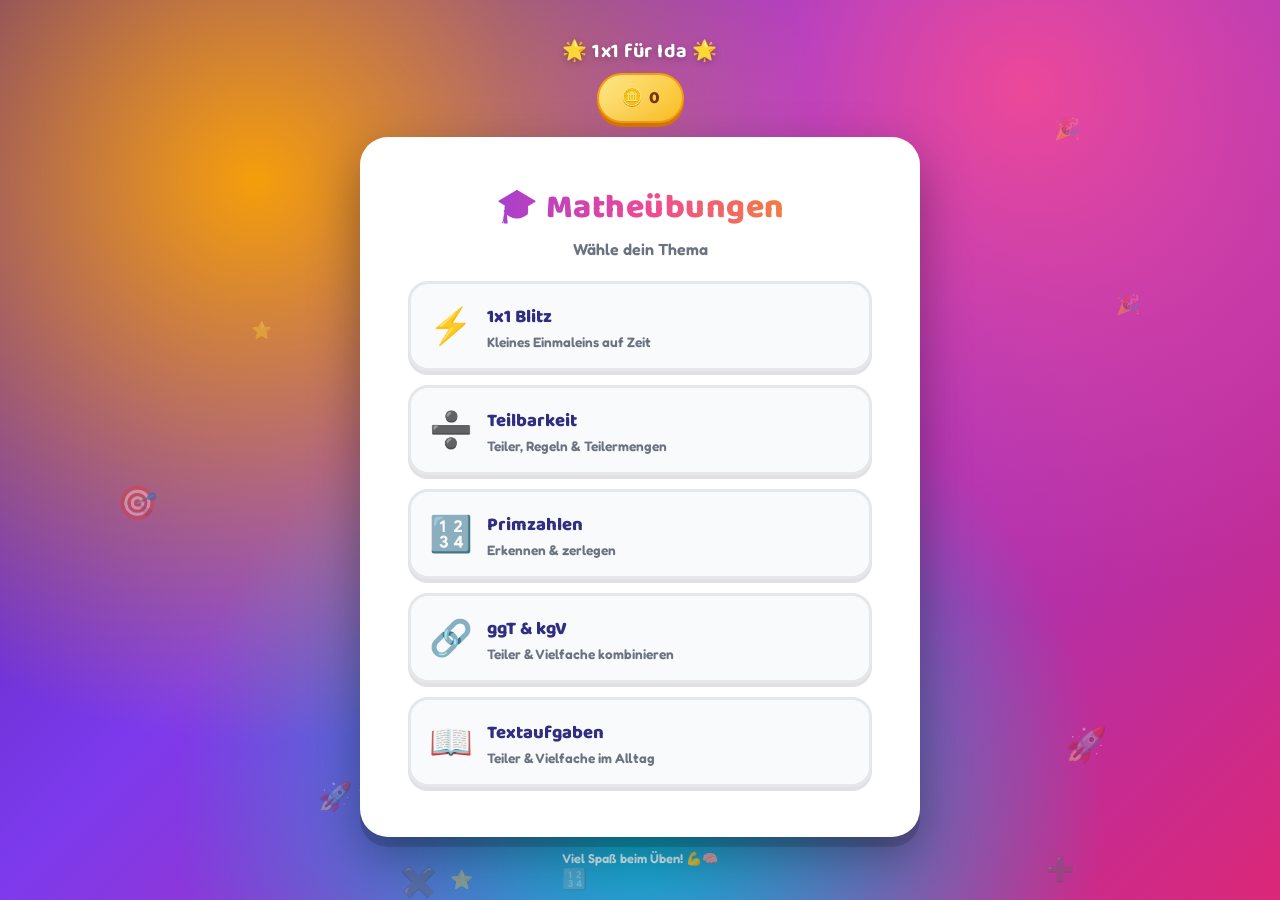
<file: index.html>
<!DOCTYPE html>
<html lang="de">
<head>
<meta charset="UTF-8">
<meta name="viewport" content="width=device-width, initial-scale=1.0, maximum-scale=1, user-scalable=no">
<title>1x1 Blitz – Das Einmaleins-Rennen</title>
<link rel="preconnect" href="https://fonts.googleapis.com">
<link rel="preconnect" href="https://fonts.gstatic.com" crossorigin>
<link href="https://fonts.googleapis.com/css2?family=Baloo+2:wght@500;700;800&family=Fredoka:wght@500;600;700&display=swap" rel="stylesheet">
<style>
  :root{
    --bg1:#7C3AED;
    --bg2:#EC4899;
    --bg3:#F59E0B;
    --card:#ffffff;
    --ink:#231942;
    --accent:#22C55E;
    --accent-dark:#16A34A;
    --danger:#EF4444;
    --danger-dark:#B91C1C;
    --blue:#3B82F6;
    --yellow:#FBBF24;
    --shadow: 0 10px 0 rgba(0,0,0,0.15);
  }
  *{box-sizing:border-box;-webkit-tap-highlight-color:transparent;}
  html,body{height:100%;}
  body{
    margin:0;
    min-height:100vh;
    font-family:'Fredoka', sans-serif;
    color:var(--ink);
    background: radial-gradient(circle at 20% 20%, var(--bg3), transparent 45%),
                radial-gradient(circle at 80% 10%, var(--bg2), transparent 40%),
                radial-gradient(circle at 50% 90%, #06B6D4, transparent 45%),
                linear-gradient(135deg, #4C1D95, #7C3AED 40%, #DB2777 100%);
    background-attachment: fixed;
    display:flex;
    align-items:center;
    justify-content:center;
    padding:16px;
    overflow-x:hidden;
  }

  .stars{
    position:fixed; inset:0; pointer-events:none; z-index:0; overflow:hidden;
  }
  .stars span{
    position:absolute; font-size:22px; opacity:.35; animation: float 9s ease-in-out infinite;
  }

  @keyframes float{
    0%,100%{ transform: translateY(0) rotate(0deg); }
    50%{ transform: translateY(-24px) rotate(15deg); }
  }

  .app{
    position:relative;
    z-index:1;
    width:100%;
    max-width:clamp(320px, 92vw, 480px);
  }

  .card{
    background:var(--card);
    border-radius:28px;
    padding: clamp(18px, 5vw, 28px) clamp(14px, 4.5vw, 24px) clamp(20px, 5.5vw, 32px);
    box-shadow: var(--shadow), 0 20px 50px rgba(0,0,0,0.35);
    border:4px solid #ffffff55;
    position:relative;
    overflow:hidden;
  }

  .title{
    font-family:'Baloo 2', sans-serif;
    font-weight:800;
    text-align:center;
    font-size:clamp(1.5rem, 6vw, 2.1rem);
    margin:0 0 4px;
    background: linear-gradient(90deg, #7C3AED, #EC4899, #F59E0B);
    -webkit-background-clip:text;
    background-clip:text;
    color:transparent;
    letter-spacing:0.5px;
  }
  .subtitle{
    text-align:center;
    font-size:1rem;
    color:#6B7280;
    margin:0 0 22px;
    font-weight:600;
  }
  .name-heading{
    font-family:'Baloo 2', sans-serif;
    font-weight:700;
    text-align:center;
    font-size:1.1rem;
    margin:0 0 6px;
    color:#fff;
    text-shadow: 0 2px 6px rgba(0,0,0,0.25);
    letter-spacing:0.5px;
  }

  /* --- Start Screen --- */
  .section{ display:none; }
  .section.active{ display:block; animation: pop .35s ease; }
  @keyframes pop{ from{ opacity:0; transform: scale(.92);} to{opacity:1; transform:scale(1);} }

  .field-label{
    font-weight:700;
    font-size:0.95rem;
    color:#4C1D95;
    margin: 16px 0 8px;
  }

  .chip-row{
    display:flex;
    flex-wrap:wrap;
    gap:8px;
  }
  .chip{
    flex:1 1 auto;
    min-width:64px;
    padding:12px 10px;
    border-radius:14px;
    border:3px solid #E5E7EB;
    background:#F9FAFB;
    font-family:'Fredoka', sans-serif;
    font-weight:700;
    font-size:0.95rem;
    color:#374151;
    cursor:pointer;
    text-align:center;
    transition: all .15s ease;
    user-select:none;
  }
  .chip:hover{ transform: translateY(-2px); }
  .chip.selected{
    background: linear-gradient(135deg, #7C3AED, #EC4899);
    border-color:#7C3AED;
    color:#fff;
    box-shadow: 0 6px 0 #5B21B6;
    transform: translateY(-2px);
  }

  .start-btn{
    margin-top:26px;
    width:100%;
    padding:18px;
    border:none;
    border-radius:18px;
    background: linear-gradient(135deg, var(--accent), var(--accent-dark));
    color:#fff;
    font-family:'Baloo 2', sans-serif;
    font-weight:800;
    font-size:1.3rem;
    letter-spacing:0.5px;
    box-shadow: 0 6px 0 #15803D;
    cursor:pointer;
    transition: transform .1s ease, box-shadow .1s ease;
  }
  .start-btn:active{ transform: translateY(4px); box-shadow: 0 2px 0 #15803D; }

  .best-row{
    display:flex;
    justify-content:center;
    gap:18px;
    margin-top:18px;
    flex-wrap:wrap;
  }
  .best-pill{
    background:#FEF3C7;
    color:#92400E;
    font-weight:700;
    font-size:0.85rem;
    padding:8px 14px;
    border-radius:100px;
    border:2px solid #FDE68A;
  }

  /* --- Game screen --- */
  .hud{
    display:flex;
    justify-content:space-between;
    align-items:center;
    gap:10px;
    margin-bottom:18px;
  }
  .hud-box{
    flex:1;
    background:#F3F4F6;
    border-radius:16px;
    padding:10px 8px;
    text-align:center;
  }
  .hud-box .val{
    font-family:'Baloo 2', sans-serif;
    font-weight:800;
    font-size:1.4rem;
    line-height:1;
  }
  .hud-box .lbl{
    font-size:0.68rem;
    text-transform:uppercase;
    letter-spacing:0.06em;
    color:#6B7280;
    font-weight:700;
    margin-top:2px;
  }
  #hud-time.warn .val{ color:var(--danger); animation: shake .4s infinite; }
  @keyframes shake{
    0%,100%{ transform: translateX(0); }
    25%{ transform: translateX(-2px); }
    75%{ transform: translateX(2px); }
  }
  #hud-score .val{ color:var(--accent-dark); }
  #hud-streak .val{ color:#D97706; }

  .timer-track{
    height:14px;
    background:#E5E7EB;
    border-radius:100px;
    overflow:hidden;
    margin-bottom:22px;
    border:2px solid #D1D5DB;
  }
  .timer-fill{
    height:100%;
    width:100%;
    border-radius:100px;
    background: linear-gradient(90deg, #22C55E, #FBBF24, #EF4444);
    transition: width .12s linear;
  }

  .problem-card{
    background: linear-gradient(135deg, #EEF2FF, #FDF4FF);
    border-radius:22px;
    padding:26px 10px;
    text-align:center;
    border:3px dashed #C4B5FD;
    margin-bottom:20px;
    position:relative;
  }
  .problem{
    font-family:'Baloo 2', sans-serif;
    font-weight:800;
    font-size:clamp(1.9rem, 10vw, 3rem);
    color:#312E81;
    letter-spacing:1px;
  }
  .feedback-flash{
    position:absolute;
    inset:0;
    border-radius:19px;
    pointer-events:none;
    opacity:0;
  }
  .feedback-flash.correct{ background:rgba(34,197,94,0.25); opacity:1; animation: fadeOut .5s ease forwards; }
  .feedback-flash.wrong{ background:rgba(239,68,68,0.25); opacity:1; animation: fadeOut .5s ease forwards; }
  @keyframes fadeOut{ to{ opacity:0; } }

  .answer-input{
    width:100%;
    font-family:'Baloo 2', sans-serif;
    font-size:clamp(1.5rem, 7vw, 2.2rem);
    font-weight:800;
    text-align:center;
    padding:14px 10px;
    border-radius:18px;
    border:4px solid #A78BFA;
    outline:none;
    color:#312E81;
    background:#fff;
    -moz-appearance: textfield;
  }
  .answer-input::-webkit-outer-spin-button,
  .answer-input::-webkit-inner-spin-button{ -webkit-appearance:none; margin:0; }
  .answer-input:focus{ border-color:#EC4899; box-shadow: 0 0 0 4px #EC489933; }

  .keypad{
    display:grid;
    grid-template-columns:repeat(3,1fr);
    gap:8px;
    margin-top:14px;
  }
  .key{
    padding:14px 0;
    font-family:'Baloo 2', sans-serif;
    font-weight:700;
    font-size:1.2rem;
    border-radius:14px;
    border:none;
    background:#F3F4F6;
    color:#312E81;
    cursor:pointer;
    box-shadow: 0 4px 0 #D1D5DB;
  }
  .key:active{ transform: translateY(3px); box-shadow:none; }
  .key.wide{ grid-column:span 1; }
  .key.enter{
    background: linear-gradient(135deg, var(--accent), var(--accent-dark));
    color:#fff;
    box-shadow: 0 4px 0 #15803D;
  }
  .key.del{
    background: linear-gradient(135deg, #F87171, var(--danger-dark));
    color:#fff;
    box-shadow: 0 4px 0 #991B1B;
  }

  /* --- Result screen --- */
  .result-emoji{
    text-align:center;
    font-size:4rem;
    margin-bottom:6px;
  }
  .result-title{
    font-family:'Baloo 2', sans-serif;
    font-weight:800;
    text-align:center;
    font-size:1.6rem;
    margin:0 0 18px;
    color:#4C1D95;
  }
  .stats-grid{
    display:grid;
    grid-template-columns:1fr 1fr;
    gap:10px;
    margin-bottom:18px;
  }
  .stat{
    background:#F9FAFB;
    border-radius:16px;
    padding:14px;
    text-align:center;
    border:2px solid #F3F4F6;
  }
  .stat .num{
    font-family:'Baloo 2', sans-serif;
    font-weight:800;
    font-size:1.6rem;
    color:#7C3AED;
  }
  .stat .lbl{
    font-size:0.75rem;
    color:#6B7280;
    font-weight:700;
    margin-top:2px;
  }
  .new-best{
    text-align:center;
    background: linear-gradient(135deg,#FDE68A,#FBBF24);
    border-radius:14px;
    padding:10px;
    font-weight:800;
    color:#78350F;
    margin-bottom:16px;
    animation: pop .4s ease;
  }
  .miss-list{
    background:#FEF2F2;
    border:2px solid #FECACA;
    border-radius:14px;
    padding:12px 14px;
    margin-bottom:18px;
    font-size:0.9rem;
    color:#991B1B;
    max-height:120px;
    overflow-y:auto;
  }
  .miss-list strong{ display:block; margin-bottom:6px; }
  .btn-row{ display:flex; gap:10px; }
  .btn-row .start-btn{ margin-top:0; }
  .secondary-btn{
    flex:1;
    background:#F3F4F6;
    color:#374151;
    box-shadow: 0 6px 0 #D1D5DB;
  }
  .stats-link-btn{
    margin-top:12px;
    padding:13px;
    font-size:1rem;
  }

  /* --- Stats screen --- */
  .stats-intro{
    text-align:center;
    color:#6B7280;
    font-weight:600;
    font-size:0.9rem;
    margin:-6px 0 16px;
  }
  .stats-empty{
    text-align:center;
    color:#6B7280;
    font-weight:600;
    padding:30px 10px;
  }
  .stats-list{
    max-height:380px;
    overflow-y:auto;
    display:flex;
    flex-direction:column;
    gap:8px;
    margin-bottom:18px;
    padding-right:2px;
  }
  .stat-row{
    display:flex;
    justify-content:space-between;
    align-items:center;
    gap:10px;
    padding:10px 14px;
    border-radius:14px;
    border:2px solid;
  }
  .stat-row-problem{
    font-family:'Baloo 2', sans-serif;
    font-weight:700;
    font-size:1rem;
  }
  .stat-row-meta{
    font-size:0.78rem;
    font-weight:700;
    text-align:right;
    white-space:nowrap;
  }
  .stat-bad{ background:#FEF2F2; border-color:#FECACA; color:#991B1B; }
  .stat-mid{ background:#FFFBEB; border-color:#FDE68A; color:#92400E; }
  .stat-good{ background:#F0FDF4; border-color:#BBF7D0; color:#166534; }
  .stat-new{ background:#F3F4F6; border-color:#E5E7EB; color:#4B5563; }

  /* --- Main menu (topic selection) --- */
  .menu-card-list{ display:flex; flex-direction:column; gap:14px; margin-top:6px; }
  .menu-card{
    display:flex;
    align-items:center;
    gap:14px;
    width:100%;
    text-align:left;
    padding:18px;
    border-radius:20px;
    border:3px solid #E5E7EB;
    background:#F9FAFB;
    cursor:pointer;
    transition: all .15s ease;
    box-shadow:0 4px 0 #E0E0E5;
    font-family:'Fredoka', sans-serif;
  }
  .menu-card:active{ transform:translateY(3px); box-shadow:none; }
  .menu-card-icon{ font-size:2.2rem; flex-shrink:0; }
  .menu-card-text{ display:flex; flex-direction:column; gap:2px; }
  .menu-card-title{ font-family:'Baloo 2', sans-serif; font-weight:800; font-size:1.15rem; color:#312E81; }
  .menu-card-desc{ font-size:0.85rem; color:#6B7280; font-weight:600; }

  .topic-back-btn{
    display:inline-block;
    margin-bottom:14px;
    padding:8px 14px;
    border-radius:100px;
    border:2px solid #E5E7EB;
    background:#F9FAFB;
    color:#4B5563;
    font-family:'Fredoka', sans-serif;
    font-weight:700;
    font-size:0.82rem;
    cursor:pointer;
  }

  /* --- Worksheet-style exercises (Teilbarkeit / Primzahlen) --- */
  .mini-input{
    width:58px;
    font-family:'Baloo 2', sans-serif;
    font-weight:800;
    font-size:1.05rem;
    text-align:center;
    padding:10px 4px;
    border-radius:12px;
    border:3px solid #A78BFA;
    outline:none;
    color:#312E81;
    background:#fff;
  }
  .mini-input:focus{ border-color:#EC4899; box-shadow:0 0 0 3px #EC489933; }
  .mini-input.field-correct{ background:#F0FDF4; border-color:#22C55E; }
  .mini-input.field-wrong{ background:#FEF2F2; border-color:#EF4444; }

  .toggle-chip{
    flex:1 1 auto;
    min-width:60px;
    padding:14px 10px;
    border-radius:14px;
    border:3px solid #E5E7EB;
    background:#F9FAFB;
    font-family:'Baloo 2', sans-serif;
    font-weight:700;
    font-size:1rem;
    color:#374151;
    cursor:pointer;
    text-align:center;
    transition: all .15s ease;
    user-select:none;
  }
  .toggle-chip.active{ background: linear-gradient(135deg, #7C3AED, #EC4899); border-color:#7C3AED; color:#fff; }
  .toggle-chip.active:not(.prime-chip)::after{ content:' ✗'; }
  .toggle-chip.field-correct{ background:#F0FDF4; border-color:#22C55E; color:#166534; }
  .toggle-chip.field-wrong{ background:#FEF2F2; border-color:#EF4444; color:#991B1B; }

  .prime-choice.selected{ background: linear-gradient(135deg, #7C3AED, #EC4899); color:#fff; box-shadow:0 6px 0 #5B21B6; }
  .prime-choice.field-correct{ background: linear-gradient(135deg, #22C55E, #16A34A); color:#fff; box-shadow:0 6px 0 #15803D; }
  .prime-choice.field-wrong{ background: linear-gradient(135deg, #F87171, #B91C1C); color:#fff; box-shadow:0 6px 0 #991B1B; }

  .house-label{ font-weight:700; color:#4C1D95; margin-bottom:10px; text-align:center; font-size:1.02rem; }
  .divisor-grid{ display:flex; flex-wrap:wrap; gap:8px; justify-content:center; }
  .factor-row{ display:flex; flex-wrap:wrap; gap:8px; justify-content:center; align-items:center; }
  .factor-x{ font-weight:800; font-size:1.2rem; color:#7C3AED; }

  .rule-sentence{ font-size:1.05rem; line-height:2.4; text-align:center; color:#312E81; font-weight:600; }
  .rule-input{ width:110px; font-size:0.95rem; }

  .seq-row{ display:flex; flex-wrap:wrap; gap:6px; align-items:center; justify-content:center; }
  .seq-set-label{ font-family:'Baloo 2', sans-serif; font-weight:800; font-size:1.1rem; color:#4C1D95; margin-right:4px; }
  .seq-brace{ font-size:1.4rem; font-weight:800; color:#7C3AED; }
  .seq-fixed{ min-width:34px; padding:6px 4px; text-align:center; font-weight:700; color:#312E81; }
  .seq-box{ width:52px; }

  .prime-grid{ display:grid; grid-template-columns:repeat(3,1fr); gap:8px; }
  .prime-chip{ font-size:1.3rem; padding:16px 0; }

  .worksheet-hint{ text-align:center; color:#6B7280; font-weight:600; font-size:0.85rem; margin-top:12px; }
  .word-problem-text{
    font-size:1.02rem;
    line-height:1.6;
    color:#312E81;
    font-weight:600;
    text-align:left;
    padding:4px 2px;
  }
  .formula-display{
    font-family:'Baloo 2', sans-serif;
    font-weight:800;
    font-size:clamp(1.5rem, 8vw, 2.3rem);
    color:#312E81;
    text-align:center;
    margin:6px 0 10px;
  }

  /* --- Sequential answer parts (keypad/choice-driven, no separate Prüfen) --- */
  .mini-input-display{
    display:flex; align-items:center; justify-content:center;
    width:52px; min-height:40px;
    font-family:'Baloo 2', sans-serif; font-weight:800; font-size:1.05rem;
    border-radius:12px; border:3px solid #E5E7EB; color:#312E81; background:#F9FAFB;
  }
  .mini-input-display.part-active{ border-color:#A78BFA; background:#fff; box-shadow:0 0 0 3px #A78BFA33; animation: pulseSlot 1s ease-in-out infinite; }
  .mini-input-display.part-pending{ opacity:.45; }
  .mini-input-display.field-correct{ background:#F0FDF4; border-color:#22C55E; color:#166534; }
  .mini-input-display.field-wrong{ background:#FEF2F2; border-color:#EF4444; color:#991B1B; }
  @keyframes pulseSlot{ 0%,100%{ box-shadow:0 0 0 3px #A78BFA33; } 50%{ box-shadow:0 0 0 6px #A78BFA55; } }

  .rule-slot{
    display:inline-flex; align-items:center; justify-content:center;
    min-width:30px; padding:3px 8px; margin:0 2px;
    border-radius:8px; border:2px solid #E5E7EB; background:#F9FAFB; color:#312E81; font-weight:800;
  }
  .rule-slot.part-active{ border-color:#A78BFA; background:#fff; box-shadow:0 0 0 3px #A78BFA33; }
  .rule-slot.part-pending{ opacity:.45; }
  .rule-slot.field-correct{ background:#F0FDF4; border-color:#22C55E; color:#166534; }
  .rule-slot.field-wrong{ background:#FEF2F2; border-color:#EF4444; color:#991B1B; }

  .toggle-chip.part-active{ border-color:#A78BFA; background:#fff; color:#374151; box-shadow:0 0 0 3px #A78BFA33; animation: pulseSlot 1s ease-in-out infinite; cursor:default; }
  .toggle-chip.part-pending{ opacity:.45; cursor:default; }
  #topic-hud-time.warn .val{ color:var(--danger); animation: shake .4s infinite; }

  /* --- Coins --- */
  .coin-badge{
    position:relative;
    display:flex; align-items:center; justify-content:center; gap:6px;
    width:fit-content; margin:0 auto 14px;
    background: linear-gradient(135deg, #FDE68A, #FBBF24);
    color:#78350F;
    font-family:'Baloo 2', sans-serif;
    font-weight:800;
    font-size:1rem;
    padding:8px 18px;
    border-radius:100px;
    border:2px solid #F59E0B;
    box-shadow:0 4px 0 #D97706;
  }
  @keyframes coinPop{ 0%{ transform:scale(1); } 40%{ transform:scale(1.18); } 100%{ transform:scale(1); } }
  .coin-badge.coin-pop{ animation: coinPop .35s ease; }
  .coin-pop-text{
    position:absolute; top:-16px; right:2px;
    color:#16A34A; font-weight:800; font-size:0.85rem;
    animation: coinFloatUp .9s ease forwards;
    pointer-events:none;
  }
  @keyframes coinFloatUp{ 0%{ opacity:1; transform:translateY(0); } 100%{ opacity:0; transform:translateY(-22px); } }

  /* --- Pause button --- */
  .pause-btn{
    flex:0 0 auto;
    width:44px;
    border-radius:16px;
    border:none;
    background:#F3F4F6;
    color:#4B5563;
    font-size:1.1rem;
    cursor:pointer;
    box-shadow:0 4px 0 #D1D5DB;
    display:flex; align-items:center; justify-content:center;
  }
  .pause-btn:active{ transform:translateY(3px); box-shadow:none; }
  .pause-btn.pause-btn-danger{ background: linear-gradient(135deg, #F87171, #B91C1C); color:#fff; box-shadow:0 4px 0 #991B1B; }

  /* --- Pause / explosion overlays --- */
  .game-overlay{
    position:absolute; inset:0; z-index:20;
    display:flex; flex-direction:column; align-items:center; justify-content:center;
    text-align:center; padding:30px;
    background:rgba(255,255,255,0.97);
    border-radius:28px;
  }
  .overlay-emoji{ font-size:3.6rem; margin-bottom:10px; }
  .overlay-title{ font-family:'Baloo 2', sans-serif; font-weight:800; font-size:1.7rem; color:#4C1D95; }
  .overlay-text{ color:#4B5563; font-weight:600; margin:14px 0 22px; }
  .explosion-overlay{ background: linear-gradient(135deg, #FEE2E2, #FED7AA); }
  .explosion-overlay .overlay-title{ color:#B91C1C; }
  .explosion-shake{ animation: shake .25s infinite; display:inline-block; }
  @keyframes bigShake{
    0%,100%{ transform: translate(0,0) rotate(0); }
    10%{ transform: translate(-6px,4px) rotate(-2deg); }
    20%{ transform: translate(6px,-4px) rotate(2deg); }
    30%{ transform: translate(-8px,2px) rotate(-3deg); }
    40%{ transform: translate(8px,-2px) rotate(3deg); }
    50%{ transform: translate(-5px,3px) rotate(-1deg); }
    60%{ transform: translate(5px,-3px) rotate(1deg); }
    70%{ transform: translate(-3px,2px) rotate(0); }
    80%{ transform: translate(3px,-2px) rotate(0); }
    90%{ transform: translate(-1px,1px) rotate(0); }
  }
  .card.exploding{ animation: bigShake .5s ease; }

  footer{
    text-align:center;
    color:#ffffffcc;
    font-size:0.8rem;
    margin-top:14px;
    font-weight:600;
  }

  /* Very small phones: tighten spacing further (font sizes already scale via clamp()) */
  @media (max-width:340px){
    .card{ padding:16px 12px 20px; }
    .keypad{ gap:6px; }
    .key{ padding:11px 0; font-size:1.05rem; }
    .mini-input-display{ width:44px; min-height:36px; font-size:0.95rem; }
    .divisor-grid, .factor-row{ gap:6px; }
  }

  /* Tablets / desktop: let the card breathe a bit more instead of staying phone-sized */
  @media (min-width:700px){
    .app{ max-width:560px; }
    .card{ padding:40px 44px 46px; }
    .name-heading{ font-size:1.25rem; }
    .coin-badge{ font-size:1.1rem; padding:9px 22px; }
    .mini-input-display{ width:60px; min-height:46px; font-size:1.15rem; }
    .prime-chip{ font-size:1.4rem; padding:18px 0; }
  }
</style>
</head>
<body>

<div class="stars" id="stars"></div>

<div class="app">
  <h2 class="name-heading">🌟 1x1 für Ida 🌟</h2>
  <div class="coin-badge" id="coinBadge">🪙 <span id="coinBadgeVal">0</span></div>
  <div class="card">
    <h1 class="title" id="mainTitle">🎓 Matheübungen</h1>
    <p class="subtitle" id="subtitleText">Wähle dein Thema</p>

    <!-- MAIN MENU -->
    <section class="section active" id="screen-menu">
      <div class="menu-card-list">
        <button class="menu-card" id="menuCard-1x1">
          <span class="menu-card-icon">⚡</span>
          <span class="menu-card-text">
            <span class="menu-card-title">1x1 Blitz</span>
            <span class="menu-card-desc">Kleines Einmaleins auf Zeit</span>
          </span>
        </button>
        <button class="menu-card" id="menuCard-teilbarkeit">
          <span class="menu-card-icon">➗</span>
          <span class="menu-card-text">
            <span class="menu-card-title">Teilbarkeit</span>
            <span class="menu-card-desc">Teiler, Regeln &amp; Teilermengen</span>
          </span>
        </button>
        <button class="menu-card" id="menuCard-primzahlen">
          <span class="menu-card-icon">🔢</span>
          <span class="menu-card-text">
            <span class="menu-card-title">Primzahlen</span>
            <span class="menu-card-desc">Erkennen &amp; zerlegen</span>
          </span>
        </button>
        <button class="menu-card" id="menuCard-ggtkgv">
          <span class="menu-card-icon">🔗</span>
          <span class="menu-card-text">
            <span class="menu-card-title">ggT &amp; kgV</span>
            <span class="menu-card-desc">Teiler &amp; Vielfache kombinieren</span>
          </span>
        </button>
        <button class="menu-card" id="menuCard-textaufgaben">
          <span class="menu-card-icon">📖</span>
          <span class="menu-card-text">
            <span class="menu-card-title">Textaufgaben</span>
            <span class="menu-card-desc">Teiler &amp; Vielfache im Alltag</span>
          </span>
        </button>
      </div>
    </section>

    <!-- START SCREEN -->
    <section class="section" id="screen-start">
      <button class="topic-back-btn" id="backFrom1x1">🏠 Hauptmenü</button>
      <div class="field-label">🎯 Wähle deine Zeit</div>
      <div class="chip-row" id="time-chips">
        <div class="chip" data-time="30">30 Sek</div>
        <div class="chip selected" data-time="60">60 Sek</div>
        <div class="chip" data-time="90">90 Sek</div>
        <div class="chip" data-time="120">120 Sek</div>
      </div>

      <div class="field-label">🔥 Schwierigkeit</div>
      <div class="chip-row" id="diff-chips">
        <div class="chip" data-diff="easy">Einfach<br><small>1–5</small></div>
        <div class="chip selected" data-diff="medium">Mittel<br><small>1–10</small></div>
        <div class="chip" data-diff="hard">Profi<br><small>1–12</small></div>
      </div>

      <button class="start-btn" id="startBtn">🚀 Los geht's!</button>
      <button class="start-btn secondary-btn stats-link-btn" id="statsBtn">📊 Statistik ansehen</button>

      <div class="best-row" id="bestRow"></div>
    </section>

    <!-- GAME SCREEN -->
    <section class="section" id="screen-game">
      <div class="hud">
        <div class="hud-box" id="hud-time"><div class="val" id="timeVal">60</div><div class="lbl">Sekunden</div></div>
        <div class="hud-box" id="hud-score"><div class="val" id="scoreVal">0</div><div class="lbl">Punkte</div></div>
        <div class="hud-box" id="hud-streak"><div class="val" id="streakVal">0</div><div class="lbl">Serie</div></div>
        <button class="pause-btn" id="pauseBtn1x1" title="Pause">⏸️</button>
      </div>
      <div class="timer-track"><div class="timer-fill" id="timerFill"></div></div>

      <div class="problem-card">
        <div class="feedback-flash" id="flash"></div>
        <div class="problem" id="problemText">7 × 8</div>
      </div>

      <input type="text" inputmode="none" class="answer-input" id="answerInput" placeholder="?" autocomplete="off" maxlength="3">

      <div class="keypad" id="keypad">
        <button class="key" data-k="1">1</button><button class="key" data-k="2">2</button><button class="key" data-k="3">3</button>
        <button class="key" data-k="4">4</button><button class="key" data-k="5">5</button><button class="key" data-k="6">6</button>
        <button class="key" data-k="7">7</button><button class="key" data-k="8">8</button><button class="key" data-k="9">9</button>
        <button class="key del" data-k="del">⌫</button><button class="key" data-k="0">0</button><button class="key enter" data-k="enter">✓</button>
      </div>
    </section>

    <!-- RESULT SCREEN -->
    <section class="section" id="screen-result">
      <div class="result-emoji" id="resultEmoji">🏆</div>
      <h2 class="result-title" id="resultTitle">Super gemacht!</h2>
      <div class="new-best" id="newBestBanner" style="display:none;">🌟 Neuer Highscore! 🌟</div>
      <div class="new-best" id="coinsEarnedBanner1x1" style="display:none;">🪙 +<span id="coinsEarnedVal1x1">0</span> Münzen verdient!</div>
      <div class="stats-grid">
        <div class="stat"><div class="num" id="statScore">0</div><div class="lbl">Punkte</div></div>
        <div class="stat"><div class="num" id="statCorrect">0</div><div class="lbl">Richtig</div></div>
        <div class="stat"><div class="num" id="statBestStreak">0</div><div class="lbl">Beste Serie</div></div>
        <div class="stat"><div class="num" id="statAccuracy">0%</div><div class="lbl">Genauigkeit</div></div>
      </div>
      <div class="miss-list" id="missList" style="display:none;">
        <strong>Das üben wir noch:</strong>
        <div id="missItems"></div>
      </div>
      <div class="btn-row">
        <button class="start-btn secondary-btn" id="menuBtn">🏠 Menü</button>
        <button class="start-btn" id="retryBtn">🔁 Nochmal</button>
      </div>
    </section>

    <!-- STATS SCREEN -->
    <section class="section" id="screen-stats">
      <h2 class="result-title">📊 Deine Statistik</h2>
      <p class="stats-intro">🔴 noch üben · 🟡 wird besser · 🟢 sitzt schon gut</p>
      <div class="stats-empty" id="statsEmpty" style="display:none;">
        Noch keine Aufgaben gelöst.<br>Starte eine Runde, dann siehst du hier deinen Fortschritt! 🚀
      </div>
      <div class="stats-list" id="statsList"></div>
      <button class="start-btn secondary-btn" id="statsBackBtn">🏠 Zurück zum Menü</button>
    </section>

    <!-- TOPIC START SCREEN (shared: Teilbarkeit / Primzahlen) -->
    <section class="section" id="screen-topic-start">
      <button class="topic-back-btn" id="backFromTopicStart">🏠 Hauptmenü</button>
      <div class="field-label">🎯 Wähle deine Zeit</div>
      <div class="chip-row" id="topic-time-chips">
        <div class="chip" data-time="30">30 Sek</div>
        <div class="chip selected" data-time="60">60 Sek</div>
        <div class="chip" data-time="90">90 Sek</div>
        <div class="chip" data-time="120">120 Sek</div>
      </div>
      <button class="start-btn" id="topicStartBtn">🚀 Los geht's!</button>
      <button class="start-btn secondary-btn stats-link-btn" id="topicStatsBtn">📊 Statistik ansehen</button>
    </section>

    <!-- TOPIC GAME SCREEN (shared: Teilbarkeit / Primzahlen) -->
    <section class="section" id="screen-topic-game">
      <div class="hud">
        <div class="hud-box" id="topic-hud-time"><div class="val" id="topicTimeVal">60</div><div class="lbl">Sekunden</div></div>
        <div class="hud-box" id="topic-hud-score"><div class="val" id="topicScoreVal">0</div><div class="lbl">Richtig</div></div>
        <button class="pause-btn" id="pauseBtnTopic" title="Pause">⏸️</button>
      </div>
      <div class="timer-track"><div class="timer-fill" id="topicTimerFill"></div></div>

      <div class="problem-card" id="topicQuestionCard">
        <div class="feedback-flash" id="topicFlash"></div>
        <div id="topicQuestionLabel" class="worksheet-hint" style="margin-top:0;">Aufgabe</div>
        <div id="worksheetQuestion"></div>
      </div>

      <input type="text" inputmode="none" class="answer-input" id="topicAnswerInput" placeholder="?" autocomplete="off" maxlength="4" style="display:none;">
      <div class="keypad" id="topicKeypad" style="display:none;">
        <button class="key" data-k="1">1</button><button class="key" data-k="2">2</button><button class="key" data-k="3">3</button>
        <button class="key" data-k="4">4</button><button class="key" data-k="5">5</button><button class="key" data-k="6">6</button>
        <button class="key" data-k="7">7</button><button class="key" data-k="8">8</button><button class="key" data-k="9">9</button>
        <button class="key del" data-k="del">⌫</button><button class="key" data-k="0">0</button><button class="key enter" data-k="enter">✓</button>
      </div>
      <div class="btn-row" id="topicChoiceBtns" style="display:none;"></div>

      <button class="start-btn" id="nextBtn" style="display:none;">➡️ Weiter</button>
    </section>

    <!-- TOPIC RESULT SCREEN (shared: Teilbarkeit / Primzahlen) -->
    <section class="section" id="screen-topic-result">
      <div class="result-emoji" id="topicResultEmoji">🏆</div>
      <h2 class="result-title" id="topicResultTitle">Super gemacht!</h2>
      <div class="new-best" id="coinsEarnedBannerTopic" style="display:none;">🪙 +<span id="coinsEarnedValTopic">0</span> Münzen verdient!</div>
      <div class="stats-grid">
        <div class="stat"><div class="num" id="topicStatCorrect">0</div><div class="lbl">Richtig</div></div>
        <div class="stat"><div class="num" id="topicStatAccuracy">0%</div><div class="lbl">Genauigkeit</div></div>
      </div>
      <div class="miss-list" id="topicMissList" style="display:none;">
        <strong>Das üben wir noch:</strong>
        <div id="topicMissItems"></div>
      </div>
      <div class="btn-row">
        <button class="start-btn secondary-btn" id="topicMenuBtn">🏠 Menü</button>
        <button class="start-btn" id="topicRetryBtn">🔁 Nochmal</button>
      </div>
    </section>

    <!-- TOPIC STATS SCREEN (shared: Teilbarkeit / Primzahlen) -->
    <section class="section" id="screen-topic-stats">
      <h2 class="result-title">📊 Deine Statistik</h2>
      <p class="stats-intro">🔴 noch üben · 🟡 wird besser · 🟢 sitzt schon gut</p>
      <div class="stats-empty" id="topicStatsEmpty" style="display:none;">
        Noch keine Aufgaben gelöst.<br>Starte eine Runde, dann siehst du hier deinen Fortschritt! 🚀
      </div>
      <div class="stats-list" id="topicStatsList"></div>
      <button class="start-btn secondary-btn" id="topicStatsBackBtn">🏠 Zurück</button>
    </section>

    <!-- PAUSE / EXPLOSION overlays (shared across 1x1 and topic games) -->
    <div class="game-overlay" id="pauseOverlay" style="display:none;">
      <div class="overlay-emoji">⏸️</div>
      <div class="overlay-title">Pause</div>
      <p class="overlay-text">Kurz durchatmen! Du hast deine einzige Pause für diese Runde jetzt benutzt – ein zweites Mal drücken geht nicht gut aus... 😏</p>
      <button class="start-btn" id="resumeBtn">▶️ Weiter geht's!</button>
    </div>
    <div class="game-overlay explosion-overlay" id="explosionOverlay" style="display:none;">
      <div class="overlay-emoji explosion-shake">💥🤯💥</div>
      <div class="overlay-title">BUMM!</div>
      <p class="overlay-text">„Mehr Pause als rechnen geht nicht!!!"</p>
      <button class="start-btn secondary-btn" id="explosionMenuBtn">🏠 Zurück zum Menü</button>
    </div>
  </div>
  <footer>Viel Spaß beim Üben! 💪🧠</footer>
</div>

<script>
(function(){
  "use strict";

  // ---------- Background floating decorations ----------
  const emojis = ["✨","⭐","🎉","🔢","➕","✖️","🎯","🚀"];
  const starsEl = document.getElementById('stars');
  for(let i=0;i<14;i++){
    const s = document.createElement('span');
    s.textContent = emojis[Math.floor(Math.random()*emojis.length)];
    s.style.left = Math.random()*100+'vw';
    s.style.top = Math.random()*100+'vh';
    s.style.animationDelay = (Math.random()*5)+'s';
    s.style.fontSize = (14+Math.random()*20)+'px';
    starsEl.appendChild(s);
  }

  // ---------- Sound (WebAudio, no assets needed) ----------
  let audioCtx = null;
  function beep(freq, dur, type){
    try{
      if(!audioCtx) audioCtx = new (window.AudioContext||window.webkitAudioContext)();
      const o = audioCtx.createOscillator();
      const g = audioCtx.createGain();
      o.type = type || 'sine';
      o.frequency.value = freq;
      g.gain.value = 0.08;
      o.connect(g); g.connect(audioCtx.destination);
      o.start();
      g.gain.exponentialRampToValueAtTime(0.0001, audioCtx.currentTime + dur);
      o.stop(audioCtx.currentTime + dur);
    }catch(e){}
  }
  function sfxCorrect(){ beep(880,0.12,'triangle'); setTimeout(()=>beep(1200,0.14,'triangle'),80); }
  function sfxWrong(){ beep(160,0.25,'sawtooth'); }
  function sfxEnd(){ beep(660,0.15,'square'); setTimeout(()=>beep(880,0.15,'square'),150); setTimeout(()=>beep(1100,0.25,'square'),300); }
  function sfxBoom(){ beep(90,0.4,'sawtooth'); setTimeout(()=>beep(60,0.5,'sawtooth'),120); }

  // ---------- Coins (persistent across the whole session/app) ----------
  const COINS_KEY = 'einmaleins_blitz_coins_v1';
  function loadCoins(){ try{ return parseInt(localStorage.getItem(COINS_KEY),10) || 0; }catch(e){ return 0; } }
  function saveCoins(v){ try{ localStorage.setItem(COINS_KEY, String(v)); }catch(e){} }
  let totalCoins = loadCoins();
  const coinBadge = document.getElementById('coinBadge');
  const coinBadgeVal = document.getElementById('coinBadgeVal');
  function updateCoinBadge(){ coinBadgeVal.textContent = totalCoins; }
  function popCoinGain(n){
    if(n <= 0) return;
    coinBadge.classList.remove('coin-pop');
    void coinBadge.offsetWidth;
    coinBadge.classList.add('coin-pop');
    const pop = document.createElement('span');
    pop.className = 'coin-pop-text';
    pop.textContent = '+' + n;
    coinBadge.appendChild(pop);
    setTimeout(()=>pop.remove(), 900);
  }
  function addCoins(n){
    if(n <= 0) return;
    totalCoins += n;
    saveCoins(totalCoins);
    updateCoinBadge();
    popCoinGain(n);
  }
  // Speed bonus for a single answer: faster correct answers earn more coins.
  function speedCoins(elapsedMs, fastMs, mediumMs){
    if(elapsedMs < fastMs) return 3;
    if(elapsedMs < mediumMs) return 2;
    return 1;
  }
  // End-of-round bonus based on overall accuracy.
  function resultBonusCoins(accuracy){
    if(accuracy >= 90) return 15;
    if(accuracy >= 75) return 8;
    if(accuracy >= 50) return 3;
    return 0;
  }
  updateCoinBadge();

  // ---------- Pause & "explosion" gag (shared across 1x1 and topic games) ----------
  let activeGameMode = null; // '1x1' | 'topic' | null
  let pauseUsedThisRound = false;
  let isPaused = false;
  let topicAutoAdvancePendingResume = false;
  const pauseOverlay = document.getElementById('pauseOverlay');
  const explosionOverlay = document.getElementById('explosionOverlay');
  const gameCard = document.querySelector('.card');

  function resetPauseForNewRound(){
    pauseUsedThisRound = false;
    isPaused = false;
    pauseOverlay.style.display = 'none';
    explosionOverlay.style.display = 'none';
    document.querySelectorAll('.pause-btn').forEach(b=>b.classList.remove('pause-btn-danger'));
  }
  function handlePausePress(){
    if(isPaused || !activeGameMode) return;
    if(!pauseUsedThisRound){
      pauseUsedThisRound = true;
      isPaused = true;
      if(activeGameMode === '1x1'){ clearInterval(timerId); }
      else if(activeGameMode === 'topic'){
        clearInterval(topicTimerId);
        if(topicAutoAdvanceTimer){ clearTimeout(topicAutoAdvanceTimer); topicAutoAdvancePendingResume = true; }
      }
      pauseOverlay.style.display = 'flex';
    } else {
      triggerExplosion();
    }
  }
  function resumeFromPause(){
    isPaused = false;
    pauseOverlay.style.display = 'none';
    document.querySelectorAll('.pause-btn').forEach(b=>b.classList.add('pause-btn-danger'));
    if(activeGameMode === '1x1'){
      timerId = setInterval(tick, 100);
    } else if(activeGameMode === 'topic'){
      topicTimerId = setInterval(topicTick, 100);
      if(topicAutoAdvancePendingResume){
        topicAutoAdvancePendingResume = false;
        topicAutoAdvanceTimer = setTimeout(()=>{
          topicAwaitingAdvance = false;
          if(topicRunning) nextTopicQuestion();
        }, 3000);
      }
    }
  }
  function triggerExplosion(){
    isPaused = true;
    if(activeGameMode === '1x1'){ clearInterval(timerId); running = false; }
    else if(activeGameMode === 'topic'){ clearInterval(topicTimerId); clearTimeout(topicAutoAdvanceTimer); topicRunning = false; }
    sfxBoom();
    gameCard.classList.add('exploding');
    setTimeout(()=>gameCard.classList.remove('exploding'), 500);
    explosionOverlay.style.display = 'flex';
  }
  document.getElementById('pauseBtn1x1').addEventListener('click', handlePausePress);
  document.getElementById('pauseBtnTopic').addEventListener('click', handlePausePress);
  document.getElementById('resumeBtn').addEventListener('click', resumeFromPause);
  document.getElementById('explosionMenuBtn').addEventListener('click', ()=>{
    explosionOverlay.style.display = 'none';
    activeGameMode = null;
    goToMainMenu();
  });

  // ---------- State ----------
  const screens = {
    menu: document.getElementById('screen-menu'),
    start: document.getElementById('screen-start'),
    game: document.getElementById('screen-game'),
    result: document.getElementById('screen-result'),
    stats: document.getElementById('screen-stats'),
    topicStart: document.getElementById('screen-topic-start'),
    topicGame: document.getElementById('screen-topic-game'),
    topicResult: document.getElementById('screen-topic-result'),
    topicStats: document.getElementById('screen-topic-stats'),
  };
  function showScreen(name){
    Object.values(screens).forEach(s=>s.classList.remove('active'));
    screens[name].classList.add('active');
  }

  const mainTitleEl = document.getElementById('mainTitle');
  const subtitleTextEl = document.getElementById('subtitleText');
  function setHeader(title, subtitle){
    mainTitleEl.textContent = title;
    subtitleTextEl.textContent = subtitle;
  }
  function goToMainMenu(){
    setHeader('🎓 Matheübungen', 'Wähle dein Thema');
    showScreen('menu');
  }

  let selectedTime = 60;
  let selectedDiff = 'medium';
  const diffRanges = { easy:[1,5], medium:[1,10], hard:[1,12] };

  document.getElementById('time-chips').addEventListener('click', (e)=>{
    const chip = e.target.closest('.chip');
    if(!chip) return;
    document.querySelectorAll('#time-chips .chip').forEach(c=>c.classList.remove('selected'));
    chip.classList.add('selected');
    selectedTime = parseInt(chip.dataset.time,10);
  });
  document.getElementById('diff-chips').addEventListener('click', (e)=>{
    const chip = e.target.closest('.chip');
    if(!chip) return;
    document.querySelectorAll('#diff-chips .chip').forEach(c=>c.classList.remove('selected'));
    chip.classList.add('selected');
    selectedDiff = chip.dataset.diff;
  });

  // ---------- Highscores (localStorage) ----------
  const STORAGE_KEY = 'einmaleins_blitz_highscores_v1';
  function loadScores(){
    try{ return JSON.parse(localStorage.getItem(STORAGE_KEY)) || {}; }catch(e){ return {}; }
  }
  function saveScores(scores){
    try{ localStorage.setItem(STORAGE_KEY, JSON.stringify(scores)); }catch(e){}
  }
  function scoreKey(time, diff){ return time+'_'+diff; }
  function renderBestRow(){
    const scores = loadScores();
    const key = scoreKey(selectedTime, selectedDiff);
    const best = scores[key];
    const row = document.getElementById('bestRow');
    row.innerHTML = '';
    const pill = document.createElement('div');
    pill.className = 'best-pill';
    pill.textContent = best ? ('🏅 Highscore hier: ' + best.score + ' Punkte') : '🏅 Noch kein Highscore – leg los!';
    row.appendChild(pill);
  }
  renderBestRow();
  document.getElementById('time-chips').addEventListener('click', renderBestRow);
  document.getElementById('diff-chips').addEventListener('click', renderBestRow);

  // ---------- Per-problem stats (localStorage) ----------
  // Drives both the adaptive question weighting and the stats screen.
  const STATS_KEY = 'einmaleins_blitz_problemstats_v1';
  function loadStats(){
    try{ return JSON.parse(localStorage.getItem(STATS_KEY)) || {}; }catch(e){ return {}; }
  }
  function saveStats(){
    try{ localStorage.setItem(STATS_KEY, JSON.stringify(problemStats)); }catch(e){}
  }
  let problemStats = loadStats();

  function statKey(a, b){
    const lo = Math.min(a,b), hi = Math.max(a,b);
    return lo + 'x' + hi;
  }
  function recordAttempt(a, b, correct, timeMs){
    const key = statKey(a,b);
    if(!problemStats[key]) problemStats[key] = { attempts:0, correct:0, wrong:0, totalTimeMs:0 };
    const s = problemStats[key];
    s.attempts++;
    if(correct) s.correct++; else s.wrong++;
    s.totalTimeMs += timeMs;
    saveStats();
  }

  // Weight a problem by how long it typically takes to answer (and how often
  // it's missed): slower/wrong problems get asked more often, fast ones less.
  function comboWeight(key){
    const s = problemStats[key];
    let seconds;
    if(!s || s.attempts === 0){
      seconds = 4; // unseen problems: moderate frequency so they get tried
    } else {
      seconds = (s.totalTimeMs / s.attempts) / 1000;
      seconds = Math.min(Math.max(seconds, 0.5), 15);
    }
    let weight = seconds;
    if(s && s.attempts > 0){
      const wrongRate = s.wrong / s.attempts;
      weight *= (1 + wrongRate * 2);
    }
    weight = Math.max(weight, 0.8); // floor: even mastered problems still show up sometimes
    weight *= (0.85 + Math.random()*0.3); // jitter so it's not too predictable
    return weight;
  }

  function pickWeightedCombo(lo, hi, excludeKey){
    const combos = [];
    for(let i=lo;i<=hi;i++){
      for(let j=i;j<=hi;j++){
        combos.push([i,j]);
      }
    }
    const weights = combos.map(([i,j])=>{
      const key = i+'x'+j;
      if(excludeKey && key === excludeKey && combos.length > 1) return 0;
      return comboWeight(key);
    });
    const total = weights.reduce((a,b)=>a+b, 0);
    if(total <= 0){ return combos[randInt(0, combos.length-1)]; }
    let r = Math.random() * total;
    for(let k=0;k<combos.length;k++){
      r -= weights[k];
      if(r <= 0) return combos[k];
    }
    return combos[combos.length-1];
  }

  function renderStats(){
    const entries = Object.entries(problemStats).map(([key, s])=>{
      const [a,b] = key.split('x').map(Number);
      const avgSec = s.attempts ? (s.totalTimeMs / s.attempts / 1000) : 0;
      const wrongRate = s.attempts ? (s.wrong / s.attempts) : 0;
      const accuracy = s.attempts ? Math.round((s.correct/s.attempts)*100) : 0;
      const needScore = avgSec * (1 + wrongRate*2) + wrongRate*5;
      return { a, b, attempts:s.attempts, avgSec, accuracy, wrongRate, needScore };
    });
    entries.sort((x,y)=> y.needScore - x.needScore);

    const listEl = document.getElementById('statsList');
    const emptyEl = document.getElementById('statsEmpty');
    if(entries.length === 0){
      emptyEl.style.display = 'block';
      listEl.innerHTML = '';
      return;
    }
    emptyEl.style.display = 'none';
    listEl.innerHTML = entries.map(e=>{
      let badge, cls;
      if(e.attempts < 2){ badge='🆕'; cls='stat-new'; }
      else if(e.avgSec > 5 || e.wrongRate > 0.3){ badge='🔴'; cls='stat-bad'; }
      else if(e.avgSec > 2.5 || e.wrongRate > 0.1){ badge='🟡'; cls='stat-mid'; }
      else { badge='🟢'; cls='stat-good'; }
      return '<div class="stat-row '+cls+'">'
        + '<div class="stat-row-problem">'+badge+' '+e.a+' × '+e.b+' = '+(e.a*e.b)+'</div>'
        + '<div class="stat-row-meta">'+e.avgSec.toFixed(1)+'s · '+e.accuracy+'% · '+e.attempts+'x</div>'
        + '</div>';
    }).join('');
  }

  document.getElementById('statsBtn').addEventListener('click', ()=>{ renderStats(); showScreen('stats'); });
  document.getElementById('statsBackBtn').addEventListener('click', ()=>{ showScreen('start'); });

  // ---------- Game logic ----------
  let timeLeft = 60;
  let totalTime = 60;
  let score = 0;
  let streak = 0;
  let bestStreak = 0;
  let correctCount = 0;
  let wrongCount = 0;
  let timerId = null;
  let currentA = 0, currentB = 0, currentAnswer = 0;
  let misses = {}; // "a x b" -> count
  let running = false;
  let lastComboKey = null;
  let problemStartTime = 0;
  let session1x1Coins = 0;

  const timeVal = document.getElementById('timeVal');
  const scoreVal = document.getElementById('scoreVal');
  const streakVal = document.getElementById('streakVal');
  const timerFill = document.getElementById('timerFill');
  const problemText = document.getElementById('problemText');
  const answerInput = document.getElementById('answerInput');
  const flash = document.getElementById('flash');
  const hudTime = document.getElementById('hud-time');

  function randInt(min, max){ return Math.floor(Math.random()*(max-min+1))+min; }

  function newProblem(){
    const [lo, hi] = diffRanges[selectedDiff];
    const [i, j] = pickWeightedCombo(lo, hi, lastComboKey);
    if(Math.random() < 0.5){ currentA = i; currentB = j; } else { currentA = j; currentB = i; }
    currentAnswer = currentA * currentB;
    lastComboKey = i + 'x' + j;
    problemText.textContent = currentA + ' × ' + currentB;
    answerInput.value = '';
    problemStartTime = performance.now();
  }

  function flashFeedback(type){
    flash.className = 'feedback-flash ' + type;
    void flash.offsetWidth; // restart animation
    flash.classList.add(type);
  }

  function updateHud(){
    timeVal.textContent = Math.ceil(timeLeft);
    scoreVal.textContent = score;
    streakVal.textContent = streak;
    timerFill.style.width = Math.max(0,(timeLeft/totalTime*100)) + '%';
    hudTime.classList.toggle('warn', timeLeft <= 10);
  }

  function submitAnswer(){
    if(!running) return;
    const raw = answerInput.value;
    if(raw === '' ) return;
    const val = parseInt(raw,10);
    const elapsedMs = performance.now() - problemStartTime;
    recordAttempt(currentA, currentB, val === currentAnswer, elapsedMs);
    if(val === currentAnswer){
      correctCount++;
      streak++;
      bestStreak = Math.max(bestStreak, streak);
      const streakBonus = Math.min(streak, 10);
      score += 10 + streakBonus;
      const coins = speedCoins(elapsedMs, 2000, 4000);
      addCoins(coins);
      session1x1Coins += coins;
      sfxCorrect();
      flashFeedback('correct');
    } else {
      wrongCount++;
      streak = 0;
      sfxWrong();
      flashFeedback('wrong');
      const key = currentA + ' × ' + currentB + ' = ' + currentAnswer;
      misses[key] = (misses[key]||0) + 1;
    }
    updateHud();
    newProblem();
    answerInput.focus();
  }

  function tick(){
    timeLeft -= 0.1;
    if(timeLeft <= 0){
      timeLeft = 0;
      updateHud();
      endGame();
      return;
    }
    updateHud();
  }

  function startGame(){
    totalTime = selectedTime;
    timeLeft = selectedTime;
    score = 0; streak = 0; bestStreak = 0; correctCount = 0; wrongCount = 0;
    misses = {};
    session1x1Coins = 0;
    running = true;
    activeGameMode = '1x1';
    resetPauseForNewRound();
    hudTime.classList.remove('warn');
    updateHud();
    newProblem();
    showScreen('game');
    setTimeout(()=>answerInput.focus(), 150);
    clearInterval(timerId);
    timerId = setInterval(tick, 100);
  }

  function endGame(){
    running = false;
    clearInterval(timerId);
    sfxEnd();

    const total = correctCount + wrongCount;
    const accuracy = total > 0 ? Math.round((correctCount/total)*100) : 0;

    document.getElementById('statScore').textContent = score;
    document.getElementById('statCorrect').textContent = correctCount;
    document.getElementById('statBestStreak').textContent = bestStreak;
    document.getElementById('statAccuracy').textContent = accuracy + '%';

    let emoji = '🙂', title = 'Gut gemacht!';
    if(accuracy >= 90 && correctCount >= 10){ emoji='🏆'; title='Wahnsinn! Du bist ein Rechen-Profi!'; }
    else if(accuracy >= 75){ emoji='🎉'; title='Super gemacht!'; }
    else if(accuracy >= 50){ emoji='💪'; title='Gut! Weiter so!'; }
    else { emoji='🌱'; title='Dran bleiben, du schaffst das!'; }
    document.getElementById('resultEmoji').textContent = emoji;
    document.getElementById('resultTitle').textContent = title;

    // End-of-round coin bonus (rewards both speed, via per-answer coins above, and the result)
    const bonus = resultBonusCoins(accuracy);
    if(bonus > 0){ addCoins(bonus); session1x1Coins += bonus; }
    document.getElementById('coinsEarnedBanner1x1').style.display = session1x1Coins > 0 ? 'block' : 'none';
    document.getElementById('coinsEarnedVal1x1').textContent = session1x1Coins;

    // Highscore check
    const scores = loadScores();
    const key = scoreKey(selectedTime, selectedDiff);
    const prevBest = scores[key];
    const isNewBest = !prevBest || score > prevBest.score;
    document.getElementById('newBestBanner').style.display = isNewBest && score > 0 ? 'block' : 'none';
    if(isNewBest && score > 0){
      scores[key] = { score, date: new Date().toISOString() };
      saveScores(scores);
    }

    // Miss list
    const missListEl = document.getElementById('missList');
    const missItemsEl = document.getElementById('missItems');
    const missEntries = Object.entries(misses).sort((a,b)=>b[1]-a[1]).slice(0,6);
    if(missEntries.length){
      missListEl.style.display = 'block';
      missItemsEl.innerHTML = missEntries.map(([k,v])=> k + (v>1?' (x'+v+')':'')).join('<br>');
    } else {
      missListEl.style.display = 'none';
    }

    showScreen('result');
  }

  // ---------- Input handling ----------
  document.getElementById('startBtn').addEventListener('click', startGame);
  document.getElementById('retryBtn').addEventListener('click', startGame);
  document.getElementById('menuBtn').addEventListener('click', goToMainMenu);
  document.getElementById('backFrom1x1').addEventListener('click', goToMainMenu);

  document.getElementById('menuCard-1x1').addEventListener('click', ()=>{
    setHeader('⚡ 1x1 Blitz ⚡', 'Das Einmaleins-Rennen auf Zeit!');
    renderBestRow();
    showScreen('start');
  });

  answerInput.addEventListener('keydown', (e)=>{
    if(e.key === 'Enter'){ submitAnswer(); }
  });

  // Auto-submit when the typed number reaches/exceeds the answer's digit length
  // (kids often forget to press enter/✓) — only triggers on plausible full-length input.
  function maybeAutoSubmit(){
    const raw = answerInput.value;
    if(raw.length >= String(currentAnswer).length && raw.length >= 1){
      // small delay so it feels natural, not jumpy
      clearTimeout(answerInput._autoTimer);
      answerInput._autoTimer = setTimeout(()=>{
        if(running && answerInput.value === raw){
          submitAnswer();
        }
      }, 260);
    }
  }

  document.getElementById('keypad').addEventListener('click', (e)=>{
    const btn = e.target.closest('.key');
    if(!btn) return;
    const k = btn.dataset.k;
    if(k === 'enter'){ submitAnswer(); }
    else if(k === 'del'){ answerInput.value = answerInput.value.slice(0,-1); }
    else { answerInput.value = (answerInput.value||'') + k; maybeAutoSubmit(); }
  });

  answerInput.addEventListener('input', ()=>{
    // guard against non-digit input from a physical keyboard (type is "text"
    // so the on-screen iPad keyboard stays hidden via inputmode="none")
    if(/[^0-9]/.test(answerInput.value)){
      answerInput.value = answerInput.value.replace(/[^0-9]/g,'');
    }
    maybeAutoSubmit();
  });

  // =========================================================================
  // ---------- Worksheet topics: Teilbarkeit & Primzahlen ----------
  // Timed sessions (like the 1x1 game) made of small worksheet-style
  // questions. Each question is a sequence of "parts" (one blank or one
  // yes/no choice at a time); answering a part is itself the submit action
  // (keypad ✓ or a choice button) — there is no separate "Prüfen" button.
  // Numbers are always entered via the on-screen keypad, never the OS
  // keyboard. A fully correct question auto-advances after 3s; a wrong one
  // waits for the child to tap "Weiter".
  // =========================================================================

  function getDivisors(n){
    const divs = [];
    for(let i=1;i<=n;i++){ if(n % i === 0) divs.push(i); }
    return divs;
  }
  function isPrimeNum(n){
    if(n < 2) return false;
    if(n % 2 === 0) return n === 2;
    for(let i=3;i*i<=n;i+=2){ if(n % i === 0) return false; }
    return true;
  }

  // ----- Teilbarkeit generators -----
  function genDivTable(){
    const n = randInt(100, 99999);
    const cols = [2,5,10];
    const parts = cols.map(function(m){
      return {
        kind:'choice',
        options:[{label:'✅ Ja',val:'yes'},{label:'❌ Nein',val:'no'}],
        expected: (n % m === 0) ? 'yes' : 'no'
      };
    });
    return { subtype:'divtable', subtypeLabel:'Teilbarkeit-Tabelle', context:{ n, cols }, parts, partIndex:0, partResults:[] };
  }
  function genTeilerhaus(){
    let n, divs, tries=0;
    do{ n = randInt(20,180); divs = getDivisors(n); tries++; }
    while((divs.length<6 || divs.length>10) && tries<80);
    // Any order is accepted, so parts don't carry a fixed expected value —
    // correctness is checked against the shared "remaining" pool instead.
    const parts = divs.map(function(){ return { kind:'number' }; });
    return {
      subtype:'teilerhaus', subtypeLabel:'Teilerhaus', context:{ n, divisors:divs },
      parts, partIndex:0, partResults:[], orderIndependent:true, remaining: divs.slice()
    };
  }
  const RULE_SENTENCES = [
    { template:'Wenn eine Zahl durch 10 teilbar ist, dann ist sie immer auch durch {0} und durch {1} teilbar.',
      parts:[ {kind:'number', expected:2}, {kind:'number', expected:5} ] },
    { template:'Zahlen mit einer {0}, {1}, {2}, {3} oder {4} an der Einerstelle kann man durch 2 teilen.',
      parts:[0,2,4,6,8].map(function(v){ return {kind:'number', expected:v}; }) },
    { template:'Alle Zahlen, die man durch 2 teilen kann, heißen {0} Zahlen.',
      parts:[ {kind:'choice', options:[{label:'gerade',val:'gerade'},{label:'ungerade',val:'ungerade'}], expected:'gerade'} ] },
    { template:'Zahlen mit einer {0} oder einer {1} an der Einerstelle kann man durch 5 teilen.',
      parts:[ {kind:'number', expected:0}, {kind:'number', expected:5} ] },
    { template:'Zahlen mit einer {0} an der Einerstelle kann man durch 10 teilen.',
      parts:[ {kind:'number', expected:0} ] },
  ];
  function genRegel(){
    const rule = RULE_SENTENCES[randInt(0, RULE_SENTENCES.length-1)];
    const parts = rule.parts.map(function(p){
      return p.kind === 'number' ? { kind:'number', expected:p.expected } : { kind:'choice', options:p.options, expected:p.expected };
    });
    return { subtype:'regel', subtypeLabel:'Regel-Lücke', context:{ template: rule.template }, parts, partIndex:0, partResults:[] };
  }
  function genMengen(){
    const kind = Math.random() < 0.5 ? 'teiler' : 'vielfache';
    let n, sequence, blankIndices;
    if(kind === 'teiler'){
      let divs, tries=0;
      do{ n = randInt(20,180); divs = getDivisors(n); tries++; }
      while((divs.length<6 || divs.length>10) && tries<80);
      sequence = divs;
      const blankCount = Math.min(3, Math.max(2, Math.floor(divs.length/2)), divs.length-1);
      blankIndices = [];
      while(blankIndices.length < blankCount){
        const idx = randInt(1, divs.length-1); // keep "1" always shown
        if(!blankIndices.includes(idx)) blankIndices.push(idx);
      }
    } else {
      n = randInt(2,15);
      sequence = [];
      for(let k=1;k<=8;k++) sequence.push(n*k);
      blankIndices = [];
      while(blankIndices.length < 3){
        const idx = randInt(0, sequence.length-1);
        if(!blankIndices.includes(idx)) blankIndices.push(idx);
      }
    }
    blankIndices.sort(function(a,b){ return a-b; });
    const parts = blankIndices.map(function(idx){ return { kind:'number', expected: sequence[idx] }; });
    return {
      subtype:'mengen', subtypeLabel: kind==='teiler' ? 'Teilermenge' : 'Vielfachenmenge',
      context:{ kind, n, sequence, blankIndices }, parts, partIndex:0, partResults:[]
    };
  }

  // ----- Primzahlen generators -----
  function genIsPrime(){
    const n = randInt(2, 100);
    return {
      subtype:'isprime', subtypeLabel:'Primzahl erkennen', context:{ n },
      parts:[{ kind:'choice', options:[{label:'✅ Ja, Primzahl',val:'yes'},{label:'❌ Keine Primzahl',val:'no'}], expected: isPrimeNum(n) ? 'yes' : 'no' }],
      partIndex:0, partResults:[]
    };
  }
  function genPrimeGrid(){
    const numbers = [];
    while(numbers.length < 9){
      const n = randInt(2,100);
      if(!numbers.includes(n)) numbers.push(n);
    }
    const parts = numbers.map(function(n){
      return { kind:'choice', options:[{label:'✅ Ja',val:'yes'},{label:'❌ Nein',val:'no'}], expected: isPrimeNum(n) ? 'yes' : 'no' };
    });
    return { subtype:'grid', subtypeLabel:'Primzahlen finden', context:{ numbers }, parts, partIndex:0, partResults:[] };
  }
  function genFactorize(){
    const smallPrimes = [2,3,5,7,11,13];
    let n, factors, tries=0;
    do{
      const count = randInt(2,4);
      let product = 1;
      const chosen = [];
      for(let k=0;k<count;k++){
        const p = smallPrimes[randInt(0, smallPrimes.length-1)];
        if(product * p > 300) break;
        product *= p;
        chosen.push(p);
      }
      n = product;
      factors = chosen.sort(function(a,b){ return a-b; });
      tries++;
    } while((factors.length < 2 || n < 4) && tries < 50);
    // Any order is accepted here too (12 = 2×2×3 or 3×2×2, both fine).
    const parts = factors.map(function(){ return { kind:'number' }; });
    return {
      subtype:'factorize', subtypeLabel:'Primfaktorzerlegung', context:{ n, factors },
      parts, partIndex:0, partResults:[], orderIndependent:true, remaining: factors.slice()
    };
  }

  // ----- ggT & kgV generators -----
  function gcdOf(a,b){ while(b){ const t = b; b = a % b; a = t; } return a; }
  function lcmOf(a,b){ return (a*b) / gcdOf(a,b); }

  function genGgtCompute(){
    let a,b;
    do{ a = randInt(4,40); b = randInt(4,40); } while(a===b || lcmOf(a,b) > 400);
    return {
      subtype:'ggtCompute', subtypeLabel:'ggT bestimmen', context:{ a, b, kind:'ggT' },
      parts:[{ kind:'number', expected: gcdOf(a,b) }], partIndex:0, partResults:[]
    };
  }
  function genKgvCompute(){
    let a,b;
    do{ a = randInt(4,40); b = randInt(4,40); } while(a===b || lcmOf(a,b) > 400);
    return {
      subtype:'kgvCompute', subtypeLabel:'kgV bestimmen', context:{ a, b, kind:'kgV' },
      parts:[{ kind:'number', expected: lcmOf(a,b) }], partIndex:0, partResults:[]
    };
  }
  function genGgtKgvCheck(){
    let a,b;
    do{ a = randInt(4,40); b = randInt(4,40); } while(a===b || lcmOf(a,b) > 400);
    const isGgt = Math.random() < 0.5;
    const correct = isGgt ? gcdOf(a,b) : lcmOf(a,b);
    let shown;
    if(Math.random() < 0.5){
      shown = correct;
    } else if(isGgt){
      const divsA = getDivisors(a), divsB = getDivisors(b);
      const common = divsA.filter(function(d){ return divsB.indexOf(d) !== -1 && d !== correct; });
      shown = common.length ? common[randInt(0, common.length-1)] : a*b;
    } else {
      shown = correct * randInt(2,3);
    }
    const label = isGgt ? 'ggT' : 'kgV';
    return {
      subtype:'ggtKgvCheck', subtypeLabel: label+'-Check',
      context:{ a, b, shown, kind: isGgt ? 'ggt' : 'kgv' },
      parts:[{ kind:'choice', options:[{label:'✅ Ja',val:'yes'},{label:'❌ Nein',val:'no'}], expected: (shown===correct) ? 'yes' : 'no' }],
      partIndex:0, partResults:[]
    };
  }

  // ----- Textaufgaben generators (Teiler/Vielfache/ggT/kgV as word problems) -----
  function genWpGgt(){
    let a,b;
    do{ a = randInt(12,60); b = randInt(12,60); } while(a===b || gcdOf(a,b) === 1);
    const colors = ['roten','blauen','gelben','grünen'];
    const c1 = randInt(0, colors.length-1);
    let c2; do{ c2 = randInt(0, colors.length-1); } while(c2 === c1);
    const text = 'Mia hat '+a+' '+colors[c1]+' und '+b+' '+colors[c2]+' Perlen. Sie möchte Ketten auffädeln, bei denen jede Kette gleich viele '+colors[c1]+' und gleich viele '+colors[c2]+' Perlen hat – ohne dass eine Perle übrig bleibt. Wie viele Ketten kann sie höchstens machen?';
    return {
      subtype:'wpGgt', subtypeLabel:'ggT-Aufgabe', context:{ text },
      parts:[{ kind:'number', expected: gcdOf(a,b) }], partIndex:0, partResults:[]
    };
  }
  function genWpKgv(){
    let a,b;
    do{ a = randInt(3,15); b = randInt(3,15); } while(a===b || lcmOf(a,b) > 150);
    const text = 'Bus A fährt alle '+a+' Minuten vom Bahnhof ab, Bus B alle '+b+' Minuten. Um 8:00 Uhr fahren beide gleichzeitig los. Nach wie vielen Minuten fahren sie zum ersten Mal wieder gleichzeitig ab?';
    return {
      subtype:'wpKgv', subtypeLabel:'kgV-Aufgabe', context:{ text },
      parts:[{ kind:'number', expected: lcmOf(a,b) }], partIndex:0, partResults:[]
    };
  }
  function genWpTeilerCheck(){
    const n = randInt(12,60);
    const divs = getDivisors(n).filter(function(d){ return d>1 && d<n; });
    let k, answerYes;
    if(divs.length && Math.random() < 0.5){
      k = divs[randInt(0, divs.length-1)];
      answerYes = true;
    } else {
      do{ k = randInt(2, Math.floor(n/2)+2); } while(n % k === 0);
      answerYes = false;
    }
    const items = ['Schüler','Bonbons','Karten','Murmeln','Sticker'];
    const groups = ['Gruppen','Tüten','Teams','Boxen','Reihen'];
    const item = items[randInt(0, items.length-1)];
    const group = groups[randInt(0, groups.length-1)];
    const text = n+' '+item+' sollen in '+group+' zu je '+k+' Stück aufgeteilt werden. Geht das auf, ohne dass etwas übrig bleibt?';
    return {
      subtype:'wpTeilerCheck', subtypeLabel:'Verteilungs-Aufgabe', context:{ text },
      parts:[{ kind:'choice', options:[{label:'✅ Ja',val:'yes'},{label:'❌ Nein',val:'no'}], expected: answerYes ? 'yes' : 'no' }],
      partIndex:0, partResults:[]
    };
  }
  function genWpVielfachesCheck(){
    const step = randInt(3,12);
    let k, isMultiple;
    if(Math.random() < 0.5){
      k = step * randInt(2,10);
      isMultiple = true;
    } else {
      k = step * randInt(2,10) + randInt(1, step-1);
      isMultiple = false;
    }
    const text = 'Ein Muster markiert jedes '+step+'. Kästchen (also Kästchen '+step+', '+(2*step)+', '+(3*step)+', ...). Ist Kästchen Nummer '+k+' markiert?';
    return {
      subtype:'wpVielfachesCheck', subtypeLabel:'Vielfachen-Aufgabe', context:{ text },
      parts:[{ kind:'choice', options:[{label:'✅ Ja',val:'yes'},{label:'❌ Nein',val:'no'}], expected: isMultiple ? 'yes' : 'no' }],
      partIndex:0, partResults:[]
    };
  }

  const TOPICS = {
    teilbarkeit: {
      label:'➗ Teilbarkeit', subtitle:'Übungen wie auf dem Arbeitsblatt',
      statsKey:'einmaleins_blitz_teilbarkeit_stats_v1',
      subtypeLabels:{ divtable:'Teilbarkeit-Tabelle', teilerhaus:'Teilerhaus', regel:'Regel-Lücke', mengen:'Teiler-/Vielfachenmenge' },
      generate(){ return [genDivTable, genTeilerhaus, genRegel, genMengen][randInt(0,3)](); }
    },
    primzahlen: {
      label:'🔢 Primzahlen', subtitle:'Erkennen & zerlegen',
      statsKey:'einmaleins_blitz_primzahlen_stats_v1',
      subtypeLabels:{ isprime:'Primzahl erkennen', grid:'Primzahlen finden', factorize:'Primfaktorzerlegung' },
      generate(){ return [genIsPrime, genPrimeGrid, genFactorize][randInt(0,2)](); }
    },
    ggtkgv: {
      label:'🔗 ggT & kgV', subtitle:'Teiler & Vielfache kombinieren',
      statsKey:'einmaleins_blitz_ggtkgv_stats_v1',
      subtypeLabels:{ ggtCompute:'ggT bestimmen', kgvCompute:'kgV bestimmen', ggtKgvCheck:'ggT/kgV-Check' },
      generate(){ return [genGgtCompute, genKgvCompute, genGgtKgvCheck][randInt(0,2)](); }
    },
    textaufgaben: {
      label:'📖 Textaufgaben', subtitle:'Teiler & Vielfache im Alltag',
      statsKey:'einmaleins_blitz_textaufgaben_stats_v1',
      subtypeLabels:{ wpGgt:'ggT-Aufgabe', wpKgv:'kgV-Aufgabe', wpTeilerCheck:'Verteilungs-Aufgabe', wpVielfachesCheck:'Vielfachen-Aufgabe' },
      generate(){ return [genWpGgt, genWpKgv, genWpTeilerCheck, genWpVielfachesCheck][randInt(0,3)](); }
    }
  };

  // ----- DOM refs -----
  const worksheetBox = document.getElementById('worksheetQuestion');
  const topicQuestionLabel = document.getElementById('topicQuestionLabel');
  const topicFlash = document.getElementById('topicFlash');
  const topicAnswerInput = document.getElementById('topicAnswerInput');
  const topicKeypad = document.getElementById('topicKeypad');
  const topicChoiceBtns = document.getElementById('topicChoiceBtns');
  const nextBtn = document.getElementById('nextBtn');
  const topicTimeVal = document.getElementById('topicTimeVal');
  const topicTimerFill = document.getElementById('topicTimerFill');
  const topicHudTime = document.getElementById('topic-hud-time');
  const topicScoreVal = document.getElementById('topicScoreVal');

  function flashTopicFeedback(type){
    topicFlash.className = 'feedback-flash ' + type;
    void topicFlash.offsetWidth;
    topicFlash.classList.add(type);
  }

  // ----- Rendering the question context (shows part states: pending/active/done) -----
  function renderContext(q){
    if(q.subtype === 'divtable'){
      const chips = q.context.cols.map(function(m,i){
        let cls = 'toggle-chip';
        let label = ': ' + m;
        if(i < q.partIndex){ cls += ' ' + (q.partResults[i] ? 'field-correct' : 'field-wrong'); label += (q.partResults[i] ? ' ✓' : ' ✗'); }
        else if(i === q.partIndex){ cls += ' part-active'; }
        else { cls += ' part-pending'; }
        return '<div class="'+cls+'">'+label+'</div>';
      }).join('');
      const currentM = q.context.cols[q.partIndex];
      const hint = currentM !== undefined ? ('Ist '+q.context.n+' durch '+currentM+' teilbar?') : '';
      worksheetBox.innerHTML =
        '<div class="problem" style="font-size:2.2rem;margin:6px 0 14px;">'+q.context.n+'</div>'
        + '<div class="chip-row">'+chips+'</div>'
        + '<div class="worksheet-hint">'+hint+'</div>';
    }
    else if(q.subtype === 'teilerhaus' || q.subtype === 'factorize'){
      const isFact = q.subtype === 'factorize';
      const label = isFact
        ? ('Primfaktorzerlegung von <strong>'+q.context.n+'</strong>')
        : ('Teiler von <strong>'+q.context.n+'</strong>');
      const wrapClass = isFact ? 'factor-row' : 'divisor-grid';
      let html = '';
      q.parts.forEach(function(part, i){
        if(isFact && i>0) html += '<div class="factor-x">×</div>';
        let cls = 'mini-input-display';
        let text = '?';
        if(i < q.partIndex){ cls += ' ' + (q.partResults[i] ? 'field-correct' : 'field-wrong'); text = (part._entered === undefined || part._entered === '') ? '?' : part._entered; }
        else if(i === q.partIndex){ cls += ' part-active'; }
        else { cls += ' part-pending'; }
        html += '<div class="'+cls+'">'+text+'</div>';
      });
      worksheetBox.innerHTML = '<div class="house-label">'+label+'</div><div class="'+wrapClass+'">'+html+'</div>';
    }
    else if(q.subtype === 'mengen'){
      const kind = q.context.kind, n = q.context.n, sequence = q.context.sequence, blankIndices = q.context.blankIndices;
      const setLabel = (kind === 'teiler' ? 'T' : 'V') + '<sub>'+n+'</sub> =';
      let blankPos = -1;
      const cells = sequence.map(function(val, i){
        const bIdx = blankIndices.indexOf(i);
        if(bIdx === -1) return '<div class="seq-fixed">'+val+'</div>';
        blankPos++;
        const part = q.parts[bIdx];
        let cls = 'mini-input-display';
        let text = '?';
        if(bIdx < q.partIndex){ cls += ' ' + (q.partResults[bIdx] ? 'field-correct' : 'field-wrong'); text = (part._entered === undefined || part._entered === '') ? '?' : part._entered; }
        else if(bIdx === q.partIndex){ cls += ' part-active'; }
        else { cls += ' part-pending'; }
        return '<div class="'+cls+'">'+text+'</div>';
      }).join('');
      const tail = kind === 'vielfache' ? '<div class="seq-fixed">…</div>' : '';
      worksheetBox.innerHTML =
        '<div class="seq-row"><div class="seq-set-label">'+setLabel+'</div><div class="seq-brace">{</div>'
        + cells + tail + '<div class="seq-brace">}</div></div>';
    }
    else if(q.subtype === 'regel'){
      const html = q.context.template.replace(/\{(\d+)\}/g, function(_, idxStr){
        const idx = parseInt(idxStr,10);
        const part = q.parts[idx];
        let cls = 'rule-slot';
        let text = '?';
        if(idx < q.partIndex){ cls += ' ' + (q.partResults[idx] ? 'field-correct' : 'field-wrong'); text = (part._entered === undefined || part._entered === '') ? '?' : part._entered; }
        else if(idx === q.partIndex){ cls += ' part-active'; }
        else { cls += ' part-pending'; }
        return '<span class="'+cls+'">'+text+'</span>';
      });
      worksheetBox.innerHTML = '<div class="rule-sentence">'+html+'</div>';
    }
    else if(q.subtype === 'isprime'){
      worksheetBox.innerHTML =
        '<div class="problem" style="font-size:2.6rem;margin:6px 0 10px;">'+q.context.n+'</div>'
        + '<div class="worksheet-hint">Ist das eine Primzahl?</div>';
    }
    else if(q.subtype === 'grid'){
      const chips = q.context.numbers.map(function(n,i){
        let cls = 'toggle-chip prime-chip';
        if(i < q.partIndex){ cls += ' ' + (q.partResults[i] ? 'field-correct' : 'field-wrong'); }
        else if(i === q.partIndex){ cls += ' part-active'; }
        else { cls += ' part-pending'; }
        return '<div class="'+cls+'">'+n+'</div>';
      }).join('');
      const current = q.context.numbers[q.partIndex];
      const hint = current !== undefined ? ('Ist <strong>'+current+'</strong> eine Primzahl?') : '';
      worksheetBox.innerHTML = '<div class="prime-grid">'+chips+'</div><div class="worksheet-hint">'+hint+'</div>';
    }
    else if(q.subtype === 'ggtCompute' || q.subtype === 'kgvCompute'){
      worksheetBox.innerHTML =
        '<div class="formula-display">'+q.context.kind+'('+q.context.a+', '+q.context.b+')</div>'
        + '<div class="worksheet-hint">= ?</div>';
    }
    else if(q.subtype === 'ggtKgvCheck'){
      const label = q.context.kind === 'ggt' ? 'ggT' : 'kgV';
      worksheetBox.innerHTML =
        '<div class="word-problem-text" style="text-align:center;">Ist <strong>'+q.context.shown+'</strong> der '+label+' von <strong>'+q.context.a+'</strong> und <strong>'+q.context.b+'</strong>?</div>';
    }
    else if(q.subtype === 'wpGgt' || q.subtype === 'wpKgv' || q.subtype === 'wpTeilerCheck' || q.subtype === 'wpVielfachesCheck'){
      worksheetBox.innerHTML = '<div class="word-problem-text">'+q.context.text+'</div>';
    }
  }

  function renderPartControls(q){
    const part = q.parts[q.partIndex];
    if(!part){
      topicAnswerInput.style.display = 'none';
      topicKeypad.style.display = 'none';
      topicChoiceBtns.style.display = 'none';
      return;
    }
    if(part.kind === 'number'){
      topicChoiceBtns.style.display = 'none';
      topicAnswerInput.style.display = 'block';
      topicKeypad.style.display = 'grid';
      topicAnswerInput.value = '';
    } else {
      topicAnswerInput.style.display = 'none';
      topicKeypad.style.display = 'none';
      topicChoiceBtns.style.display = 'flex';
      topicChoiceBtns.innerHTML = part.options.map(function(opt){
        return '<button class="start-btn secondary-btn topic-choice-btn" data-val="'+opt.val+'" style="margin-top:0;">'+opt.label+'</button>';
      }).join('');
    }
  }

  // ----- Per-topic subtype stats (localStorage) -----
  function loadTopicStats(topicKey){
    try{ return JSON.parse(localStorage.getItem(TOPICS[topicKey].statsKey)) || {}; }catch(e){ return {}; }
  }
  function recordTopicAttempt(topicKey, subtype, correct){
    const stats = loadTopicStats(topicKey);
    if(!stats[subtype]) stats[subtype] = { attempts:0, correct:0, wrong:0 };
    stats[subtype].attempts++;
    if(correct) stats[subtype].correct++; else stats[subtype].wrong++;
    try{ localStorage.setItem(TOPICS[topicKey].statsKey, JSON.stringify(stats)); }catch(e){}
  }
  function renderTopicStats(topicKey){
    const topic = TOPICS[topicKey];
    const stats = loadTopicStats(topicKey);
    const entries = Object.entries(stats).map(function(entry){
      const subtype = entry[0], s = entry[1];
      const accuracy = s.attempts ? Math.round((s.correct/s.attempts)*100) : 0;
      const wrongRate = s.attempts ? (s.wrong/s.attempts) : 0;
      return { label: topic.subtypeLabels[subtype] || subtype, attempts:s.attempts, accuracy, wrongRate };
    });
    entries.sort(function(x,y){ return y.wrongRate - x.wrongRate; });

    const listEl = document.getElementById('topicStatsList');
    const emptyEl = document.getElementById('topicStatsEmpty');
    if(entries.length === 0){
      emptyEl.style.display = 'block';
      listEl.innerHTML = '';
      return;
    }
    emptyEl.style.display = 'none';
    listEl.innerHTML = entries.map(function(e){
      let badge, cls;
      if(e.attempts < 3){ badge='🆕'; cls='stat-new'; }
      else if(e.wrongRate > 0.35){ badge='🔴'; cls='stat-bad'; }
      else if(e.wrongRate > 0.12){ badge='🟡'; cls='stat-mid'; }
      else { badge='🟢'; cls='stat-good'; }
      return '<div class="stat-row '+cls+'">'
        + '<div class="stat-row-problem">'+badge+' '+e.label+'</div>'
        + '<div class="stat-row-meta">'+e.accuracy+'% · '+e.attempts+'x</div>'
        + '</div>';
    }).join('');
  }

  // ----- Session state -----
  let currentTopicKey = null;
  let currentQuestion = null;
  let topicRunning = false;
  let topicAwaitingAdvance = false; // true while showing feedback (correct 3s pause, or wrong waiting for tap)
  let topicAutoAdvanceTimer = null;
  let topicTimeLeft = 60;
  let topicTotalTime = 60;
  let topicSelectedTime = 60;
  let topicTimerId = null;
  let topicCorrectCount = 0;
  let topicAttemptedCount = 0;
  let topicMisses = {};
  let topicSessionCoins = 0;
  let topicQuestionStartTime = 0;

  function updateTopicHud(){
    topicTimeVal.textContent = Math.ceil(topicTimeLeft);
    topicTimerFill.style.width = Math.max(0,(topicTimeLeft/topicTotalTime*100)) + '%';
    topicHudTime.classList.toggle('warn', topicTimeLeft <= 10);
  }
  function topicTick(){
    topicTimeLeft -= 0.1;
    if(topicTimeLeft <= 0){
      topicTimeLeft = 0;
      updateTopicHud();
      endTopicSession();
      return;
    }
    updateTopicHud();
  }

  function openTopic(key){
    currentTopicKey = key;
    setHeader(TOPICS[key].label, TOPICS[key].subtitle);
    showScreen('topicStart');
  }
  document.getElementById('menuCard-teilbarkeit').addEventListener('click', function(){ openTopic('teilbarkeit'); });
  document.getElementById('menuCard-primzahlen').addEventListener('click', function(){ openTopic('primzahlen'); });
  document.getElementById('menuCard-ggtkgv').addEventListener('click', function(){ openTopic('ggtkgv'); });
  document.getElementById('menuCard-textaufgaben').addEventListener('click', function(){ openTopic('textaufgaben'); });
  document.getElementById('backFromTopicStart').addEventListener('click', goToMainMenu);
  document.getElementById('topicMenuBtn').addEventListener('click', goToMainMenu);
  document.getElementById('topicStatsBackBtn').addEventListener('click', function(){ showScreen('topicStart'); });

  document.getElementById('topic-time-chips').addEventListener('click', function(e){
    const chip = e.target.closest('.chip');
    if(!chip) return;
    document.querySelectorAll('#topic-time-chips .chip').forEach(function(c){ c.classList.remove('selected'); });
    chip.classList.add('selected');
    topicSelectedTime = parseInt(chip.dataset.time,10);
  });

  function nextTopicQuestion(){
    if(!topicRunning) return;
    currentQuestion = TOPICS[currentTopicKey].generate();
    topicQuestionStartTime = performance.now();
    topicQuestionLabel.textContent = currentQuestion.subtypeLabel;
    renderContext(currentQuestion);
    renderPartControls(currentQuestion);
    if(currentQuestion.parts[0] && currentQuestion.parts[0].kind === 'number'){
      setTimeout(function(){ topicAnswerInput.focus(); }, 30);
    }
  }

  function startTopicSession(){
    topicTotalTime = topicSelectedTime;
    topicTimeLeft = topicSelectedTime;
    topicCorrectCount = 0;
    topicAttemptedCount = 0;
    topicMisses = {};
    topicSessionCoins = 0;
    topicRunning = true;
    activeGameMode = 'topic';
    resetPauseForNewRound();
    topicAwaitingAdvance = false;
    clearTimeout(topicAutoAdvanceTimer);
    topicHudTime.classList.remove('warn');
    topicScoreVal.textContent = '0';
    updateTopicHud();
    nextBtn.style.display = 'none';
    showScreen('topicGame');
    nextTopicQuestion();
    clearInterval(topicTimerId);
    topicTimerId = setInterval(topicTick, 100);
  }
  document.getElementById('topicStartBtn').addEventListener('click', startTopicSession);
  document.getElementById('topicRetryBtn').addEventListener('click', startTopicSession);

  function finishQuestion(q){
    const overallCorrect = q.partResults.length === q.parts.length && q.partResults.every(function(r){ return r; });
    recordTopicAttempt(currentTopicKey, q.subtype, overallCorrect);
    topicAttemptedCount++;
    if(overallCorrect){
      topicCorrectCount++;
      const elapsedMs = performance.now() - topicQuestionStartTime;
      const partCount = q.parts.length;
      const coins = speedCoins(elapsedMs, 3000 + 2500*(partCount-1), 6000 + 3500*(partCount-1));
      addCoins(coins);
      topicSessionCoins += coins;
      sfxCorrect();
      flashTopicFeedback('correct');
    } else {
      sfxWrong();
      flashTopicFeedback('wrong');
      const label = TOPICS[currentTopicKey].subtypeLabels[q.subtype];
      topicMisses[label] = (topicMisses[label]||0) + 1;
      if(q.orderIndependent && q.remaining.length){
        const info = document.createElement('div');
        info.className = 'worksheet-hint';
        info.textContent = 'Fehlt noch: ' + q.remaining.join(', ');
        worksheetBox.appendChild(info);
      }
    }
    topicScoreVal.textContent = topicCorrectCount;
    topicAnswerInput.style.display = 'none';
    topicKeypad.style.display = 'none';
    topicChoiceBtns.style.display = 'none';

    topicAwaitingAdvance = true;
    if(overallCorrect){
      topicAutoAdvanceTimer = setTimeout(function(){
        topicAwaitingAdvance = false;
        if(topicRunning) nextTopicQuestion();
      }, 3000);
    } else {
      nextBtn.style.display = 'block';
    }
  }

  function submitCurrentPart(rawValue){
    if(!topicRunning || topicAwaitingAdvance) return;
    const q = currentQuestion;
    const part = q.parts[q.partIndex];
    if(!part) return;
    let ok;
    if(part.kind === 'number'){
      const val = parseInt(rawValue, 10);
      if(q.orderIndependent){
        const idx = q.remaining.indexOf(val);
        ok = idx !== -1;
        if(ok) q.remaining.splice(idx, 1);
      } else {
        ok = (val === part.expected);
      }
      part._entered = isNaN(val) ? '' : val;
    } else {
      ok = (rawValue === part.expected);
      part._entered = rawValue;
    }
    q.partResults[q.partIndex] = ok;
    q.partIndex++;
    renderContext(q);

    if(q.partIndex >= q.parts.length){
      finishQuestion(q);
    } else {
      renderPartControls(q);
      if(q.parts[q.partIndex].kind === 'number'){
        setTimeout(function(){ topicAnswerInput.focus(); }, 30);
      }
    }
  }

  topicKeypad.addEventListener('click', function(e){
    const btn = e.target.closest('.key');
    if(!btn) return;
    const k = btn.dataset.k;
    if(k === 'enter'){
      if(topicAnswerInput.value !== '') submitCurrentPart(topicAnswerInput.value);
    }
    else if(k === 'del'){ topicAnswerInput.value = topicAnswerInput.value.slice(0,-1); }
    else { topicAnswerInput.value = (topicAnswerInput.value||'') + k; }
  });
  topicAnswerInput.addEventListener('keydown', function(e){
    if(e.key === 'Enter' && topicAnswerInput.value !== ''){ submitCurrentPart(topicAnswerInput.value); }
  });
  topicChoiceBtns.addEventListener('click', function(e){
    const btn = e.target.closest('.topic-choice-btn');
    if(!btn) return;
    submitCurrentPart(btn.dataset.val);
  });
  nextBtn.addEventListener('click', function(){
    topicAwaitingAdvance = false;
    nextBtn.style.display = 'none';
    if(topicRunning) nextTopicQuestion();
  });

  function endTopicSession(){
    topicRunning = false;
    clearInterval(topicTimerId);
    clearTimeout(topicAutoAdvanceTimer);
    topicAwaitingAdvance = false;
    nextBtn.style.display = 'none';
    topicAnswerInput.style.display = 'none';
    topicKeypad.style.display = 'none';
    topicChoiceBtns.style.display = 'none';
    sfxEnd();

    const accuracy = topicAttemptedCount > 0 ? Math.round((topicCorrectCount/topicAttemptedCount)*100) : 0;
    document.getElementById('topicStatCorrect').textContent = topicCorrectCount + ' / ' + topicAttemptedCount;
    document.getElementById('topicStatAccuracy').textContent = accuracy + '%';

    let emoji='🙂', title='Gut gemacht!';
    if(accuracy >= 90 && topicAttemptedCount >= 5){ emoji='🏆'; title='Wahnsinn, super Ergebnis!'; }
    else if(accuracy >= 75){ emoji='🎉'; title='Klasse gemacht!'; }
    else if(accuracy >= 50){ emoji='💪'; title='Gut! Weiter so!'; }
    else { emoji='🌱'; title='Dran bleiben, du schaffst das!'; }
    document.getElementById('topicResultEmoji').textContent = emoji;
    document.getElementById('topicResultTitle').textContent = title;

    const bonus = resultBonusCoins(accuracy);
    if(bonus > 0){ addCoins(bonus); topicSessionCoins += bonus; }
    document.getElementById('coinsEarnedBannerTopic').style.display = topicSessionCoins > 0 ? 'block' : 'none';
    document.getElementById('coinsEarnedValTopic').textContent = topicSessionCoins;

    const missListEl = document.getElementById('topicMissList');
    const missItemsEl = document.getElementById('topicMissItems');
    const missEntries = Object.entries(topicMisses).sort(function(a,b){ return b[1]-a[1]; });
    if(missEntries.length){
      missListEl.style.display = 'block';
      missItemsEl.innerHTML = missEntries.map(function(entry){ return entry[0] + ' (' + entry[1] + 'x falsch)'; }).join('<br>');
    } else {
      missListEl.style.display = 'none';
    }
    showScreen('topicResult');
  }

  document.getElementById('topicStatsBtn').addEventListener('click', function(){
    renderTopicStats(currentTopicKey);
    showScreen('topicStats');
  });

})();
</script>
</body>
</html>
</file>
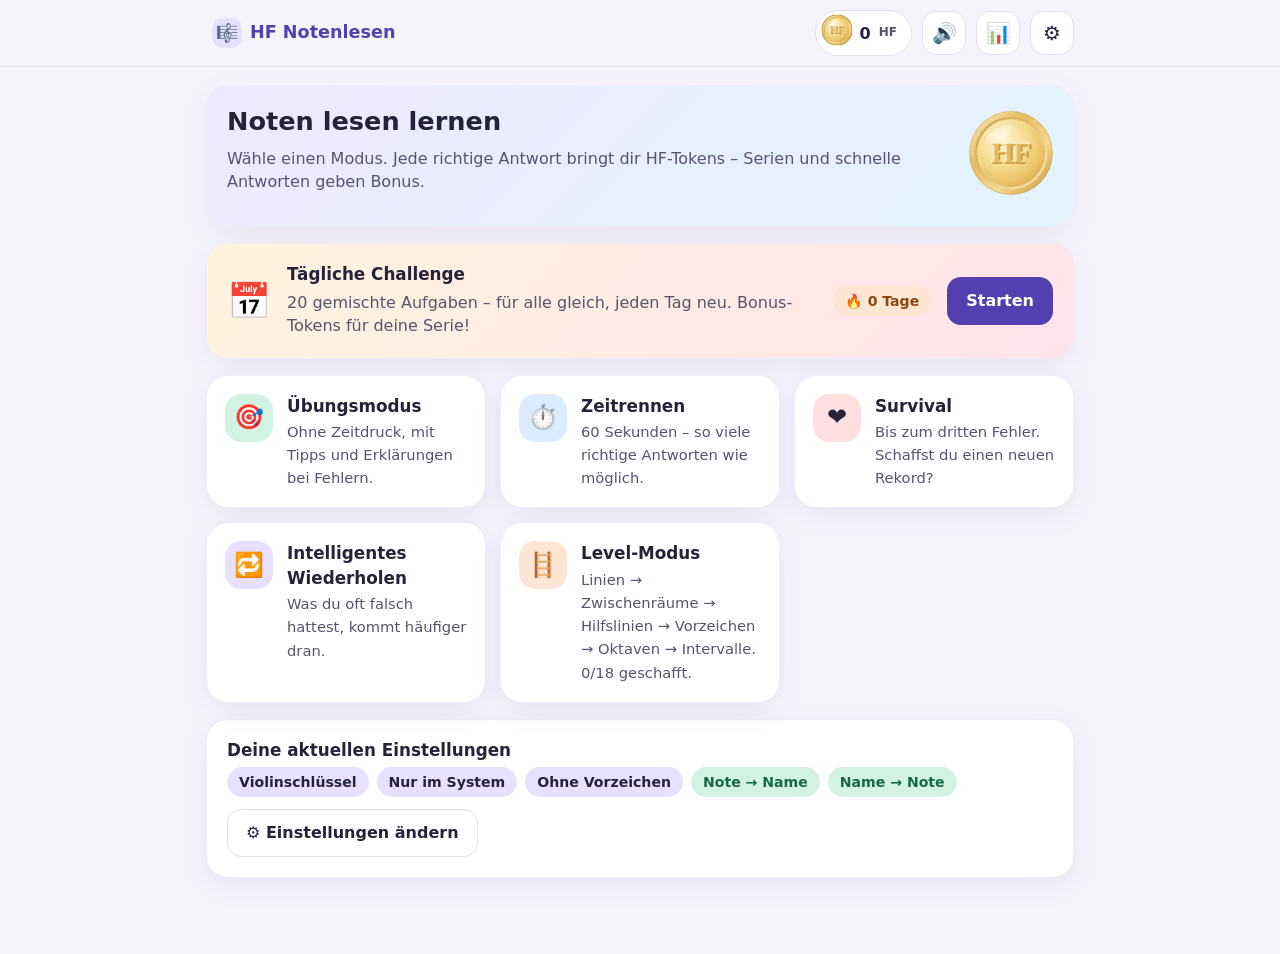
<file: hf-notenlesen.html>
<!doctype html>
<html lang="de">
<head>
<meta charset="utf-8">
<meta name="viewport" content="width=device-width, initial-scale=1, viewport-fit=cover">
<title>HF Notenlesen</title>
<meta name="description" content="Lern-App für Notenlesen: Violin- und Bassschlüssel, Intervalle, Gehörbildung – mit HF-Tokens.">
<meta name="theme-color" content="#f6f4fb">
<style>
:root{
  --bg:#f6f4fb; --card:#ffffff; --ink:#24233a; --muted:#56536f; --line:#e4dff2;
  --lav:#e7e0ff; --lav-mid:#cbbcff; --lav-strong:#523fb0;
  --mint:#d2f3e3; --mint-mid:#7fd3ac; --mint-strong:#17694a;
  --peach:#ffe6d4; --peach-strong:#8a4712;
  --rose:#ffe0e0; --rose-mid:#f1a1a8; --rose-strong:#a52a37;
  --sky:#dcecff; --sky-strong:#1d5791;
  --lemon:#fff4c8;
  --radius:22px; --shadow:0 8px 28px rgba(64,52,130,.08);
  --focus:0 0 0 3px #fff, 0 0 0 6px #523fb0;
  --wk:42px;
}
*{box-sizing:border-box}
html{-webkit-text-size-adjust:100%}
body{margin:0;background:var(--bg);color:var(--ink);font-family:system-ui,-apple-system,"Segoe UI",Roboto,"Helvetica Neue",Arial,sans-serif;font-size:16px;line-height:1.45;min-height:100vh}
button,input,select{font:inherit;color:inherit}
[hidden]{display:none!important}
.sr-only{position:absolute;width:1px;height:1px;padding:0;margin:-1px;overflow:hidden;clip:rect(0,0,0,0);white-space:nowrap;border:0}
:focus-visible{outline:none;box-shadow:var(--focus);border-radius:12px}

/* ---------- Kopfzeile ---------- */
header.top{position:sticky;top:env(safe-area-inset-top,0px);z-index:20;background:rgba(246,244,251,.92);backdrop-filter:blur(8px);-webkit-backdrop-filter:blur(8px);border-bottom:1px solid var(--line)}
.top-inner{max-width:900px;margin:0 auto;display:flex;align-items:center;gap:10px;padding:10px 16px;padding-top:max(10px,env(safe-area-inset-top))}
.brand{display:flex;align-items:center;gap:8px;background:none;border:0;cursor:pointer;padding:6px;font-weight:800;font-size:1.1rem;color:var(--lav-strong)}
.brand-mark{width:30px;height:30px;border-radius:10px;background:var(--lav);display:grid;place-items:center;font-size:18px}
.spacer{flex:1}
.wallet{position:relative;display:flex;align-items:center;gap:8px;background:#fff;border:1px solid var(--line);border-radius:999px;padding:4px 14px 4px 6px;font-weight:800;font-variant-numeric:tabular-nums;min-height:44px}
.wallet small{font-weight:600;color:var(--muted);font-size:.75rem}
.icon-btn{width:44px;height:44px;border-radius:14px;border:1px solid var(--line);background:#fff;cursor:pointer;display:grid;place-items:center;font-size:20px}
.icon-btn:hover{background:var(--lav)}
.float-gain{position:absolute;left:18px;top:-4px;font-weight:800;color:var(--mint-strong);pointer-events:none;animation:floatUp 1s ease-out forwards}
@keyframes floatUp{from{opacity:1;transform:translateY(0)}to{opacity:0;transform:translateY(-26px)}}

main{max-width:900px;margin:0 auto;padding:18px 16px 60px}
.card{background:var(--card);border-radius:var(--radius);box-shadow:var(--shadow);padding:20px;margin-bottom:16px;border:1px solid #efebf8}
h1,h2,h3{line-height:1.2;margin:0 0 .4em}
h1{font-size:1.6rem}
h2{font-size:1.3rem}
h3{font-size:1.05rem}
p{margin:.3em 0 .8em}
.muted{color:var(--muted)}
.row{display:flex;flex-wrap:wrap;gap:10px;align-items:center}
.center{justify-content:center}

/* ---------- Buttons ---------- */
.btn{min-height:48px;padding:10px 18px;border-radius:14px;border:1.5px solid transparent;background:var(--lav);color:var(--ink);font-weight:650;cursor:pointer;transition:background .15s,transform .08s,border-color .15s;touch-action:manipulation}
.btn:hover{background:var(--lav-mid)}
.btn:active{transform:scale(.97)}
.btn.primary{background:var(--lav-strong);color:#fff}
.btn.primary:hover{background:#43339a}
.btn.soft{background:var(--lemon)}
.btn.soft:hover{background:#ffeaa0}
.btn.ghost{background:#fff;border-color:var(--line)}
.btn.ghost:hover{background:var(--lav)}
.btn.small{min-height:40px;padding:6px 12px;font-size:.9rem}
.btn:disabled{opacity:.45;cursor:not-allowed}
.btn.ok,.wk.ok,.bk.ok{background:var(--mint)!important;border-color:var(--mint-mid)!important;color:var(--mint-strong)!important}
.btn.bad,.wk.bad,.bk.bad{background:var(--rose)!important;border-color:var(--rose-mid)!important;color:var(--rose-strong)!important}
.btn.sel{background:var(--lav-mid);border-color:var(--lav-strong)}

/* ---------- Startseite ---------- */
.hero{display:flex;align-items:center;gap:16px;background:linear-gradient(135deg,#efe9ff,#e3f4ff)}
.hero>div:first-child{flex:1}
.modes{display:grid;grid-template-columns:repeat(auto-fill,minmax(250px,1fr));gap:14px;margin-bottom:16px}
.mode{display:flex;gap:14px;align-items:flex-start;text-align:left;border:1px solid #efebf8;border-radius:var(--radius);padding:18px;cursor:pointer;background:#fff;box-shadow:var(--shadow);min-height:96px;transition:transform .12s, box-shadow .12s}
.mode:hover{transform:translateY(-2px);box-shadow:0 12px 30px rgba(64,52,130,.13)}
.mode .ico{flex:0 0 48px;height:48px;border-radius:16px;display:grid;place-items:center;font-size:24px}
.mode b{display:block;font-size:1.05rem;margin-bottom:2px}
.mode span.d{color:var(--muted);font-size:.92rem}
.c-lav{background:var(--lav)}.c-mint{background:var(--mint)}.c-peach{background:var(--peach)}.c-rose{background:var(--rose)}.c-sky{background:var(--sky)}.c-lemon{background:var(--lemon)}
.daily{display:flex;align-items:center;gap:16px;flex-wrap:wrap;background:linear-gradient(135deg,#fff3dd,#ffe4ec)}
.daily .txt{flex:1;min-width:200px}
.chips{display:flex;flex-wrap:wrap;gap:8px;margin:6px 0 12px}
.chip{display:inline-flex;align-items:center;gap:6px;padding:5px 12px;border-radius:999px;background:var(--lav);font-size:.88rem;font-weight:600}
.chip.mint{background:var(--mint);color:var(--mint-strong)}
.chip.peach{background:var(--peach);color:var(--peach-strong)}
.chip.sky{background:var(--sky);color:var(--sky-strong)}

/* ---------- Einstellungen ---------- */
fieldset{border:0;padding:0;margin:0 0 18px}
legend{font-weight:700;margin-bottom:8px;padding:0}
.seg-opts{display:flex;flex-wrap:wrap;gap:8px}
.seg-opts label{position:relative;cursor:pointer}
.seg-opts input{position:absolute;opacity:0;width:1px;height:1px}
.seg-opts span{display:inline-flex;align-items:center;min-height:44px;padding:8px 16px;border-radius:14px;background:#f3f0fb;border:1.5px solid var(--line);font-weight:600;font-size:.95rem}
.seg-opts label:hover span{background:var(--lav)}
.seg-opts input:checked+span{background:var(--lav-strong);border-color:var(--lav-strong);color:#fff}
.seg-opts input:focus-visible+span{box-shadow:var(--focus)}
.seg-opts input[type=checkbox]:checked+span::before{content:"✓ "}
.help{font-size:.88rem;color:var(--muted);margin:6px 0 0}
select.sel-input{min-height:44px;border-radius:12px;border:1.5px solid var(--line);padding:6px 10px;background:#fff;min-width:150px}
.range-grid{display:grid;grid-template-columns:auto 1fr 1fr;gap:8px 10px;align-items:center;max-width:520px}
.range-grid label{font-size:.85rem;color:var(--muted)}

/* ---------- Spiel ---------- */
.game-top{display:flex;align-items:center;gap:10px;margin-bottom:10px;flex-wrap:wrap}
.g-mode{font-weight:700;flex:1;min-width:120px}
.g-status{font-weight:700;font-variant-numeric:tabular-nums;background:#fff;border:1px solid var(--line);border-radius:999px;padding:6px 14px}
.timerbar{height:10px;border-radius:99px;background:#ece8f7;overflow:hidden;margin-bottom:12px}
.timerbar span{display:block;height:100%;width:100%;background:linear-gradient(90deg,#a8e6cf,#cbbcff);border-radius:99px;transition:width .1s linear}
.timerbar.low span{background:linear-gradient(90deg,#ffb5a7,#ffd3b6)}
.game-card{padding:18px}
.g-meta{display:flex;justify-content:space-between;gap:8px;flex-wrap:wrap;margin-bottom:6px}
.streak{background:var(--peach);color:var(--peach-strong)}
.prompt{text-align:center;font-size:1.25rem;margin:6px 0 8px;outline:none}
.prompt:focus,.prompt:focus-visible{box-shadow:none}
.big-name{display:inline-block;font-size:2rem;color:var(--lav-strong);padding:0 .15em}
.staff-wrap{background:#fcfbff;border:1px solid var(--line);border-radius:18px;margin:6px auto 12px;max-width:560px;position:relative;touch-action:manipulation}
.staff-wrap.input{cursor:crosshair}
.staff-wrap.input::after{content:"Tippe auf eine Linie oder einen Zwischenraum";position:absolute;bottom:6px;left:0;right:0;text-align:center;font-size:.75rem;color:var(--muted);pointer-events:none}
svg.staff{display:block;width:100%;height:auto;max-height:42vh;color:var(--ink)}
svg.staff .sl{stroke:#5f5c7c;stroke-width:1.1}
svg.staff .ledger{stroke:currentColor;stroke-width:1.3}
svg.staff .head{fill:currentColor}
svg.staff .stem{stroke:currentColor;stroke-width:1.4}
svg.staff .note.ok{color:#14855a}
svg.staff .note.bad{color:#c22f42}
svg.staff .note.ghost{color:#5a45c0;opacity:.75}
svg.staff .note.hover{color:#5a45c0;opacity:.28}
svg.staff .clef{color:#3a3756}
.names{display:flex;flex-direction:column;gap:8px;max-width:620px;margin:0 auto}
.name-row{display:grid;grid-template-columns:repeat(7,1fr);gap:6px}
.btn.name{background:#fff;border-color:var(--line);padding:8px 2px;font-size:1.05rem;min-height:52px}
.btn.name:hover{background:var(--lav)}
.oct-row{display:flex;flex-wrap:wrap;gap:6px;justify-content:center;margin:0 auto 10px;max-width:620px}
.btn.oct{background:var(--sky);display:flex;flex-direction:column;line-height:1.1;padding:6px 10px;min-width:72px}
.btn.oct small{font-size:.7rem;font-weight:500;color:var(--sky-strong)}
.ints{display:grid;grid-template-columns:repeat(auto-fill,minmax(130px,1fr));gap:8px;max-width:620px;margin:0 auto}
.btn.int{background:#fff;border-color:var(--line);font-size:.95rem}
.btn.int:hover{background:var(--lav)}
.acc-bar{display:flex;gap:8px;justify-content:center;margin:0 0 12px;flex-wrap:wrap}
.btn.acc{min-width:56px;font-size:1.3rem;background:#fff;border-color:var(--line)}
.btn.acc[aria-pressed=true]{background:var(--lav-strong);color:#fff;border-color:var(--lav-strong)}
.audio-bar{display:flex;gap:10px;justify-content:center;flex-wrap:wrap;margin:4px 0 12px}
.kbd-wrap{overflow-x:auto;margin:12px auto 0;padding-bottom:6px;max-width:100%;-webkit-overflow-scrolling:touch}
.kbd{position:relative;display:flex;height:150px;margin:0 auto}
.wk{flex:0 0 var(--wk);width:var(--wk);height:100%;background:#fff;border:1px solid #cdc6e6;border-radius:0 0 10px 10px;display:flex;align-items:flex-end;justify-content:center;padding:0 0 8px;font-size:.72rem;color:var(--muted);cursor:pointer;touch-action:manipulation}
.wk:hover{background:#f4f1ff}
.bk{position:absolute;top:0;width:calc(var(--wk)*.62);height:60%;transform:translateX(-50%);background:#3c3757;border:1px solid #2b2742;border-radius:0 0 8px 8px;z-index:2;cursor:pointer;touch-action:manipulation}
.bk:hover{background:#544e75}
.feedback{min-height:28px;text-align:center;margin:12px auto 4px;max-width:620px}
.fb-box{border-radius:16px;padding:12px 14px;text-align:left}
.fb-ok{background:var(--mint);color:var(--mint-strong);font-weight:700;text-align:center}
.fb-bad{background:var(--rose);color:#6e1f28}
.fb-hint{background:var(--lemon);color:#5c4a08}
.kbd-help{text-align:center;font-size:.8rem;color:var(--muted)}
.hearts{letter-spacing:2px}

/* ---------- Ergebnis ---------- */
.result{text-align:center}
.result h1{font-size:2rem;color:var(--lav-strong)}
.result .big-coin-wrap{display:flex;flex-direction:column;align-items:center;gap:6px;margin:10px 0 16px}
.result .earned{font-size:2.2rem;font-weight:900;font-variant-numeric:tabular-nums;color:#8a6414}
.tiles{display:grid;grid-template-columns:repeat(auto-fit,minmax(130px,1fr));gap:10px;margin:14px 0}
.tile{background:#f7f5fd;border-radius:16px;padding:12px}
.tile b{display:block;font-size:1.4rem}
.tile span{font-size:.85rem;color:var(--muted)}
.stars{font-size:2rem;letter-spacing:4px;color:#e0a92a}

/* ---------- Level ---------- */
.levels{display:grid;grid-template-columns:repeat(auto-fill,minmax(200px,1fr));gap:12px}
.lvl{text-align:left;border:1px solid #efebf8;border-radius:18px;padding:14px;background:#fff;box-shadow:var(--shadow);cursor:pointer;min-height:110px;display:flex;flex-direction:column;gap:4px}
.lvl .n{font-size:.8rem;font-weight:700;color:var(--lav-strong)}
.lvl b{font-size:1rem}
.lvl .s{color:#e0a92a;letter-spacing:2px}
.lvl[disabled]{opacity:.55;cursor:not-allowed;background:#f4f2f9}
.lvl:not([disabled]):hover{transform:translateY(-2px)}

/* ---------- Statistik ---------- */
table.weak{width:100%;border-collapse:collapse}
table.weak td,table.weak th{padding:8px 6px;border-bottom:1px solid var(--line);text-align:left}
.bar{height:8px;border-radius:9px;background:#f0edf8;overflow:hidden;min-width:60px}
.bar i{display:block;height:100%;background:var(--rose-mid)}

/* ---------- HF-Münze ---------- */
.coin{display:inline-block;width:var(--size,28px);height:var(--size,28px);perspective:calc(var(--size,28px) * 6);flex:0 0 auto;border-radius:50%}
.coin-spin,.coin-flip{display:block;position:relative;width:100%;height:100%;transform-style:preserve-3d}
.coin-face,.coin-edge{display:block}
.coin-spin{animation:coinSpin 4s linear infinite}
.coin-face{position:absolute;inset:0;backface-visibility:hidden;-webkit-backface-visibility:hidden;border-radius:50%}
.coin-face svg{display:block;width:100%;height:100%}
.coin-face.front{transform:translateZ(calc(var(--size,28px) * .045))}
.coin-face.back{transform:rotateY(180deg) translateZ(calc(var(--size,28px) * .045))}
.coin-edge{position:absolute;inset:1%;border-radius:50%;background:#c79b3e}
.coin-edge:nth-of-type(odd){background:#b98a30}
.coin-flip.flip{animation:coinFlip .75s cubic-bezier(.25,.7,.35,1)}
.coin.glow{animation:coinGlow 1.3s ease}
@keyframes coinSpin{from{transform:rotateY(0)}to{transform:rotateY(360deg)}}
@keyframes coinFlip{from{transform:rotateY(0)}to{transform:rotateY(720deg)}}
@keyframes coinGlow{0%{filter:drop-shadow(0 0 0 rgba(255,214,102,0))}35%{filter:drop-shadow(0 0 12px rgba(255,214,102,1)) brightness(1.25)}100%{filter:drop-shadow(0 0 0 rgba(255,214,102,0))}}
@keyframes coinPulse{0%{opacity:.55;transform:scale(.94)}100%{opacity:1;transform:scale(1)}}
@keyframes coinGlowRM{0%,100%{box-shadow:0 0 0 0 rgba(255,214,102,0)}40%{box-shadow:0 0 0 6px rgba(255,214,102,.7)}}
.rm .coin-spin{animation:none}
.rm .coin-flip.flip{animation:coinPulse .5s ease}
.rm .coin.glow{animation:coinGlowRM 1s ease}
.rm .mode:hover,.rm .lvl:hover{transform:none}
.rm .float-gain{animation-duration:.01s}
.rm *{scroll-behavior:auto!important}

#confetti{position:fixed;inset:0;width:100%;height:100%;pointer-events:none;z-index:50}

@media (max-width:560px){
  :root{--wk:38px}
  main{padding:12px 12px 50px}
  .card{padding:16px}
  .game-card{padding:12px}
  .brand .txt{display:none}
  .name-row{gap:4px}
  .btn.name{font-size:.95rem;min-height:50px}
  .hero{flex-direction:row}
  h1{font-size:1.35rem}
  .big-name{font-size:1.7rem}
  .prompt{font-size:1.1rem}
}
@media (min-width:900px){ .btn.name{font-size:1.15rem;min-height:56px} }
</style>
</head>
<body>
<header class="top">
  <div class="top-inner">
    <button class="brand" id="nav-home" aria-label="Zur Startseite"><span class="brand-mark" aria-hidden="true">🎼</span><span class="txt">HF Notenlesen</span></button>
    <div class="spacer"></div>
    <div class="wallet" id="wallet" title="Deine HF-Tokens"><span id="hdr-coin"></span><span id="hdr-tokens" aria-live="off">0</span><small>HF</small><span class="sr-only">-Tokens</span></div>
    <button class="icon-btn" id="nav-sound" aria-label="Sound an/aus" aria-pressed="true">🔊</button>
    <button class="icon-btn" id="nav-stats" aria-label="Lernstatistik">📊</button>
    <button class="icon-btn" id="nav-settings" aria-label="Einstellungen">⚙️</button>
  </div>
</header>

<main>
  <!-- Startseite -->
  <section id="screen-home" class="screen">
    <div class="card hero">
      <div>
        <h1>Noten lesen lernen</h1>
        <p class="muted">Wähle einen Modus. Jede richtige Antwort bringt dir HF-Tokens – Serien und schnelle Antworten geben Bonus.</p>
      </div>
      <div id="home-coin" aria-hidden="true"></div>
    </div>
    <div class="card daily" id="daily-card"></div>
    <div class="modes" id="modes"></div>
    <div class="card">
      <h3>Deine aktuellen Einstellungen</h3>
      <div class="chips" id="cfg-chips"></div>
      <button class="btn ghost" id="home-settings">⚙️ Einstellungen ändern</button>
    </div>
  </section>

  <!-- Einstellungen -->
  <section id="screen-settings" class="screen" hidden>
    <div class="row" style="margin-bottom:12px"><h1 style="flex:1;margin:0">Einstellungen</h1><button class="btn primary" id="settings-done">Fertig</button></div>
    <div id="settings-body"></div>
  </section>

  <!-- Level -->
  <section id="screen-levels" class="screen" hidden>
    <div class="row" style="margin-bottom:12px"><h1 style="flex:1;margin:0">Level-Modus</h1><button class="btn ghost" data-go="home">← Zurück</button></div>
    <p class="muted">Schritt für Schritt: Jedes Level hat 10 Aufgaben. Mit mindestens 8 richtigen Antworten schaltest du das nächste frei.</p>
    <div class="levels" id="levels"></div>
  </section>

  <!-- Spiel -->
  <section id="screen-game" class="screen" hidden>
    <div class="game-top">
      <button class="btn ghost small" id="g-quit">✕ Beenden</button>
      <div class="g-mode" id="g-mode"></div>
      <div class="g-status" id="g-status" aria-live="polite"></div>
    </div>
    <div class="timerbar" id="g-timer" hidden><span></span></div>
    <div class="card game-card">
      <div class="g-meta"><span class="chip" id="g-type"></span><span class="chip streak" id="g-streak" hidden></span></div>
      <h2 class="prompt" id="g-prompt" tabindex="-1"></h2>
      <div id="g-audio" class="audio-bar" hidden></div>
      <div id="g-staff" class="staff-wrap" hidden role="application" tabindex="0"></div>
      <div id="g-acc" class="acc-bar" hidden></div>
      <div id="g-answers"></div>
      <div id="g-keyboard" class="kbd-wrap" hidden></div>
      <div id="g-feedback" class="feedback" aria-live="polite"></div>
      <div class="row center">
        <button class="btn soft" id="g-hint">💡 Tipp</button>
        <button class="btn primary" id="g-next" hidden>Weiter →</button>
      </div>
    </div>
    <p class="kbd-help" id="g-help"></p>
  </section>

  <!-- Ergebnis -->
  <section id="screen-result" class="screen" hidden>
    <div class="card result" id="result-body"></div>
  </section>

  <!-- Statistik -->
  <section id="screen-stats" class="screen" hidden>
    <div class="row" style="margin-bottom:12px"><h1 style="flex:1;margin:0">Lernstatistik</h1><button class="btn ghost" data-go="home">← Zurück</button></div>
    <div id="stats-body"></div>
  </section>
</main>
<canvas id="confetti" hidden aria-hidden="true"></canvas>
<noscript><p style="padding:20px">Diese App benötigt JavaScript.</p></noscript>

<script>
'use strict';
/* =====================================================================
   HF Notenlesen – eine Datei, offline, ohne Abhängigkeiten.
   Aufbau:
   1. Hilfsfunktionen & Speicher
   2. Musiklogik (MIDI, Notenpositionen, Namen, Intervalle) – ohne UI
   3. Notensystem (SVG) & Klaviatur
   4. Audio (Klavier, Effekte, Jubel, Stimme)
   5. HF-Münze
   6. Aufgaben-Generatoren
   7. Spielablauf (Modi, Punkte, Runden)
   8. Bildschirme (Start, Einstellungen, Level, Ergebnis, Statistik)
   ===================================================================== */

/* ---------- 1. Hilfsfunktionen & Speicher ---------- */
const $ = (s, r = document) => r.querySelector(s);
const $$ = (s, r = document) => [...r.querySelectorAll(s)];
let rand = Math.random;                      // wird für die Tages-Challenge durch einen Seed-Generator ersetzt
const randInt = (a, b) => a + Math.floor(rand() * (b - a + 1));
const pick = a => a[Math.floor(rand() * a.length)];
const clamp = (v, a, b) => Math.max(a, Math.min(b, v));
const mod12 = m => ((m % 12) + 12) % 12;
const clone = o => JSON.parse(JSON.stringify(o));
const esc = s => String(s).replace(/[&<>"']/g, c => ({ '&': '&amp;', '<': '&lt;', '>': '&gt;', '"': '&quot;', "'": '&#39;' }[c]));
function weightedPick(items, wf) {
  const ws = items.map(wf); const tot = ws.reduce((a, b) => a + b, 0);
  let r = rand() * tot;
  for (let i = 0; i < items.length; i++) { r -= ws[i]; if (r <= 0) return items[i]; }
  return items[items.length - 1];
}
function mulberry32(a) { return function () { a |= 0; a = a + 0x6D2B79F5 | 0; let t = Math.imul(a ^ a >>> 15, 1 | a); t = t + Math.imul(t ^ t >>> 7, 61 | t) ^ t; return ((t ^ t >>> 14) >>> 0) / 4294967296; }; }
function hashStr(s) { let h = 2166136261; for (let i = 0; i < s.length; i++) { h ^= s.charCodeAt(i); h = Math.imul(h, 16777619); } return h >>> 0; }
function dayStr(d = new Date()) { return d.getFullYear() + '-' + String(d.getMonth() + 1).padStart(2, '0') + '-' + String(d.getDate()).padStart(2, '0'); }
function yesterdayStr() { const d = new Date(); d.setDate(d.getDate() - 1); return dayStr(d); }

const DEFAULT_SETTINGS = {
  clef: 'treble',            // treble | bass | both
  rangePreset: 'staff',      // staff | ledger1 | ledger2 | custom
  trebleLo: 30, trebleHi: 38, bassLo: 18, bassHi: 26,   // diatonische Stufen (siehe Musiklogik)
  positions: 'all',          // all | lines | spaces
  accidentals: 'none',       // none | single | key
  keySig: 'random',          // 'random' oder -7..7
  naming: 'de',              // de | en | solfege
  octaveFormat: 'helmholtz', // helmholtz | scientific
  input: 'both',             // buttons | keyboard | both
  tasks: { noteToName: true, nameToNote: true, octave: false, interval: false, hearing: false },
  intervalLevel: 1,          // 1 Zahl, 2 mit Qualität, 3 auf- und abwärts
  intervalMode: 'mixed',     // determine | find | mixed
  intervalStart: 'staff',    // staff | name | mixed
  hearingLevel: 1,           // 1 Referenz jederzeit, 2 Referenz einmal, 3 ohne
  refNote: 69,               // 69 = a' (440 Hz), 60 = c'
  roundLength: 15,           // 0 = endlos
  sound: true, speech: true,
  motion: 'auto'             // auto | reduced | full
};
const STORE_KEY = 'hfNotenlesen.v1';
const Store = {
  data: null,
  defaults() {
    return { settings: clone(DEFAULT_SETTINGS), tokens: 0,
      records: { timerace: 0, survival: 0, bestStreak: 0 },
      stats: { items: {}, total: 0, correct: 0, rounds: 0 },
      levels: {}, daily: { last: null, streak: 0, best: 0 } };
  },
  load() {
    let d = null;
    try { d = JSON.parse(localStorage.getItem(STORE_KEY)); } catch (e) { d = null; }
    this.data = deepMerge(this.defaults(), d || {});
  },
  save() { try { localStorage.setItem(STORE_KEY, JSON.stringify(this.data)); } catch (e) { /* privat/voll – App läuft trotzdem */ } },
  reset() { try { localStorage.removeItem(STORE_KEY); } catch (e) {} this.data = this.defaults(); }
};
function deepMerge(a, b) {
  if (b === null || typeof b !== 'object' || Array.isArray(b)) return b === undefined ? a : b;
  const out = { ...a };
  for (const k of Object.keys(b)) {
    out[k] = (a && a[k] && typeof a[k] === 'object' && !Array.isArray(a[k])) ? deepMerge(a[k], b[k]) : b[k];
  }
  return out;
}
const S = () => Store.data.settings;

/* ---------- 2. Musiklogik ----------
   Eine Note = { step, acc }.
   step = diatonische Stufe: Oktave*7 + Buchstabe (0=C … 6=H/B). c' (C4) = 28.
   acc  = Versetzung in Halbtönen (-2..2).
   Die Tonhöhe ist immer eine MIDI-Nummer (c' = 60). Namen werden nur zur Anzeige erzeugt. */
const LETTER_PC = [0, 2, 4, 5, 7, 9, 11];
const letterOf = s => ((s % 7) + 7) % 7;
const octOf = s => Math.floor(s / 7);
const natMidi = s => (octOf(s) + 1) * 12 + LETTER_PC[letterOf(s)];
const midiOf = n => natMidi(n.step) + n.acc;
const freqOf = m => 440 * Math.pow(2, (m - 69) / 12);
const bottomStep = clef => clef === 'treble' ? 30 : 18;  // e' bzw. G
const SHARP_ORDER = [3, 0, 4, 1, 5, 2, 6];   // F C G D A E H
const FLAT_ORDER = [6, 2, 5, 1, 4, 0, 3];    // H E A D G C F
const KS_SHARP_STEPS = [38, 35, 39, 36, 33, 37, 34];   // Violinschlüssel-Positionen
const KS_FLAT_STEPS = [34, 37, 33, 36, 32, 35, 31];
function keyAccMap(k) {
  const m = [0, 0, 0, 0, 0, 0, 0];
  if (k > 0) for (let i = 0; i < k; i++) m[SHARP_ORDER[i]] = 1;
  if (k < 0) for (let i = 0; i < -k; i++) m[FLAT_ORDER[i]] = -1;
  return m;
}
const RANGES = {
  staff: { trebleLo: 30, trebleHi: 38, bassLo: 18, bassHi: 26 },
  ledger1: { trebleLo: 28, trebleHi: 40, bassLo: 16, bassHi: 28 },
  ledger2: { trebleLo: 26, trebleHi: 42, bassLo: 14, bassHi: 30 }
};

/* Namen */
const DE_NAT = ['C', 'D', 'E', 'F', 'G', 'A', 'H'];
const EN_NAT = ['C', 'D', 'E', 'F', 'G', 'A', 'B'];
const SOL_NAT = ['Do', 'Re', 'Mi', 'Fa', 'Sol', 'La', 'Si'];
const ACC_SYM = { '-2': '♭♭', '-1': '♭', '0': '', '1': '♯', '2': '×' };
function nameOf(l, acc, system = S().naming) {
  if (system === 'en') return EN_NAT[l] + ACC_SYM[acc];
  if (system === 'solfege') return SOL_NAT[l] + ACC_SYM[acc];
  if (acc === 0) return DE_NAT[l];
  if (l === 6 && acc === -1) return 'B';
  if (l === 6 && acc === -2) return 'Heses';
  if (acc > 0) return DE_NAT[l] + 'is'.repeat(acc);
  if (l === 2) return acc === -1 ? 'Es' : 'Eses';
  if (l === 5) return acc === -1 ? 'As' : 'Asas';
  return DE_NAT[l] + 'es'.repeat(-acc);
}
const noteName = n => nameOf(letterOf(n.step), n.acc);
function withOctave(name, step, fmt = S().octaveFormat) {
  const o = octOf(step);
  if (fmt === 'scientific') return name + o;
  if (o >= 3) return name.charAt(0).toLowerCase() + name.slice(1) + "'".repeat(o - 3);
  if (o === 2) return name;
  return name + (o === 1 ? '₁' : '₂');
}
const fullName = (n, fmt) => withOctave(noteName(n), n.step, fmt);
const OCT_WORDS = { 0: 'Subkontra-Oktave', 1: 'Kontra-Oktave', 2: 'große Oktave', 3: 'kleine Oktave', 4: 'eingestrichene Oktave', 5: 'zweigestrichene Oktave', 6: 'dreigestrichene Oktave', 7: 'viergestrichene Oktave' };
const OCT_SHORT = { 0: 'Subkontra', 1: 'Kontra', 2: 'groß', 3: 'klein', 4: '1-gestr.', 5: '2-gestr.', 6: '3-gestr.', 7: '4-gestr.' };
function keyTonic(k, minor) {
  let l = ((k * 4) % 7 + 7) % 7, pc = mod12(k * 7);
  if (minor) { l = (l + 5) % 7; pc = mod12(pc + 9); }
  let acc = mod12(pc - LETTER_PC[l]); if (acc > 6) acc -= 12;
  return nameOf(l, acc);
}
function keyName(k) { const maj = keyTonic(k, false), min = keyTonic(k, true); return `${maj}-Dur / ${min.charAt(0).toLowerCase() + min.slice(1)}-Moll`; }
function keyAccList(k) {
  if (!k) return 'keine Vorzeichen';
  const ord = k > 0 ? SHARP_ORDER : FLAT_ORDER;
  return ord.slice(0, Math.abs(k)).map(l => nameOf(l, k > 0 ? 1 : -1)).join(', ');
}
function pcName(m) { // Name für eine Taste (Kreuz- und B-Schreibweise)
  const pc = mod12(m);
  const sharp = [[0, 0], [0, 1], [1, 0], [1, 1], [2, 0], [3, 0], [3, 1], [4, 0], [4, 1], [5, 0], [5, 1], [6, 0]][pc];
  const n1 = nameOf(sharp[0], sharp[1]);
  if (!sharp[1]) return n1;
  return n1 + ' / ' + nameOf((sharp[0] + 1) % 7, -1);
}

/* Intervalle */
const INT_NAMES = ['Prime', 'Sekunde', 'Terz', 'Quarte', 'Quinte', 'Sexte', 'Septime', 'Oktave'];
const BASE_SEMI = [0, 2, 4, 5, 7, 9, 11, 12];
const PERFECT = [1, 4, 5, 8];
const INTERVALS = [[2, 'klein', 1], [2, 'groß', 2], [3, 'klein', 3], [3, 'groß', 4], [4, 'rein', 5], [4, 'übermäßig', 6], [5, 'vermindert', 6], [5, 'rein', 7], [6, 'klein', 8], [6, 'groß', 9], [7, 'klein', 10], [7, 'groß', 11], [8, 'rein', 12]];
const QUAL_ADJ = { 'groß': 'große', 'klein': 'kleine', 'rein': 'reine', 'übermäßig': 'übermäßige', 'vermindert': 'verminderte' };
function intervalQuality(num, semis) {
  const d = semis - BASE_SEMI[num - 1];
  if (PERFECT.includes(num)) return ({ '0': 'rein', '1': 'übermäßig', '-1': 'vermindert' })[d] || null;
  return ({ '0': 'groß', '-1': 'klein', '1': 'übermäßig', '-2': 'vermindert' })[d] || null;
}
const intName = (num, qual) => qual ? `${QUAL_ADJ[qual]} ${INT_NAMES[num - 1]}` : INT_NAMES[num - 1];

/* ---------- 3. Notensystem (SVG) ---------- */
const STAFF_TOP = 55, STAFF_BOT = 95, HALF = 5;
function trebleClef(x, top) {
  return `<g class="clef" transform="translate(${x} ${top})" fill="none" stroke="currentColor" stroke-linecap="round" stroke-linejoin="round">
    <path d="M15,33 C11,34 9,30 11,27 C13,24 19,24 20,29 C21,35 15,39 10,38 C3,36 2,28 7,22 C11,17 17,13 18,5 C19,-2 17,-10 14,-10 C10,-10 9,-3 10,3 L15,50 C16,56 12,59 8,57" stroke-width="2.3"/>
    <path d="M20,29 C21,35 15,39 10,38 C3,36 2,28 7,22" stroke-width="3.6"/>
    <circle cx="8.6" cy="54.6" r="2.9" fill="currentColor" stroke="none"/></g>`;
}
function bassClef(x, top) {
  return `<g class="clef" transform="translate(${x} ${top})">
    <circle cx="5" cy="10" r="3.9" fill="currentColor"/>
    <path d="M2.5,9 C2,2 9,-1 15,.5 C23,2.5 25,11 21,19 C17,27 9,33 1.5,37" fill="none" stroke="currentColor" stroke-width="3" stroke-linecap="round"/>
    <circle cx="29" cy="5" r="2.1" fill="currentColor"/><circle cx="29" cy="15" r="2.1" fill="currentColor"/></g>`;
}
function accGlyph(acc, x, y) {
  const L = (x1, y1, x2, y2, w) => `<line x1="${x1}" y1="${y1}" x2="${x2}" y2="${y2}" stroke-width="${w}"/>`;
  let g = '<g stroke="currentColor" fill="none" stroke-linecap="round">';
  if (acc === 1) g += L(x - 2.2, y - 10, x - 2.2, y + 12, 1.3) + L(x + 2.2, y - 12, x + 2.2, y + 10, 1.3) + L(x - 5, y - 1.5, x + 5, y - 4.5, 2.7) + L(x - 5, y + 4.5, x + 5, y + 1.5, 2.7);
  else if (acc === -1) g += flat(x, y);
  else if (acc === 0) g += L(x - 3, y - 12, x - 3, y + 5, 1.3) + L(x + 3, y - 5, x + 3, y + 12, 1.3) + L(x - 3, y - 2, x + 3, y - 4, 2.6) + L(x - 3, y + 4, x + 3, y + 2, 2.6);
  else if (acc === 2) g += L(x - 3.5, y - 3.5, x + 3.5, y + 3.5, 2.4) + L(x - 3.5, y + 3.5, x + 3.5, y - 3.5, 2.4);
  else if (acc === -2) g += flat(x - 4, y) + flat(x + 3, y);
  return g + '</g>';
  function flat(x, y) { return L(x - 3, y - 14, x - 3, y + 4.5, 1.4) + `<path d="M${x - 3},${y + 4.5} C${x + 1},${y + 2} ${x + 7},${y - 2} ${x + 3.5},${y - 4.5} C${x + 1},${y - 6} ${x - 2},${y - 3} ${x - 3},${y - 1.5}" stroke-width="1.9"/>`; }
}
/* o = { clef, keySig, notes:[{step,acc,slot,cls,dx}], slots, label } */
function staffSVG(o) {
  const W = 320, bs = bottomStep(o.clef), ks = o.keySig || 0;
  const y = s => STAFF_BOT - (s - bs) * HALF;
  let h = `<svg class="staff" viewBox="0 0 ${W} 150" xmlns="http://www.w3.org/2000/svg" role="img" aria-label="${esc(o.label || 'Notensystem')}">`;
  for (let i = 0; i < 5; i++) h += `<line class="sl" x1="6" x2="${W - 6}" y1="${STAFF_TOP + i * 10}" y2="${STAFF_TOP + i * 10}"/>`;
  h += `<line class="sl" x1="6" x2="6" y1="${STAFF_TOP}" y2="${STAFF_BOT}"/><line class="sl" x1="${W - 6}" x2="${W - 6}" y1="${STAFF_TOP}" y2="${STAFF_BOT}"/>`;
  h += o.clef === 'treble' ? trebleClef(12, STAFF_TOP) : bassClef(12, STAFF_TOP);
  let x = o.clef === 'treble' ? 46 : 50;
  if (ks) {
    const arr = ks > 0 ? KS_SHARP_STEPS : KS_FLAT_STEPS, off = o.clef === 'treble' ? 0 : -14;
    h += '<g class="clef">';
    for (let i = 0; i < Math.abs(ks); i++) h += accGlyph(ks > 0 ? 1 : -1, x + i * 9 + 4, y(arr[i] + off));
    h += '</g>';
    x += Math.abs(ks) * 9 + 6;
  }
  const km = keyAccMap(ks), slots = o.slots || 1, a0 = x + 22, a1 = W - 26;
  for (const n of (o.notes || [])) {
    const nx = (slots === 1 ? (a0 + a1) / 2 : a0 + (a1 - a0) * (0.22 + 0.56 * (n.slot || 0) / (slots - 1))) + (n.dx || 0);
    h += noteGlyph(n, nx, y, bs, km);
  }
  return h + '</svg>';
}
function noteGlyph(n, x, y, bs, km) {
  const yy = y(n.step);
  let g = `<g class="note ${n.cls || ''}">`;
  if (n.step < bs) for (let s = bs - 2; s >= n.step; s -= 2) g += `<line class="ledger" x1="${x - 11}" x2="${x + 11}" y1="${y(s)}" y2="${y(s)}"/>`;
  if (n.step > bs + 8) for (let s = bs + 10; s <= n.step; s += 2) g += `<line class="ledger" x1="${x - 11}" x2="${x + 11}" y1="${y(s)}" y2="${y(s)}"/>`;
  if (n.acc !== km[letterOf(n.step)]) g += accGlyph(n.acc, x - 18, yy);
  g += `<ellipse class="head" cx="${x}" cy="${yy}" rx="6.4" ry="4.6" transform="rotate(-20 ${x} ${yy})"/>`;
  g += n.step < bs + 4
    ? `<line class="stem" x1="${x + 5.7}" x2="${x + 5.7}" y1="${yy - 1.5}" y2="${yy - 34}"/>`
    : `<line class="stem" x1="${x - 5.7}" x2="${x - 5.7}" y1="${yy + 1.5}" y2="${yy + 34}"/>`;
  return g + '</g>';
}
function positionText(step, clef) {
  const d = step - bottomStep(clef);
  if (d >= 0 && d <= 8) return d % 2 === 0 ? `auf der ${d / 2 + 1}. Linie` : `im ${(d + 1) / 2}. Zwischenraum`;
  if (d < 0) { const k = -d; if (k % 2 === 0) return `auf der ${k / 2}. Hilfslinie unter dem System`; if (k === 1) return 'direkt unter der untersten Linie'; return `unter der ${(k - 1) / 2}. Hilfslinie unten`; }
  const k = d - 8; if (k % 2 === 0) return `auf der ${k / 2}. Hilfslinie über dem System`; if (k === 1) return 'direkt über der obersten Linie'; return `über der ${(k - 1) / 2}. Hilfslinie oben`;
}

/* Klaviatur */
const BLACK = [1, 3, 6, 8, 10];
function keyboardHTML(lo, hi, labels) {
  let whites = '', blacks = '', wi = 0;
  for (let m = lo; m <= hi; m++) {
    const pc = mod12(m), aria = esc(pcName(m) + (labels ? ' ' + octLabelFor(m) : ''));
    if (!BLACK.includes(pc)) {
      const lab = labels && pc === 0 ? esc(withOctave(nameOf(0, 0), (Math.floor(m / 12) - 1) * 7)) : '';
      whites += `<button class="wk" data-midi="${m}" aria-label="${aria}">${lab}</button>`; wi++;
    } else blacks += `<button class="bk" data-midi="${m}" style="left:calc(var(--wk) * ${wi})" aria-label="${aria}"></button>`;
  }
  return `<div class="kbd" style="width:calc(var(--wk) * ${wi})" role="group" aria-label="Klaviatur">${whites}${blacks}</div>`;
}
function octLabelFor(m) { return S().octaveFormat === 'scientific' ? 'Oktave ' + (Math.floor(m / 12) - 1) : OCT_WORDS[Math.floor(m / 12) - 1] || ''; }

/* ---------- 4. Audio ---------- */
const Sfx = {
  ctx: null, out: null, applauseBuf: null,
  ensure() {
    if (!this.ctx) {
      const AC = window.AudioContext || window.webkitAudioContext;
      if (!AC) return null;
      try {
        this.ctx = new AC();
        const comp = this.ctx.createDynamicsCompressor();
        comp.threshold.value = -14; comp.ratio.value = 4;
        this.out = this.ctx.createGain(); this.out.gain.value = 0.9;
        this.out.connect(comp); comp.connect(this.ctx.destination);
      } catch (e) { this.ctx = null; return null; }
    }
    if (this.ctx.state === 'suspended') this.ctx.resume();
    return this.ctx;
  },
  on() { return S().sound; },
  /* Weicher, klavierähnlicher Ton: Obertöne + schneller Anschlag + abklingende Hüllkurve + sich schließender Tiefpass */
  piano(midi, when = 0, dur = 1.8, vel = 0.55) {
    const c = this.ensure(); if (!c) return;
    const t = c.currentTime + when + 0.01, f = freqOf(midi);
    const out = c.createGain();
    out.gain.setValueAtTime(0.0001, t);
    out.gain.exponentialRampToValueAtTime(vel, t + 0.008);
    out.gain.exponentialRampToValueAtTime(vel * 0.32, t + 0.3);
    out.gain.exponentialRampToValueAtTime(0.0001, t + dur);
    const lp = c.createBiquadFilter(); lp.type = 'lowpass'; lp.Q.value = 0.4;
    lp.frequency.setValueAtTime(Math.min(f * 9, 14000), t);
    lp.frequency.exponentialRampToValueAtTime(Math.max(f * 2.2, 500), t + dur * 0.8);
    lp.connect(out); out.connect(this.out);
    [[1, 1, 'triangle'], [2, 0.42, 'sine'], [3, 0.16, 'sine'], [4, 0.09, 'sine'], [5, 0.04, 'sine']].forEach(([hm, a, type]) => {
      const o = c.createOscillator(); o.type = type; o.frequency.value = f * hm; o.detune.value = (Math.random() - 0.5) * 5;
      const g = c.createGain(); g.gain.value = a / Math.sqrt(hm > 1 ? hm * (f > 600 ? 1.6 : 1) : 1);
      o.connect(g); g.connect(lp); o.start(t); o.stop(t + dur + 0.05);
    });
  },
  blip(f, t, d, type = 'sine', vol = 0.2, f2) {
    const c = this.ctx, o = c.createOscillator(), g = c.createGain();
    o.type = type; o.frequency.setValueAtTime(f, t);
    if (f2) o.frequency.exponentialRampToValueAtTime(f2, t + d);
    g.gain.setValueAtTime(0.0001, t); g.gain.exponentialRampToValueAtTime(vol, t + 0.008); g.gain.exponentialRampToValueAtTime(0.0001, t + d);
    o.connect(g); g.connect(this.out); o.start(t); o.stop(t + d + 0.05);
  },
  success() { if (!this.on() || !this.ensure()) return; const t = this.ctx.currentTime + 0.01; this.blip(659.25, t, 0.14, 'sine', 0.16); this.blip(987.77, t + 0.07, 0.22, 'sine', 0.16); },
  error() { if (!this.on() || !this.ensure()) return; const t = this.ctx.currentTime + 0.01; this.blip(262, t, 0.3, 'triangle', 0.22, 165); this.blip(196, t + 0.12, 0.32, 'sine', 0.12, 130); },
  /* heller Münz-Klingelton */
  coin() {
    if (!this.on() || !this.ensure()) return; const t = this.ctx.currentTime + 0.1;
    this.blip(1975.5, t, 0.08, 'square', 0.035); this.blip(1975.5, t, 0.09, 'sine', 0.12);
    this.blip(2637, t + 0.075, 0.5, 'square', 0.03); this.blip(2637, t + 0.075, 0.55, 'sine', 0.12); this.blip(5274, t + 0.075, 0.25, 'sine', 0.025);
  },
  brass(midi, t, d, vol = 0.12) {
    const c = this.ctx, f = freqOf(midi), g = c.createGain(), lp = c.createBiquadFilter();
    lp.type = 'lowpass'; lp.Q.value = 1.2;
    lp.frequency.setValueAtTime(f * 1.2, t); lp.frequency.exponentialRampToValueAtTime(f * 6, t + 0.06); lp.frequency.exponentialRampToValueAtTime(f * 3, t + d);
    g.gain.setValueAtTime(0.0001, t); g.gain.exponentialRampToValueAtTime(vol, t + 0.04); g.gain.setValueAtTime(vol * 0.8, t + Math.max(0.05, d - 0.12)); g.gain.exponentialRampToValueAtTime(0.0001, t + d + 0.15);
    lp.connect(g); g.connect(this.out);
    [-7, 7].forEach(dt => { const o = c.createOscillator(); o.type = 'sawtooth'; o.frequency.value = f; o.detune.value = dt; o.connect(lp); o.start(t); o.stop(t + d + 0.2); });
  },
  fanfare() {
    if (!this.on() || !this.ensure()) return; const t = this.ctx.currentTime + 0.05;
    [[67, 0, 0.13], [72, 0.15, 0.13], [76, 0.3, 0.13], [79, 0.45, 0.3], [76, 0.8, 0.13], [79, 0.95, 1.3]].forEach(([m, s, d]) => this.brass(m, t + s, d));
    [60, 64, 67, 72].forEach(m => this.brass(m, t + 0.95, 1.3, 0.07));
    this.blip(1046.5, t + 0.95, 1.2, 'triangle', 0.05);
  },
  /* Applaus: viele kurze, gefilterte Rauschimpulse */
  applause() {
    if (!this.on() || !this.ensure()) return;
    const c = this.ctx;
    if (!this.applauseBuf) {
      const sr = c.sampleRate, dur = 3.4, len = Math.floor(sr * dur), buf = c.createBuffer(2, len, sr);
      for (let ch = 0; ch < 2; ch++) {
        const d = buf.getChannelData(ch);
        for (let i = 0; i < len; i++) d[i] = (Math.random() * 2 - 1) * 0.025;
        const claps = 150;
        for (let k = 0; k < claps; k++) {
          const tt = Math.pow(Math.random(), 0.8) * (dur - 0.3);
          const env = tt < 0.3 ? tt / 0.3 : tt > 2.3 ? Math.max(0, 1 - (tt - 2.3) / 0.8) : 1;
          const start = Math.floor(tt * sr), L = Math.floor(sr * (0.01 + Math.random() * 0.02)), amp = (0.35 + Math.random() * 0.65) * env;
          for (let j = 0; j < L && start + j < len; j++) d[start + j] += (Math.random() * 2 - 1) * amp * Math.exp(-j / (L / 4));
        }
        for (let i = 0; i < len; i++) { const tt = i / sr; d[i] *= tt > dur - 0.6 ? (dur - tt) / 0.6 : 1; }
      }
      this.applauseBuf = buf;
    }
    const src = c.createBufferSource(); src.buffer = this.applauseBuf;
    const bp = c.createBiquadFilter(); bp.type = 'bandpass'; bp.frequency.value = 1700; bp.Q.value = 0.55;
    const g = c.createGain(); g.gain.value = 0.55;
    src.connect(bp); bp.connect(g); g.connect(this.out); src.start(c.currentTime + 0.2);
  }
};
const Voice = {
  mp3: null, state: 'unknown',
  init() {
    try {
      const a = new Audio(); a.preload = 'auto';
      a.addEventListener('canplaythrough', () => { this.state = 'ok'; }, { once: true });
      a.addEventListener('error', () => { this.state = 'missing'; }, { once: true });
      a.src = 'hf-master.mp3'; this.mp3 = a;
    } catch (e) { this.state = 'missing'; }
  },
  master() {
    if (this.mp3 && this.state !== 'missing') {
      try {
        this.mp3.currentTime = 0;
        const p = this.mp3.play();
        if (p && p.catch) p.catch(() => this.speak());
        return;
      } catch (e) { /* weiter zur Sprachausgabe */ }
    }
    this.speak();
  },
  speak() {
    if (!('speechSynthesis' in window)) return;
    try {
      const u = new SpeechSynthesisUtterance('Du bist HF Master!');
      u.lang = 'de-DE'; u.pitch = 1.35; u.volume = 1; u.rate = 1;
      const v = speechSynthesis.getVoices().find(v => /^de/i.test(v.lang));
      if (v) u.voice = v;
      speechSynthesis.cancel();
      setTimeout(() => speechSynthesis.speak(u), 250);
    } catch (e) {}
  }
};

/* ---------- 5. HF-Münze ---------- */
let coinId = 0;
function coinFace(id) {
  return `<svg viewBox="0 0 100 100" aria-hidden="true" focusable="false">
  <defs>
    <radialGradient id="cf${id}" cx="36%" cy="30%" r="78%"><stop offset="0" stop-color="#fff7d6"/><stop offset=".45" stop-color="#f8de94"/><stop offset=".8" stop-color="#ebc56c"/><stop offset="1" stop-color="#d7a94d"/></radialGradient>
    <linearGradient id="cr${id}" x1="0" y1="0" x2="1" y2="1"><stop offset="0" stop-color="#fff2c2"/><stop offset=".35" stop-color="#e6bd62"/><stop offset=".65" stop-color="#f6d98e"/><stop offset="1" stop-color="#c49233"/></linearGradient>
    <linearGradient id="ci${id}" x1="0" y1="0" x2="1" y2="1"><stop offset="0" stop-color="#c4943a"/><stop offset="1" stop-color="#fff3c8"/></linearGradient>
  </defs>
  <circle cx="50" cy="50" r="49" fill="url(#cr${id})"/>
  <circle cx="50" cy="50" r="41.5" fill="none" stroke="url(#ci${id})" stroke-width="2.4"/>
  <circle cx="50" cy="50" r="40" fill="url(#cf${id})"/>
  <circle cx="50" cy="50" r="35" fill="none" stroke="#d8ad55" stroke-width="1" stroke-dasharray="1.5 3.2" opacity=".8"/>
  <g font-family="Georgia,'Times New Roman',serif" font-weight="700" font-size="35" text-anchor="middle" letter-spacing="-1">
    <text x="51.4" y="62.6" fill="#b8862b">HF</text>
    <text x="48.7" y="59.9" fill="#fffbe8">HF</text>
    <text x="50" y="61.2" fill="#e6bb5e">HF</text>
  </g>
  <ellipse cx="36" cy="27" rx="17" ry="7" fill="#fff" opacity=".28" transform="rotate(-28 36 27)"/>
</svg>`;
}
function coinHTML(size, extraId = '') {
  const id = ++coinId;
  let edges = '';
  for (let i = -3; i <= 3; i++) edges += `<span class="coin-edge" style="transform:translateZ(calc(var(--size) * ${(i * 0.013).toFixed(3)}))"></span>`;
  return `<span class="coin" ${extraId ? `id="${extraId}"` : ''} style="--size:${size}px" aria-hidden="true"><span class="coin-spin"><span class="coin-flip">${edges}<span class="coin-face front">${coinFace(id + 'a')}</span><span class="coin-face back">${coinFace(id + 'b')}</span></span></span></span>`;
}
function flipCoin(coinEl, glow) {
  if (!coinEl) return;
  const f = coinEl.querySelector('.coin-flip');
  f.classList.remove('flip'); void f.offsetWidth; f.classList.add('flip');
  if (glow) { coinEl.classList.remove('glow'); void coinEl.offsetWidth; coinEl.classList.add('glow'); }
}
function countUp(el, from, to, ms = 700) {
  const t0 = performance.now(), rm = isRM();
  if (rm || ms <= 0) { el.textContent = to.toLocaleString('de-DE'); return; }
  const step = now => {
    const p = Math.min(1, (now - t0) / ms), e = 1 - Math.pow(1 - p, 3);
    el.textContent = Math.round(from + (to - from) * e).toLocaleString('de-DE');
    if (p < 1) requestAnimationFrame(step);
  };
  requestAnimationFrame(step);
}
function addTokens(n, glow) {
  const old = Store.data.tokens; Store.data.tokens += n; Store.save();
  countUp($('#hdr-tokens'), old, Store.data.tokens, 600);
  flipCoin($('#hdr-coin .coin'), glow);
  const f = document.createElement('span'); f.className = 'float-gain'; f.textContent = '+' + n;
  $('#wallet').appendChild(f); setTimeout(() => f.remove(), 1100);
}

/* ---------- 6. Aufgaben-Generatoren ---------- */
const TASK_LABELS = { noteToName: 'Note → Name', nameToNote: 'Name → Note', octave: 'Oktavbenennung', interval: 'Intervalle', hearing: 'Hören → Note' };
const rangeFor = (cfg, clef) => clef === 'treble' ? [cfg.trebleLo, cfg.trebleHi] : [cfg.bassLo, cfg.bassHi];
function candidateSteps(cfg, clef) {
  const [lo, hi] = rangeFor(cfg, clef), bs = bottomStep(clef), out = [];
  for (let s = lo; s <= hi; s++) {
    const line = mod12(s - bs) % 2 === 0;
    if (cfg.positions === 'lines' && !line) continue;
    if (cfg.positions === 'spaces' && line) continue;
    out.push(s);
  }
  if (!out.length) for (let s = lo; s <= hi; s++) out.push(s);
  return out;
}
const pickClef = cfg => cfg.clef === 'both' ? (rand() < 0.5 ? 'treble' : 'bass') : cfg.clef;
const pickKeySig = cfg => cfg.accidentals !== 'key' ? 0 : (cfg.keySig === 'random' ? randInt(-7, 7) : +cfg.keySig);
function srWeight(key) {
  const st = G.st; if (!st || st.mode === 'daily') return 1;
  const it = Store.data.stats.items[key], strong = st.mode === 'srs';
  if (!it) return strong ? 2.5 : 1;
  const base = [6, 4, 2.5, 1.6, 1.2, 1][it.box] || 1;
  return strong ? base * base / 2 : 1 + (base - 1) * 0.25;
}
function noteCandidates(cfg, clef, keySig) {
  const km = keyAccMap(keySig), out = [];
  for (const s of candidateSteps(cfg, clef)) {
    const l = letterOf(s);
    if (cfg.accidentals === 'key') { out.push({ step: s, acc: km[l], w: 1 }); continue; }
    out.push({ step: s, acc: 0, w: 1 });
    if (cfg.accidentals === 'single') {
      if (l !== 2 && l !== 6) out.push({ step: s, acc: 1, w: 0.5 });
      if (l !== 0 && l !== 3) out.push({ step: s, acc: -1, w: 0.5 });
    }
  }
  return out;
}
function pickNote(cfg, clef, keySig, keyFn) {
  let c = noteCandidates(cfg, clef, keySig);
  const last = G.st && G.st.lastKey, f = c.filter(n => keyFn(n) !== last);
  if (f.length) c = f;
  const n = weightedPick(c, n => n.w * srWeight(keyFn(n)));
  return { step: n.step, acc: n.acc };
}
const noteKey = clef => n => `n:${clef}:${n.step}:${n.acc}`;
const clefWord = c => c === 'treble' ? 'Violinschlüssel' : 'Bassschlüssel';
const accBonus = cfg => cfg.accidentals === 'single' ? 0.3 : cfg.accidentals === 'key' ? 0.4 : 0;
const ledgerBonus = (clef, s) => { const bs = bottomStep(clef); return (s < bs - 1 || s > bs + 9) ? 0.2 : 0; };
function octaveSpan(cfg) {
  const cl = cfg.clef === 'both' ? ['treble', 'bass'] : [cfg.clef];
  let lo = 99, hi = -1;
  cl.forEach(c => { const [a, b] = rangeFor(cfg, c); lo = Math.min(lo, octOf(a)); hi = Math.max(hi, octOf(b)); });
  const out = []; for (let o = lo; o <= hi; o++) out.push(o); return out;
}

function taskNoteToName(cfg, withOct) {
  const clef = pickClef(cfg), keySig = pickKeySig(cfg), kf = noteKey(clef), n = pickNote(cfg, clef, keySig, kf);
  return {
    type: withOct ? 'octave' : 'noteToName', clef, keySig, target: n, key: kf(n),
    label: `${fullName(n)} · ${clefWord(clef)}`,
    staff: { notes: [{ ...n, slot: 0 }], slots: 1 },
    prompt: withOct ? 'Wie heißt diese Note – mit Oktavlage?' : 'Wie heißt diese Note?',
    answer: 'name', needOctave: withOct, nameAcc: cfg.accidentals !== 'none', octaves: octaveSpan(cfg),
    mult: (withOct ? 1.6 : 1) + accBonus(cfg) + ledgerBonus(clef, n.step),
    solution: withOct ? fullName(n) : noteName(n),
    check(a) {
      if (a.kind === 'name') return a.l === letterOf(n.step) && a.acc === n.acc && (!withOct || a.oct === octOf(n.step));
      if (a.kind === 'midi') return withOct ? a.midi === midiOf(n) : mod12(a.midi) === mod12(midiOf(n));
      return false;
    }
  };
}
function taskNameToNote(cfg) {
  const clef = pickClef(cfg), keySig = pickKeySig(cfg), kf = noteKey(clef), n = pickNote(cfg, clef, keySig, kf);
  return {
    type: 'nameToNote', clef, keySig, target: n, key: kf(n), label: `${fullName(n)} · ${clefWord(clef)}`,
    staff: { notes: [], slots: 1, input: true, inputSlot: 0 },
    prompt: `Wo steht <span class="big-name">${esc(noteName(n))}</span>?`,
    answer: 'staff', needAcc: cfg.accidentals === 'single',
    mult: 1.1 + accBonus(cfg) + ledgerBonus(clef, n.step),
    solution: noteName(n),
    check(a) {
      if (a.kind === 'staff') return letterOf(a.step) === letterOf(n.step) && a.acc === n.acc;
      if (a.kind === 'midi') return mod12(a.midi) === mod12(midiOf(n));
      return false;
    }
  };
}
function taskInterval(cfg) {
  const level = +cfg.intervalLevel;
  const sub = cfg.intervalMode === 'mixed' ? (rand() < 0.5 ? 'determine' : 'find') : cfg.intervalMode;
  const startAs = cfg.intervalStart === 'mixed' ? (rand() < 0.5 ? 'staff' : 'name') : cfg.intervalStart;
  const clef = pickClef(cfg), bs = bottomStep(clef), [lo, hi] = rangeFor(cfg, clef);
  const specs = level === 1 ? [2, 3, 4, 5, 6, 7, 8].map(num => ({ num })) : INTERVALS.map(([num, qual, semi]) => ({ num, qual, semi }));
  const ikey = (sp, dir) => level === 1 ? `i:${sp.num}:${dir}` : `i:${sp.num}:${sp.qual}:${dir}`;
  for (let tries = 0; tries < 400; tries++) {
    const dir = level >= 3 && rand() < 0.5 ? -1 : 1;
    const sp = weightedPick(specs, s => srWeight(ikey(s, dir)));
    const s0 = randInt(lo, hi), l0 = letterOf(s0);
    let a0 = 0;
    if (level >= 2 && cfg.accidentals !== 'none' && rand() < 0.3) a0 = rand() < 0.5 ? 1 : -1;
    if ((a0 === 1 && (l0 === 2 || l0 === 6)) || (a0 === -1 && (l0 === 0 || l0 === 3))) a0 = 0;
    const s1 = s0 + dir * (sp.num - 1);
    if (s1 < bs - 6 || s1 > bs + 14) continue;
    let a1 = 0;
    if (level >= 2) { a1 = natMidi(s0) + a0 + dir * sp.semi - natMidi(s1); if (Math.abs(a1) > 1) continue; }
    const n0 = { step: s0, acc: a0 }, n1 = { step: s1, acc: a1 };
    const semis = Math.abs(midiOf(n1) - midiOf(n0)), qual = intervalQuality(sp.num, semis);
    if (level >= 2 && qual !== sp.qual) continue;
    if (ikey(sp, dir) === (G.st && G.st.lastKey) && tries < 20) continue;
    const iname = intName(sp.num, level >= 2 ? qual : null), dirTxt = dir > 0 ? 'aufwärts' : 'abwärts';
    const t = {
      type: 'interval', sub, startAs, clef, keySig: 0, n0, n1, dir, num: sp.num, qual, semis, level,
      key: ikey(sp, dir), label: `${iname} ${dir > 0 ? '↑' : '↓'}`, intName: iname,
      mult: 1.4 + 0.4 * (level - 1) + (sub === 'find' ? 0.1 : 0),
      solution: sub === 'determine' ? iname : noteName(n1), target: n1
    };
    if (sub === 'determine') {
      t.answer = 'interval';
      if (startAs === 'staff') { t.staff = { notes: [{ ...n0, slot: 0 }, { ...n1, slot: 1 }], slots: 2 }; t.prompt = 'Welches Intervall ist das?'; }
      else t.prompt = `Von <span class="big-name">${esc(noteName(n0))}</span> ${dirTxt} nach <span class="big-name">${esc(noteName(n1))}</span> – welches Intervall?`;
      t.check = a => a.kind === 'interval' && a.num === sp.num && (level === 1 || a.qual === qual);
    } else if (startAs === 'staff') {
      t.answer = 'staff'; t.staff = { notes: [{ ...n0, slot: 0 }], slots: 2, input: true, inputSlot: 1 }; t.needAcc = level >= 2;
      t.prompt = `<span class="big-name" style="font-size:1.4rem">${esc(iname)} ${dirTxt}</span><br>Setze die Zielnote.`;
      t.check = a => a.kind === 'staff' ? (a.step === s1 && (level === 1 || a.acc === a1)) : a.kind === 'midi' ? a.midi === midiOf(n1) : false;
    } else {
      t.answer = 'name'; t.nameAcc = level >= 2;
      t.prompt = `${esc(iname)} ${dirTxt} von <span class="big-name">${esc(noteName(n0))}</span>?`;
      t.check = a => a.kind === 'name' ? (a.l === letterOf(s1) && (level === 1 || a.acc === a1)) : a.kind === 'midi' ? mod12(a.midi) === mod12(midiOf(n1)) : false;
    }
    return t;
  }
  return taskNoteToName(cfg, false);
}
function taskHearing(cfg) {
  const clef = pickClef(cfg), c2 = { ...cfg, accidentals: cfg.accidentals === 'none' ? 'none' : 'single' };
  const kf = n => 'h:' + midiOf(n), n = pickNote(c2, clef, 0, kf), lvl = +cfg.hearingLevel, pc = mod12(midiOf(n));
  return {
    type: 'hearing', clef, keySig: 0, target: n, key: kf(n), label: `Hören: ${fullName(n)}`, hearLevel: lvl,
    staff: { notes: [], slots: 1, input: true, inputSlot: 0 }, needAcc: c2.accidentals !== 'none',
    answer: 'name', nameAcc: c2.accidentals !== 'none', alsoStaff: true,
    prompt: 'Welchen Ton hörst du?', mult: 1.4 + 0.5 * (lvl - 1) + accBonus(c2), solution: noteName(n),
    check(a) {
      if (a.kind === 'name') return mod12(LETTER_PC[a.l] + a.acc) === pc;
      if (a.kind === 'staff') return mod12(midiOf(a)) === pc;
      if (a.kind === 'midi') return mod12(a.midi) === pc;
      return false;
    }
  };
}
function buildTask(type, cfg) {
  if (type === 'noteToName') return taskNoteToName(cfg, false);
  if (type === 'octave') return taskNoteToName(cfg, true);
  if (type === 'nameToNote') return taskNameToNote(cfg);
  if (type === 'interval') return taskInterval(cfg);
  if (type === 'hearing') return taskHearing(cfg);
  return taskNoteToName(cfg, false);
}

/* Erklärungen & Tipps */
function anchorText(clef) {
  return clef === 'treble'
    ? `Merkhilfe: Der Violinschlüssel kringelt sich um die 2. Linie – dort steht ${nameOf(4, 0)} (${withOctave(nameOf(4, 0), 32)}).`
    : `Merkhilfe: Die zwei Punkte des Bassschlüssels umschließen die 4. Linie – dort steht ${nameOf(3, 0)} (${withOctave(nameOf(3, 0), 24)}).`;
}
function explain(t) {
  if (t.type === 'interval') {
    const names = [];
    for (let s = t.n0.step; t.dir > 0 ? s <= t.n1.step : s >= t.n1.step; s += t.dir) names.push(nameOf(letterOf(s), 0));
    let txt = `Richtig ist <b>${esc(t.sub === 'determine' ? t.intName : fullName(t.n1))}</b>. `;
    txt += `Zähle Start- und Zielton mit: ${esc(names.join(' – '))} = ${t.num} Stufen → ${INT_NAMES[t.num - 1]}.`;
    if (t.level >= 2) txt += ` ${noteName(t.n0)} → ${noteName(t.n1)} sind ${t.semis} Halbtonschritte → ${esc(t.intName)}.`;
    return txt;
  }
  const n = t.target, l = letterOf(n.step), parts = [];
  parts.push(`Richtig ist <b>${esc(t.type === 'octave' || t.type === 'hearing' ? fullName(n) : noteName(n))}</b>.`);
  if (t.type === 'hearing') {
    if (t.hearLevel < 3) parts.push(`Vergleiche mit dem Referenzton ${esc(fullName(refNoteObj()))}: Wie viele Stufen liegt der Ton darüber oder darunter?`);
    return parts.join(' ');
  }
  parts.push(`Die Note steht ${positionText(n.step, t.clef)} (von unten gezählt) im ${clefWord(t.clef)}.`);
  parts.push(anchorText(t.clef));
  if (n.acc !== 0) {
    if (t.keySig && keyAccMap(t.keySig)[l] === n.acc) parts.push(`Die Tonart ${esc(keyName(t.keySig))} hat ${esc(keyAccList(t.keySig))} als Vorzeichen – sie gelten für alle Noten dieses Namens.`);
    else parts.push(`${n.acc > 0 ? 'Das ♯ erhöht' : 'Das ♭ erniedrigt'} um einen Halbton: ${esc(nameOf(l, 0))} → ${esc(noteName(n))}.`);
  } else if (t.keySig && keyAccMap(t.keySig)[l] !== 0) parts.push('Das Auflösungszeichen ♮ hebt das Vorzeichen auf.');
  if (t.type === 'octave') parts.push(`Oktavlage: ${OCT_WORDS[octOf(n.step)]} → ${esc(fullName(n))}. Die eingestrichene Oktave beginnt beim c' (C4) auf der Hilfslinie zwischen Violin- und Bassschlüssel.`);
  return parts.join(' ');
}
function hintFor(t) {
  const N = (l) => nameOf(l, 0);
  const tre = `Violinschlüssel – Linien von unten: ${[2, 4, 6, 1, 3].map(N).join(' – ')} · Zwischenräume: ${[3, 5, 0, 2].map(N).join(' – ')}`;
  const bas = `Bassschlüssel – Linien von unten: ${[4, 6, 1, 3, 5].map(N).join(' – ')} · Zwischenräume: ${[5, 0, 2, 4].map(N).join(' – ')}`;
  if (t.type === 'interval') return 'Zähle Start- und Zielton mit (C bis E = Terz). Halbtöne: kl. Sekunde 1, gr. Sekunde 2, kl. Terz 3, gr. Terz 4, reine Quarte 5, Tritonus 6, reine Quinte 7, kl. Sexte 8, gr. Sexte 9, kl. Septime 10, gr. Septime 11, Oktave 12.';
  if (t.type === 'hearing') return t.hearLevel === 1 ? 'Spiel dir den Referenzton vor und vergleiche: Ist der Ton höher oder tiefer? Summe beide Töne nach.' : 'Singe den Ton nach und vergleiche ihn mit einem Ton, den du sicher kennst (z. B. dem Anfang eines Lieblingslieds).';
  let h = t.clef === 'treble' ? tre : bas;
  if (t.keySig) h += ` · Tonart: ${keyName(t.keySig)} (${keyAccList(t.keySig)})`;
  if (t.type === 'octave') h += ` · c' (C4) liegt auf der 1. Hilfslinie unter dem Violin- bzw. über dem Bassschlüssel.`;
  return h;
}
function refNoteObj() { return S().refNote === 60 ? { step: 28, acc: 0 } : { step: 33, acc: 0 }; }

/* ---------- 7. Spielablauf ---------- */
const LV_BASE = { clef: 'treble', ...RANGES.staff, positions: 'all', accidentals: 'none', keySig: 'random', intervalLevel: 1, intervalMode: 'determine', intervalStart: 'staff', hearingLevel: 1 };
const T = (...k) => { const o = { noteToName: false, nameToNote: false, octave: false, interval: false, hearing: false }; k.forEach(x => o[x] = true); return o; };
const LEVELS = [
  { name: 'Linien', d: 'Violinschlüssel – nur Noten auf den 5 Linien', cfg: { positions: 'lines', tasks: T('noteToName') } },
  { name: 'Zwischenräume', d: 'Violinschlüssel – nur Zwischenräume', cfg: { positions: 'spaces', tasks: T('noteToName') } },
  { name: 'Violinschlüssel komplett', d: 'Linien und Zwischenräume, lesen und setzen', cfg: { tasks: T('noteToName', 'nameToNote') } },
  { name: 'Bass: Linien', d: 'Bassschlüssel – nur Linien', cfg: { clef: 'bass', positions: 'lines', tasks: T('noteToName') } },
  { name: 'Bass: Zwischenräume', d: 'Bassschlüssel – nur Zwischenräume', cfg: { clef: 'bass', positions: 'spaces', tasks: T('noteToName') } },
  { name: 'Bassschlüssel komplett', d: 'Linien und Zwischenräume, lesen und setzen', cfg: { clef: 'bass', tasks: T('noteToName', 'nameToNote') } },
  { name: 'Hilfslinien', d: 'Violinschlüssel mit bis zu 2 Hilfslinien', cfg: { ...RANGES.ledger2, tasks: T('noteToName', 'nameToNote') } },
  { name: 'Hilfslinien Bass', d: 'Bassschlüssel mit bis zu 2 Hilfslinien', cfg: { clef: 'bass', ...RANGES.ledger2, tasks: T('noteToName', 'nameToNote') } },
  { name: 'Beide Schlüssel', d: 'Violin- und Bassschlüssel gemischt', cfg: { clef: 'both', ...RANGES.ledger1, tasks: T('noteToName', 'nameToNote') } },
  { name: 'Vorzeichen', d: 'Einzelne ♯ und ♭', cfg: { clef: 'both', accidentals: 'single', tasks: T('noteToName', 'nameToNote') } },
  { name: 'Tonarten', d: 'Noten mit Tonart-Vorzeichen', cfg: { clef: 'both', accidentals: 'key', tasks: T('noteToName', 'nameToNote') } },
  { name: 'Oktavbenennung', d: 'Name plus Oktavlage', cfg: { clef: 'both', ...RANGES.ledger1, tasks: T('octave') } },
  { name: 'Intervalle: Zahl', d: 'Sekunde bis Oktave bestimmen', cfg: { tasks: T('interval'), intervalLevel: 1, intervalMode: 'determine' } },
  { name: 'Intervalle: Zielnote', d: 'Zielnote zum Intervall finden', cfg: { tasks: T('interval'), intervalLevel: 1, intervalMode: 'find' } },
  { name: 'Intervalle mit Qualität', d: 'groß, klein, rein, übermäßig, vermindert', cfg: { tasks: T('interval'), intervalLevel: 2, intervalMode: 'mixed', accidentals: 'single' } },
  { name: 'Intervalle auf & ab', d: 'Auch abwärts – die Meisterstufe', cfg: { clef: 'both', tasks: T('interval'), intervalLevel: 3, intervalMode: 'mixed', accidentals: 'single', intervalStart: 'mixed' } },
  { name: 'Hören mit Referenz', d: 'Töne erkennen mit Referenzton', cfg: { tasks: T('hearing'), hearingLevel: 1 } },
  { name: 'Hören ohne Hilfe', d: 'Referenz nur am Anfang', cfg: { tasks: T('hearing'), hearingLevel: 2 } }
];
const DAILY_CFG = { clef: 'both', ...RANGES.ledger1, positions: 'all', accidentals: 'single', keySig: 'random', tasks: T('noteToName', 'nameToNote', 'interval'), intervalLevel: 2, intervalMode: 'mixed', intervalStart: 'staff' };
const MODE_TITLES = { practice: 'Übungsmodus', timerace: 'Zeitrennen', survival: 'Survival', srs: 'Intelligentes Wiederholen', level: 'Level', daily: 'Tägliche Challenge' };

const G = { st: null, task: null, locked: false, ghost: null, hover: null, accOverride: null, pendingAcc: 0, selName: null, selOct: null, hintShown: false, timers: [], tick: null, t0: 0, lastRound: null };
function later(fn, ms) { G.timers.push(setTimeout(fn, ms)); }
function clearTimers() { G.timers.forEach(clearTimeout); G.timers = []; if (G.tick) { clearInterval(G.tick); G.tick = null; } }

function startRound(mode, extra = {}) {
  clearTimers();
  const s = S(); let cfg = clone(s), length = +s.roundLength, title = MODE_TITLES[mode];
  rand = Math.random;
  if (mode === 'timerace' || mode === 'survival') length = 0;
  if (mode === 'srs') length = 20;
  if (mode === 'level') { const L = LEVELS[extra.level]; cfg = Object.assign(clone(s), clone(LV_BASE), clone(L.cfg)); length = 10; title = `Level ${extra.level + 1}: ${L.name}`; }
  if (mode === 'daily') { cfg = Object.assign(clone(s), clone(DAILY_CFG)); length = 20; rand = mulberry32(hashStr('hf-daily-' + dayStr())); }
  if (!Object.values(cfg.tasks).some(Boolean)) cfg.tasks.noteToName = true;
  G.lastRound = { mode, extra };
  G.st = { mode, cfg, length, title, level: extra.level, q: 0, correct: 0, wrong: 0, streak: 0, bestStreak: 0, tokens: 0, lives: 3, startedAt: Date.now(), lastKey: null, ended: false };
  $('#g-mode').textContent = title;
  $('#g-timer').hidden = mode !== 'timerace';
  $('#g-hint').hidden = !(mode === 'practice' || mode === 'srs');
  show('screen-game');
  if (mode === 'timerace') {
    G.tick = setInterval(() => {
      const left = Math.max(0, 60 - (Date.now() - G.st.startedAt) / 1000);
      const bar = $('#g-timer'); bar.firstElementChild.style.width = (left / 60 * 100) + '%'; bar.classList.toggle('low', left < 10);
      updateStatus();
      if (left <= 0) endRound(false);
    }, 100);
  }
  nextTask();
}
function nextTask() {
  const st = G.st; if (!st || st.ended) return;
  G.timers.forEach(clearTimeout); G.timers = [];
  if (st.length && st.q >= st.length) return endRound(false);
  Object.assign(G, { locked: false, ghost: null, hover: null, accOverride: null, pendingAcc: 0, selName: null, selOct: null, hintShown: false });
  const types = Object.keys(st.cfg.tasks).filter(k => st.cfg.tasks[k]);
  let t = null;
  for (let i = 0; i < 4; i++) { t = buildTask(pick(types), st.cfg); if (t.key !== st.lastKey) break; }
  G.task = t; st.lastKey = t.key; st.q++;
  renderTask();
  G.t0 = performance.now();
  if (t.type === 'hearing') startHearing();
}
function updateStatus() {
  const st = G.st; if (!st) return; let txt;
  if (st.mode === 'timerace') txt = `⏱ ${Math.ceil(Math.max(0, 60 - (Date.now() - st.startedAt) / 1000))} s · ✓ ${st.correct}`;
  else if (st.mode === 'survival') txt = `<span class="hearts" aria-label="${st.lives} Leben">${'❤️'.repeat(st.lives)}${'🤍'.repeat(3 - st.lives)}</span> · ✓ ${st.correct}`;
  else txt = st.length ? `Frage ${st.q} / ${st.length}` : `Frage ${st.q} · ✓ ${st.correct}`;
  $('#g-status').innerHTML = txt;
  const sk = $('#g-streak'); sk.hidden = st.streak < 2; sk.textContent = `🔥 Serie ${st.streak}`;
}
function useButtons(t) { return S().input !== 'keyboard' || t.answer === 'interval'; }
function useKeyboard(t) { return S().input !== 'buttons' && t.answer !== 'interval'; }

function renderTask() {
  const t = G.task, st = G.st, cfg = st.cfg;
  updateStatus();
  $('#g-type').textContent = TASK_LABELS[t.type] + (t.type === 'interval' ? (t.sub === 'determine' ? ' · bestimmen' : ' · Zielnote') : '') + (t.type === 'hearing' ? ` · Stufe ${t.hearLevel}` : '');
  $('#g-prompt').innerHTML = t.prompt;
  $('#g-feedback').innerHTML = '';
  $('#g-next').hidden = true;
  $('#g-hint').disabled = false;
  drawStaff();
  renderAudioBar();
  renderAccBar();
  // Antwort-Buttons
  let h = '';
  if (t.answer === 'name' && (useButtons(t) || !useKeyboard(t))) {
    if (t.needOctave) {
      h += '<div class="oct-row" role="group" aria-label="Oktavlage">';
      for (const o of t.octaves) {
        const lab = S().octaveFormat === 'scientific' ? `<b>${o}</b><small>Oktave</small>` : `<b>${esc(withOctave(o >= 3 ? 'c' : 'C', o * 7))}</b><small>${OCT_SHORT[o]}</small>`;
        h += `<button class="btn oct" data-oct="${o}" aria-label="${esc(OCT_WORDS[o])}">${lab}</button>`;
      }
      h += '</div>';
    }
    h += '<div class="names" role="group" aria-label="Notennamen">';
    for (const acc of (t.nameAcc ? [1, 0, -1] : [0])) {
      h += '<div class="name-row">';
      for (let l = 0; l < 7; l++) h += `<button class="btn name" data-l="${l}" data-acc="${acc}">${esc(nameOf(l, acc))}</button>`;
      h += '</div>';
    }
    h += '</div>';
  } else if (t.answer === 'interval') {
    h += '<div class="ints" role="group" aria-label="Intervalle">';
    if (t.level === 1) for (let n = 2; n <= 8; n++) h += `<button class="btn int" data-num="${n}">${INT_NAMES[n - 1]}</button>`;
    else for (const [n, q] of INTERVALS) h += `<button class="btn int" data-num="${n}" data-qual="${q}">${esc(intName(n, q))}</button>`;
    h += '</div>';
  }
  $('#g-answers').innerHTML = h;
  // Klaviatur
  const kw = $('#g-keyboard');
  if (useKeyboard(t)) {
    let lo, hi;
    if (t.type === 'interval') { const bs = bottomStep(t.clef); lo = natMidi(bs - 6); hi = natMidi(bs + 14); }
    else {
      const cl = cfg.clef === 'both' ? ['treble', 'bass'] : [t.clef];
      lo = 999; hi = 0; cl.forEach(c => { const [a, b] = rangeFor(cfg, c); lo = Math.min(lo, natMidi(a)); hi = Math.max(hi, natMidi(b)); });
    }
    lo -= mod12(lo); hi += 11 - mod12(hi);
    if (hi - lo < 23) hi = lo + 23;
    kw.innerHTML = keyboardHTML(lo, hi, t.type !== 'octave');
    kw.hidden = false;
    requestAnimationFrame(() => {
      const m = t.target ? midiOf(t.target) : (lo + hi) / 2, key = kw.querySelector(`[data-midi="${Math.round(m)}"]`);
      if (key) { const target = key.offsetLeft - kw.clientWidth / 2 + key.offsetWidth / 2; kw.scrollLeft = clamp(target + (Math.random() - 0.5) * 120, 0, kw.scrollWidth); }
    });
  } else { kw.hidden = true; kw.innerHTML = ''; }
  // Tastatur-Hilfe
  let help = 'Tastatur: ';
  if (t.answer === 'name') help += `${S().naming === 'en' ? 'C D E F G A B' : 'C D E F G A H'} wählen${t.nameAcc ? ', vorher + für ♯ oder − für ♭' : ''}${t.needOctave ? ', Ziffer 0–8 für die Oktave' : ''}`;
  else if (t.answer === 'interval') help += t.level === 1 ? 'Ziffern 2–8 für das Intervall' : 'Tab und Enter';
  else help += 'Notensystem anwählen (Tab), ↑/↓ verschieben, Enter bestätigen' + (t.needAcc ? ', + ♯ / − ♭ / 0 ♮' : '');
  if (t.type === 'hearing') help += ' · Leertaste: nochmal hören' + (t.hearLevel === 1 ? ' · R: Referenzton' : '');
  help += ' · Enter: weiter';
  $('#g-help').textContent = help;
  const ae = document.activeElement;
  if (!ae || ae === document.body || !document.contains(ae)) $('#g-prompt').focus({ preventScroll: true });
}
function drawStaff(override) {
  const t = G.task, wrap = $('#g-staff');
  const showStaff = t.staff && !(t.alsoStaff && S().input === 'keyboard');
  if (!showStaff) { wrap.hidden = true; wrap.innerHTML = ''; return; }
  wrap.hidden = false;
  let notes = override || t.staff.notes.map(n => ({ ...n }));
  if (!override && t.staff.input && !G.locked) {
    const gs = G.ghost != null ? G.ghost : G.hover;
    if (gs != null) notes = notes.concat([{ step: gs, acc: ghostAcc(gs), slot: t.staff.inputSlot, cls: G.ghost != null ? 'ghost' : 'hover' }]);
  }
  const label = t.staff.input ? `Notensystem im ${clefWord(t.clef)}. Mit Pfeiltasten eine Position wählen, Enter bestätigt.` + (G.ghost != null ? ` Gewählt: ${fullName({ step: G.ghost, acc: ghostAcc(G.ghost) })}` : '') : `Notensystem im ${clefWord(t.clef)}` + (t.keySig ? `, Tonart ${keyName(t.keySig)}` : '');
  wrap.innerHTML = staffSVG({ clef: t.clef, keySig: t.keySig, notes, slots: t.staff.slots, label });
  wrap.classList.toggle('input', !!t.staff.input && !G.locked);
  wrap.setAttribute('tabindex', t.staff.input ? '0' : '-1');
  wrap.setAttribute('aria-label', label);
}
function ghostAcc(s) { if (G.accOverride != null) return G.accOverride; return keyAccMap(G.task.keySig)[letterOf(s)] || 0; }
function canStaff() { const t = G.task; return G.st && t && t.staff && t.staff.input && !G.locked; }
function evtStep(e) {
  const svg = $('#g-staff svg'); if (!svg) return null;
  const pt = svg.createSVGPoint(); pt.x = e.clientX; pt.y = e.clientY;
  const ctm = svg.getScreenCTM(); if (!ctm) return null;
  const p = pt.matrixTransform(ctm.inverse()), bs = bottomStep(G.task.clef);
  return clamp(Math.round((STAFF_BOT - p.y) / HALF) + bs, bs - 6, bs + 14);
}
function renderAccBar() {
  const t = G.task, bar = $('#g-acc');
  if (!(t.staff && t.staff.input && t.needAcc && !$('#g-staff').hidden)) { bar.hidden = true; bar.innerHTML = ''; return; }
  bar.hidden = false;
  const cur = G.ghost != null ? ghostAcc(G.ghost) : (G.accOverride != null ? G.accOverride : null);
  bar.innerHTML = [[-1, '♭', 'b – erniedrigt'], [0, '♮', 'ohne Vorzeichen'], [1, '♯', 'Kreuz – erhöht']].map(([a, s, l]) =>
    `<button class="btn acc" data-acc="${a}" aria-pressed="${cur === a}" aria-label="${l}">${s}</button>`).join('') +
    `<button class="btn primary" id="g-check" ${G.ghost == null || G.locked ? 'disabled' : ''}>✓ Prüfen</button>`;
}
function setAcc(a) { if (G.locked) return; G.accOverride = a; drawStaff(); renderAccBar(); }
function renderAudioBar() {
  const t = G.task, bar = $('#g-audio');
  if (t.type !== 'hearing') { bar.hidden = true; bar.innerHTML = ''; return; }
  bar.hidden = false;
  const ref = esc(fullName(refNoteObj()));
  let h = `<button class="btn primary" id="g-replay">🔊 Nochmal hören</button>`;
  if (t.hearLevel === 1) h += `<button class="btn ghost" id="g-ref">🎯 Referenzton ${ref}</button>`;
  else if (t.hearLevel === 2) h += `<span class="chip sky">Referenz ${ref} erklingt nur am Anfang</span>`;
  else h += `<span class="chip peach">Ohne Referenz – absolutes Gehör</span>`;
  bar.innerHTML = h;
}
function playTarget() { if (G.task && G.task.type === 'hearing') Sfx.piano(midiOf(G.task.target), 0, 1.8, 0.6); }
function playRef() { Sfx.piano(S().refNote === 60 ? 60 : 69, 0, 1.4, 0.5); }
function startHearing() {
  if (G.task.hearLevel === 2) { playRef(); later(playTarget, 1500); }
  else later(playTarget, 250);
}

function submit(ans) {
  const st = G.st, t = G.task;
  if (!st || st.ended || G.locked) return;
  G.locked = true;
  const ok = !!t.check(ans), dt = (performance.now() - G.t0) / 1000;
  recordItem(t, ok);
  let msg = '';
  if (ok) {
    st.correct++; st.streak++; st.bestStreak = Math.max(st.bestStreak, st.streak);
    let base = Math.round(10 * t.mult); if (G.hintShown) base = Math.ceil(base / 2);
    const speed = st.mode === 'practice' ? 0 : dt < 2 ? 5 : dt < 4 ? 3 : dt < 6 ? 1 : 0;
    const bonus = st.streak % 5 === 0 ? Math.min(30, st.streak * 2) : 0;
    const gain = base + speed + bonus;
    st.tokens += gain; addTokens(gain, bonus > 0);
    Sfx.success(); Sfx.coin();
    const extras = [speed ? `⚡ +${speed} Tempo` : '', bonus ? `🔥 +${bonus} Serien-Bonus` : ''].filter(Boolean).join(' · ');
    msg = `<div class="fb-box fb-ok">Richtig! +${gain} HF-Tokens${extras ? `<br><small>${extras}</small>` : ''}</div>`;
  } else {
    st.wrong++; st.streak = 0; if (st.mode === 'survival') st.lives--;
    Sfx.error();
    const learn = st.mode === 'practice' || st.mode === 'srs';
    msg = learn ? `<div class="fb-box fb-bad">${explain(t)}</div>` : `<div class="fb-box fb-bad">Leider falsch – richtig ist <b>${esc(t.type === 'octave' ? fullName(t.target) : t.solution)}</b>.</div>`;
  }
  markAnswer(ans, ok);
  $('#g-feedback').innerHTML = msg;
  $('#g-hint').disabled = true;
  updateStatus();
  if (st.mode === 'survival' && st.lives <= 0) { later(() => endRound(false), 1500); return; }
  if (!ok && (st.mode === 'practice' || st.mode === 'srs')) { const nb = $('#g-next'); nb.hidden = false; nb.focus({ preventScroll: true }); return; }
  later(nextTask, ok ? (st.mode === 'timerace' ? 380 : 800) : (st.mode === 'timerace' ? 1000 : 1700));
}
function markAnswer(ans, ok) {
  const t = G.task;
  // Buttons
  if (ans.kind === 'name') {
    const b = $(`#g-answers .name[data-l="${ans.l}"][data-acc="${ans.acc}"]`); if (b) b.classList.add(ok ? 'ok' : 'bad');
    if (t.needOctave) { const ob = $(`#g-answers .oct[data-oct="${ans.oct}"]`); if (ob) ob.classList.add(ok ? 'ok' : 'bad'); }
  }
  if (ans.kind === 'interval') { const b = $(`#g-answers .int[data-num="${ans.num}"]${ans.qual ? `[data-qual="${ans.qual}"]` : ''}`); if (b) b.classList.add(ok ? 'ok' : 'bad'); }
  if (ans.kind === 'midi') { const k = $(`#g-keyboard [data-midi="${ans.midi}"]`); if (k) k.classList.add(ok ? 'ok' : 'bad'); }
  if (!ok) {
    if (t.answer === 'interval') { const b = $(`#g-answers .int[data-num="${t.num}"]${t.level >= 2 ? `[data-qual="${t.qual}"]` : ''}`); if (b) b.classList.add('ok'); }
    else if (t.target) {
      const tg = t.target, l = letterOf(tg.step);
      const b = $(`#g-answers .name[data-l="${l}"][data-acc="${t.answer === 'name' && !t.nameAcc ? 0 : tg.acc}"]`); if (b) b.classList.add('ok');
      if (t.needOctave) { const ob = $(`#g-answers .oct[data-oct="${octOf(tg.step)}"]`); if (ob) ob.classList.add('ok'); }
      const k = $(`#g-keyboard [data-midi="${midiOf(tg)}"]`); if (k) k.classList.add('ok');
    }
  }
  // Notensystem
  if (t.staff && !$('#g-staff').hidden) {
    let notes = t.staff.notes.map(n => ({ ...n }));
    if (t.staff.input) {
      if (ans.kind === 'staff' && ok) notes.push({ step: ans.step, acc: ans.acc, slot: t.staff.inputSlot, cls: 'ok' });
      else {
        if (ans.kind === 'staff') notes.push({ step: ans.step, acc: ans.acc, slot: t.staff.inputSlot, cls: 'bad', dx: t.staff.slots === 1 ? -36 : -26 });
        notes.push({ ...t.target, slot: t.staff.inputSlot, cls: 'ok', dx: ans.kind === 'staff' ? (t.staff.slots === 1 ? 20 : 12) : 0 });
      }
    } else if (t.type !== 'interval') notes = notes.map(n => ({ ...n, cls: ok ? 'ok' : 'bad' }));
    else if (ok) notes = notes.map(n => ({ ...n, cls: 'ok' }));
    drawStaff(notes);
    $('#g-staff').classList.remove('input');
  }
  renderAccBar();
}
function recordItem(t, ok) {
  const st = Store.data.stats; st.total++; if (ok) st.correct++;
  const it = st.items[t.key] || (st.items[t.key] = { seen: 0, wrong: 0, box: 0 });
  it.seen++; it.label = t.label; it.last = Date.now();
  if (ok) it.box = Math.min(5, it.box + 1); else { it.wrong++; it.box = 0; }
  Store.save();
}
function chooseName(l, acc) {
  const t = G.task; if (G.locked || !t || t.answer !== 'name') return;
  if (!t.nameAcc) acc = 0;
  if (t.needOctave) {
    G.selName = { l, acc };
    $$('#g-answers .name').forEach(b => b.classList.toggle('sel', +b.dataset.l === l && +b.dataset.acc === acc));
    if (G.selOct == null) { $('#g-feedback').innerHTML = '<div class="fb-box fb-hint">Wähle jetzt noch die Oktavlage.</div>'; return; }
    return submit({ kind: 'name', l, acc, oct: G.selOct });
  }
  submit({ kind: 'name', l, acc });
}
function chooseOct(o) {
  const t = G.task; if (G.locked || !t || !t.needOctave || !t.octaves.includes(o)) return;
  G.selOct = o;
  $$('#g-answers .oct').forEach(b => b.classList.toggle('sel', +b.dataset.oct === o));
  if (G.selName) submit({ kind: 'name', ...G.selName, oct: o });
  else $('#g-feedback').innerHTML = '<div class="fb-box fb-hint">Wähle jetzt noch den Notennamen.</div>';
}
function submitStaff() { if (!canStaff() || G.ghost == null) return; submit({ kind: 'staff', step: G.ghost, acc: ghostAcc(G.ghost) }); }

function endRound(aborted) {
  const st = G.st; if (!st || st.ended) return;
  st.ended = true; clearTimers(); rand = Math.random;
  const answered = st.correct + st.wrong;
  if (answered === 0) { G.st = null; renderHome(); show('screen-home'); return; }
  const D = Store.data, info = { newRecord: false, levelPassed: false, stars: 0, dailyDone: false, dailyBonus: 0 };
  D.stats.rounds++;
  if (st.bestStreak > D.records.bestStreak) D.records.bestStreak = st.bestStreak;
  if (st.mode === 'timerace' && st.correct > D.records.timerace) { D.records.timerace = st.correct; info.newRecord = true; }
  if (st.mode === 'survival' && st.correct > D.records.survival) { D.records.survival = st.correct; info.newRecord = true; }
  if (st.mode === 'level' && !aborted && st.q >= st.length) {
    info.stars = st.correct >= 10 ? 3 : st.correct >= 9 ? 2 : st.correct >= 8 ? 1 : 0;
    info.levelPassed = info.stars > 0;
    D.levels[st.level] = Math.max(D.levels[st.level] || 0, info.stars);
  }
  if (st.mode === 'daily' && !aborted && st.q >= st.length) {
    const today = dayStr(), dl = D.daily;
    if (dl.last !== today) {
      dl.streak = dl.last === yesterdayStr() ? dl.streak + 1 : 1; dl.last = today; dl.best = Math.max(dl.best, dl.streak);
      info.dailyBonus = 50 + Math.min(50, dl.streak * 5); st.tokens += info.dailyBonus; D.tokens += info.dailyBonus;
      countUp($('#hdr-tokens'), D.tokens - info.dailyBonus, D.tokens, 800);
    }
    info.dailyDone = true;
  }
  Store.save();
  renderResult(st, info);
  show('screen-result');
  celebrate(st.tokens);
}
function celebrate(tokens) {
  confetti();
  const big = $('#result-coin .coin'); if (big) later(() => flipCoin(big, true), 200);
  const el = $('#result-earned'); if (el) countUp(el, 0, tokens, 1800);
  if (!S().sound) return;
  Sfx.fanfare(); Sfx.applause();
  if (S().speech) Voice.master();
}

/* Konfetti */
function confetti() {
  const cv = $('#confetti'), ctx = cv.getContext('2d'), rm = isRM();
  const W = innerWidth, H = innerHeight, dpr = Math.min(2, devicePixelRatio || 1);
  cv.width = W * dpr; cv.height = H * dpr; ctx.setTransform(dpr, 0, 0, dpr, 0, 0); cv.hidden = false;
  const cols = ['#cdb4ff', '#a8e6cf', '#ffd3b6', '#ffaaa5', '#b5d8f7', '#fff1a8', '#f7c8e0', '#f6d98e'];
  const P = [], N = rm ? 45 : 180;
  for (let i = 0; i < N; i++) P.push(rm
    ? { x: Math.random() * W, y: -Math.random() * H * 0.6, vx: 0, vy: 1.2 + Math.random() * 1.2, r: 4 + Math.random() * 4, c: cols[i % cols.length], a: 0, va: 0, s: i % 3 }
    : { x: W / 2 + (Math.random() - 0.5) * W * 0.25, y: H * 0.38, vx: (Math.random() - 0.5) * 14, vy: -Math.random() * 13 - 4, r: 4 + Math.random() * 5, c: cols[i % cols.length], a: Math.random() * 6, va: (Math.random() - 0.5) * 0.3, s: i % 3 });
  const t0 = performance.now(), dur = rm ? 2600 : 4200;
  const frame = now => {
    const el = now - t0; ctx.clearRect(0, 0, W, H);
    ctx.globalAlpha = el > dur - 800 ? Math.max(0, (dur - el) / 800) : 1;
    for (const p of P) {
      if (!rm) { p.vy += 0.28; p.vx *= 0.99; p.vy *= 0.99; }
      p.x += p.vx; p.y += p.vy; p.a += p.va;
      ctx.save(); ctx.translate(p.x, p.y); ctx.rotate(p.a); ctx.fillStyle = p.c;
      if (p.s === 0) ctx.fillRect(-p.r, -p.r / 2, p.r * 2, p.r);
      else if (p.s === 1) { ctx.beginPath(); ctx.arc(0, 0, p.r * 0.7, 0, 7); ctx.fill(); }
      else { ctx.beginPath(); ctx.moveTo(0, -p.r); ctx.lineTo(p.r, p.r); ctx.lineTo(-p.r, p.r); ctx.fill(); }
      ctx.restore();
    }
    if (el < dur) requestAnimationFrame(frame); else { ctx.clearRect(0, 0, W, H); cv.hidden = true; }
  };
  requestAnimationFrame(frame);
}

/* ---------- 8. Bildschirme ---------- */
function isRM() { const m = S().motion; return m === 'reduced' || (m === 'auto' && window.matchMedia && matchMedia('(prefers-reduced-motion: reduce)').matches); }
function applyMotion() { document.documentElement.classList.toggle('rm', isRM()); }
function show(id) {
  $$('.screen').forEach(s => { s.hidden = s.id !== id; });
  window.scrollTo(0, 0);
}
function goHome() { if (G.st && !G.st.ended) { clearTimers(); G.st.ended = true; G.st = null; rand = Math.random; } renderHome(); show('screen-home'); }

const MODES = [
  { id: 'practice', ico: '🎯', c: 'c-mint', t: 'Übungsmodus', d: 'Ohne Zeitdruck, mit Tipps und Erklärungen bei Fehlern.' },
  { id: 'timerace', ico: '⏱️', c: 'c-sky', t: 'Zeitrennen', d: '60 Sekunden – so viele richtige Antworten wie möglich.' },
  { id: 'survival', ico: '❤️', c: 'c-rose', t: 'Survival', d: 'Bis zum dritten Fehler. Schaffst du einen neuen Rekord?' },
  { id: 'srs', ico: '🔁', c: 'c-lav', t: 'Intelligentes Wiederholen', d: 'Was du oft falsch hattest, kommt häufiger dran.' },
  { id: 'level', ico: '🪜', c: 'c-peach', t: 'Level-Modus', d: 'Linien → Zwischenräume → Hilfslinien → Vorzeichen → Oktaven → Intervalle.' }
];
function renderHome() {
  const D = Store.data;
  $('#modes').innerHTML = MODES.map(m => {
    let extra = '';
    if (m.id === 'timerace' && D.records.timerace) extra = ` Rekord: ${D.records.timerace}.`;
    if (m.id === 'survival' && D.records.survival) extra = ` Rekord: ${D.records.survival}.`;
    if (m.id === 'level') { const done = Object.values(D.levels).filter(v => v > 0).length; extra = ` ${done}/${LEVELS.length} geschafft.`; }
    return `<button class="mode" data-mode="${m.id}"><span class="ico ${m.c}" aria-hidden="true">${m.ico}</span><span><b>${m.t}</b><span class="d">${m.d}${extra}</span></span></button>`;
  }).join('');
  const dl = D.daily, done = dl.last === dayStr(), alive = done || dl.last === yesterdayStr();
  $('#daily-card').innerHTML = `<div style="font-size:2.2rem" aria-hidden="true">📅</div><div class="txt"><h3>Tägliche Challenge</h3><p class="muted" style="margin:0">20 gemischte Aufgaben – für alle gleich, jeden Tag neu. ${done ? '<b>Heute erledigt ✓</b>' : 'Bonus-Tokens für deine Serie!'}</p></div>
    <span class="chip peach">🔥 ${alive ? dl.streak : 0} ${(alive ? dl.streak : 0) === 1 ? 'Tag' : 'Tage'}</span>
    <button class="btn ${done ? 'ghost' : 'primary'}" data-mode="daily">${done ? 'Nochmal spielen' : 'Starten'}</button>`;
  const s = S(), chips = [];
  chips.push({ treble: 'Violinschlüssel', bass: 'Bassschlüssel', both: 'Beide Schlüssel' }[s.clef]);
  chips.push({ staff: 'Nur im System', ledger1: '+1 Hilfslinie', ledger2: '+2 Hilfslinien', custom: 'Eigener Tonumfang' }[s.rangePreset]);
  chips.push({ none: 'Ohne Vorzeichen', single: 'Versetzungszeichen', key: 'Tonarten' }[s.accidentals]);
  const tasks = Object.keys(s.tasks).filter(k => s.tasks[k]).map(k => `<span class="chip mint">${TASK_LABELS[k]}</span>`).join('');
  $('#cfg-chips').innerHTML = chips.map(c => `<span class="chip">${esc(c)}</span>`).join('') + tasks;
}

/* Einstellungen */
function seg(key, label, options, value, help) {
  return `<fieldset><legend>${label}</legend><div class="seg-opts">${options.map(([v, l]) =>
    `<label><input type="radio" name="${key}" value="${v}" ${String(v) === String(value) ? 'checked' : ''}><span>${l}</span></label>`).join('')}</div>${help ? `<p class="help">${help}</p>` : ''}</fieldset>`;
}
function stepOptions(lo, hi, val) {
  let h = ''; for (let s = lo; s <= hi; s++) h += `<option value="${s}" ${s === val ? 'selected' : ''}>${esc(withOctave(nameOf(letterOf(s), 0), s, 'helmholtz'))} (${esc(withOctave(EN_NAT[letterOf(s)], s, 'scientific'))})</option>`;
  return h;
}
function renderSettings() {
  const s = S(); let h = '';
  h += `<div class="card"><h2>Notensystem</h2>`;
  h += seg('clef', 'Schlüssel', [['treble', 'Violinschlüssel'], ['bass', 'Bassschlüssel'], ['both', 'Beide gemischt']], s.clef);
  h += seg('rangePreset', 'Tonumfang', [['staff', 'Nur im System'], ['ledger1', '+1 Hilfslinie'], ['ledger2', '+2 Hilfslinien'], ['custom', 'Eigener']], s.rangePreset, 'Für Anfänger_innen: „Nur im System“ – ohne Hilfslinien.');
  if (s.rangePreset === 'custom') {
    h += `<div class="range-grid" style="margin:-6px 0 18px"><span></span><label for="r-tl">von</label><label for="r-th">bis</label>
      <b>Violin</b><select class="sel-input" id="r-tl" data-k="trebleLo">${stepOptions(24, 44, s.trebleLo)}</select><select class="sel-input" id="r-th" data-k="trebleHi">${stepOptions(24, 44, s.trebleHi)}</select>
      <b>Bass</b><select class="sel-input" id="r-bl" data-k="bassLo">${stepOptions(12, 32, s.bassLo)}</select><select class="sel-input" id="r-bh" data-k="bassHi">${stepOptions(12, 32, s.bassHi)}</select></div>`;
  }
  h += seg('positions', 'Positionen', [['all', 'Linien & Zwischenräume'], ['lines', 'Nur Linien'], ['spaces', 'Nur Zwischenräume']], s.positions);
  h += seg('accidentals', 'Vorzeichen', [['none', 'Keine'], ['single', 'Einzelne Versetzungszeichen'], ['key', 'Tonart']], s.accidentals);
  if (s.accidentals === 'key') {
    let opts = `<option value="random" ${s.keySig === 'random' ? 'selected' : ''}>Zufällig wechselnd</option>`;
    for (let k = -7; k <= 7; k++) opts += `<option value="${k}" ${String(s.keySig) === String(k) ? 'selected' : ''}>${esc(keyName(k))} (${k > 0 ? k + ' ♯' : k < 0 ? -k + ' ♭' : 'ohne'})</option>`;
    h += `<fieldset><legend><label for="keysig">Tonart</label></legend><select class="sel-input" id="keysig">${opts}</select></fieldset>`;
  }
  h += `</div><div class="card"><h2>Aufgaben</h2>`;
  h += `<fieldset><legend>Aufgabentypen (mehrere möglich)</legend><div class="seg-opts">${Object.keys(TASK_LABELS).map(k =>
    `<label><input type="checkbox" name="task" value="${k}" ${s.tasks[k] ? 'checked' : ''}><span>${TASK_LABELS[k]}</span></label>`).join('')}</div>
    <p class="help">Oktavbenennung ist die schwierigste Stufe: Name plus Oktavlage.</p></fieldset>`;
  if (s.tasks.interval) {
    h += seg('intervalLevel', 'Intervalle: Schwierigkeit', [[1, 'Nur Intervallzahl'], [2, 'Mit Qualität'], [3, 'Auf- und abwärts']], s.intervalLevel);
    h += seg('intervalMode', 'Intervalle: Aufgabe', [['determine', 'Intervall bestimmen'], ['find', 'Zielnote finden'], ['mixed', 'Gemischt']], s.intervalMode);
    h += seg('intervalStart', 'Intervalle: Ausgangsnote', [['staff', 'Im Notensystem'], ['name', 'Als Notenname'], ['mixed', 'Gemischt']], s.intervalStart);
  }
  if (s.tasks.hearing) {
    h += seg('hearingLevel', 'Hören: Stufe', [[1, '1 · Referenzton jederzeit'], [2, '2 · Referenz nur am Anfang'], [3, '3 · Ohne Referenz']], s.hearingLevel);
    h += seg('refNote', 'Referenzton', [[69, "a' (440 Hz)"], [60, "c'"]], s.refNote);
  }
  h += `</div><div class="card"><h2>Benennung & Eingabe</h2>`;
  h += seg('naming', 'Notennamen', [['de', 'Deutsch (H, B, Cis, Es)'], ['en', 'Englisch (B, B♭, C♯)'], ['solfege', 'Solmisation (Do Re Mi)']], s.naming);
  h += seg('octaveFormat', 'Oktav-Schreibweise', [['helmholtz', "Helmholtz (C, c, c', c'')"], ['scientific', 'Wissenschaftlich (C3, C4, C5)']], s.octaveFormat);
  h += seg('input', 'Eingabe', [['both', 'Buttons & Klaviatur'], ['buttons', 'Nur Buttons'], ['keyboard', 'Nur Klaviatur']], s.input, 'Bei „Name → Note“ tippst du immer direkt ins Notensystem; die Klaviatur ist zusätzlich möglich.');
  h += seg('roundLength', 'Rundenlänge (Übungsmodus)', [[10, '10'], [15, '15'], [20, '20'], [30, '30'], [0, 'Endlos']], s.roundLength);
  h += `</div><div class="card"><h2>Ton & Bewegung</h2>`;
  h += `<fieldset><legend>Sound</legend><div class="seg-opts">
     <label><input type="checkbox" name="sound" ${s.sound ? 'checked' : ''}><span>Effekte & Jubel</span></label>
     <label><input type="checkbox" name="speech" ${s.speech ? 'checked' : ''}><span>Sprachausgabe „Du bist HF Master!“</span></label></div>
     <p class="help">Die Töne der Hör-Aufgaben erklingen immer. Liegt eine Datei <b>hf-master.mp3</b> im selben Ordner, wird sie statt der Sprachausgabe abgespielt.</p></fieldset>`;
  h += seg('motion', 'Animationen', [['auto', 'Wie im System'], ['reduced', 'Reduziert'], ['full', 'Voll']], s.motion);
  h += `<button class="btn ghost" id="test-cheer">🎉 Jubel testen</button></div>`;
  h += `<div class="card"><h2>Daten</h2><p class="muted">Alles wird nur auf diesem Gerät gespeichert (localStorage).</p><button class="btn ghost" id="reset-all">🗑️ Alles zurücksetzen</button></div>`;
  $('#settings-body').innerHTML = h;
}
function onSettingsChange(e) {
  const s = S(), el = e.target;
  if (el.name === 'task') {
    s.tasks[el.value] = el.checked;
    if (!Object.values(s.tasks).some(Boolean)) { s.tasks.noteToName = true; }
  } else if (el.name === 'sound' || el.name === 'speech') s[el.name] = el.checked;
  else if (el.id === 'keysig') s.keySig = el.value === 'random' ? 'random' : +el.value;
  else if (el.dataset && el.dataset.k) {
    s[el.dataset.k] = +el.value;
    if (s.trebleLo > s.trebleHi) [s.trebleLo, s.trebleHi] = [s.trebleHi, s.trebleLo];
    if (s.bassLo > s.bassHi) [s.bassLo, s.bassHi] = [s.bassHi, s.bassLo];
  } else if (el.type === 'radio') {
    const numeric = ['intervalLevel', 'hearingLevel', 'refNote', 'roundLength'];
    s[el.name] = numeric.includes(el.name) ? +el.value : el.value;
    if (el.name === 'rangePreset' && RANGES[el.value]) Object.assign(s, RANGES[el.value]);
  } else return;
  Store.save(); applyMotion(); updateSoundBtn();
  const focusName = el.name, focusVal = el.value, focusId = el.id;
  renderSettings();
  const back = focusId ? document.getElementById(focusId) : $(`#settings-body input[name="${focusName}"][value="${CSS.escape(focusVal)}"]`) || $(`#settings-body input[name="${focusName}"]`);
  if (back) back.focus({ preventScroll: true });
}
function updateSoundBtn() { const b = $('#nav-sound'); b.textContent = S().sound ? '🔊' : '🔇'; b.setAttribute('aria-pressed', S().sound); }

/* Level-Übersicht */
function renderLevels() {
  const D = Store.data;
  $('#levels').innerHTML = LEVELS.map((L, i) => {
    const stars = D.levels[i] || 0, open = i === 0 || (D.levels[i - 1] || 0) > 0;
    return `<button class="lvl" data-level="${i}" ${open ? '' : 'disabled'} aria-label="Level ${i + 1}: ${esc(L.name)}${open ? '' : ' (gesperrt)'}">
      <span class="n">LEVEL ${i + 1} ${open ? '' : '🔒'}</span><b>${esc(L.name)}</b><span class="muted" style="font-size:.88rem">${esc(L.d)}</span>
      <span class="s" aria-label="${stars} Sterne">${'★'.repeat(stars)}${'☆'.repeat(3 - stars)}</span></button>`;
  }).join('');
}

/* Ergebnis */
function renderResult(st, info) {
  const answered = st.correct + st.wrong, acc = Math.round(st.correct / answered * 100), D = Store.data;
  let sub = `${st.title}: ${st.correct} von ${answered} richtig.`;
  if (st.mode === 'timerace') sub = `Zeitrennen: ${st.correct} richtige Antworten in 60 Sekunden.`;
  if (st.mode === 'survival') sub = `Survival: ${st.correct} richtige Antworten bis zum dritten Fehler.`;
  let extra = '';
  if (info.newRecord) extra += `<p class="chip peach" style="font-size:1rem">🏆 Neuer Rekord!</p>`;
  else if (st.mode === 'timerace') extra += `<p class="muted">Rekord: ${D.records.timerace}</p>`;
  else if (st.mode === 'survival') extra += `<p class="muted">Rekord: ${D.records.survival}</p>`;
  if (st.mode === 'level' && st.q >= st.length) {
    extra += `<div class="stars" aria-label="${info.stars} von 3 Sternen">${'★'.repeat(info.stars)}${'☆'.repeat(3 - info.stars)}</div>`;
    extra += info.levelPassed ? (st.level + 1 < LEVELS.length ? `<p><b>Level ${st.level + 2} ist freigeschaltet!</b></p>` : '<p><b>Alle Level geschafft!</b></p>') : '<p>Für das nächste Level brauchst du mindestens 8 richtige Antworten.</p>';
  }
  if (info.dailyDone) extra += `<p class="chip peach" style="font-size:1rem">🔥 Tages-Serie: ${D.daily.streak} ${D.daily.streak === 1 ? 'Tag' : 'Tage'}${info.dailyBonus ? ` · +${info.dailyBonus} Bonus` : ''}</p>`;
  const again = st.mode === 'level' && info.levelPassed && st.level + 1 < LEVELS.length
    ? `<button class="btn primary" id="res-next">Nächstes Level →</button><button class="btn ghost" id="res-again">Nochmal</button>`
    : `<button class="btn primary" id="res-again">Nochmal spielen</button>`;
  $('#result-body').innerHTML = `
    <h1>Du bist HF Master!</h1>
    <p class="muted">${esc(sub)}</p>
    <div class="big-coin-wrap"><div id="result-coin">${coinHTML(150)}</div>
      <div class="earned"><span aria-hidden="true">+</span><span id="result-earned">0</span> <span style="font-size:1rem">HF-Tokens</span></div>
      <span class="sr-only">${st.tokens} HF-Tokens verdient</span></div>
    ${extra}
    <div class="tiles">
      <div class="tile"><b>${st.correct}</b><span>richtig</span></div>
      <div class="tile"><b>${st.wrong}</b><span>falsch</span></div>
      <div class="tile"><b>${acc} %</b><span>Genauigkeit</span></div>
      <div class="tile"><b>${st.bestStreak}</b><span>beste Serie</span></div>
    </div>
    <div class="row center">${again}<button class="btn ghost" id="res-home">Zur Startseite</button></div>`;
}

/* Statistik */
function renderStats() {
  const D = Store.data, st = D.stats, acc = st.total ? Math.round(st.correct / st.total * 100) : 0;
  const items = Object.values(st.items).filter(i => i.wrong > 0).sort((a, b) => (b.wrong / b.seen) - (a.wrong / a.seen) || b.wrong - a.wrong).slice(0, 10);
  const dl = D.daily, alive = dl.last === dayStr() || dl.last === yesterdayStr();
  $('#stats-body').innerHTML = `
    <div class="card"><h2>Überblick</h2><div class="tiles">
      <div class="tile"><b>${D.tokens.toLocaleString('de-DE')}</b><span>HF-Tokens</span></div>
      <div class="tile"><b>${st.total}</b><span>Antworten</span></div>
      <div class="tile"><b>${acc} %</b><span>richtig</span></div>
      <div class="tile"><b>${st.rounds}</b><span>Runden</span></div></div></div>
    <div class="card"><h2>Rekorde</h2><div class="tiles">
      <div class="tile"><b>${D.records.timerace}</b><span>Zeitrennen</span></div>
      <div class="tile"><b>${D.records.survival}</b><span>Survival</span></div>
      <div class="tile"><b>${D.records.bestStreak}</b><span>längste Serie</span></div>
      <div class="tile"><b>${alive ? dl.streak : 0} / ${dl.best}</b><span>Tages-Serie / beste</span></div></div></div>
    <div class="card"><h2>Hier hakt es noch</h2>
      ${items.length ? `<table class="weak"><thead><tr><th>Aufgabe</th><th>Fehler</th><th>Quote</th></tr></thead><tbody>${items.map(i =>
        `<tr><td>${esc(i.label || '')}</td><td>${i.wrong} / ${i.seen}</td><td><div class="bar"><i style="width:${Math.round(i.wrong / i.seen * 100)}%"></i></div></td></tr>`).join('')}</tbody></table>
        <p class="help">Diese Noten und Intervalle kommen im Modus „Intelligentes Wiederholen“ häufiger dran.</p>
        <button class="btn primary" data-mode="srs">🔁 Jetzt wiederholen</button>` : '<p class="muted">Noch keine Fehler gespeichert – spiel ein paar Runden!</p>'}
    </div>`;
}

/* ---------- Ereignisse ---------- */
function bind() {
  const unlock = () => { Sfx.ensure(); };
  document.addEventListener('pointerdown', unlock, { passive: true });
  document.addEventListener('keydown', unlock);

  $('#nav-home').onclick = goHome;
  $('#nav-settings').onclick = () => { goHome(); renderSettings(); show('screen-settings'); };
  $('#nav-stats').onclick = () => { goHome(); renderStats(); show('screen-stats'); };
  $('#nav-sound').onclick = () => { S().sound = !S().sound; Store.save(); updateSoundBtn(); if ($('#screen-settings').hidden === false) renderSettings(); };
  $('#home-settings').onclick = () => { renderSettings(); show('screen-settings'); };
  $('#settings-done').onclick = () => { renderHome(); show('screen-home'); };
  document.addEventListener('click', e => {
    const m = e.target.closest('[data-mode]');
    if (m) { if (m.dataset.mode === 'level') { renderLevels(); show('screen-levels'); } else startRound(m.dataset.mode); return; }
    const lv = e.target.closest('[data-level]'); if (lv && !lv.disabled) { startRound('level', { level: +lv.dataset.level }); return; }
    const go = e.target.closest('[data-go]'); if (go) { goHome(); return; }
    if (e.target.closest('#res-again')) { const r = G.lastRound; startRound(r.mode, r.extra); return; }
    if (e.target.closest('#res-next')) { startRound('level', { level: G.lastRound.extra.level + 1 }); return; }
    if (e.target.closest('#res-home')) { goHome(); return; }
    if (e.target.closest('#test-cheer')) { Sfx.ensure(); confetti(); if (S().sound) { Sfx.fanfare(); Sfx.applause(); if (S().speech) Voice.master(); } return; }
    const rb = e.target.closest('#reset-all');
    if (rb) {
      if (rb.dataset.armed !== '1') { rb.dataset.armed = '1'; rb.textContent = '⚠️ Wirklich alles löschen? Nochmal tippen'; setTimeout(() => { if (document.contains(rb)) { rb.dataset.armed = ''; rb.textContent = '🗑️ Alles zurücksetzen'; } }, 4000); return; }
      Store.reset(); $('#hdr-tokens').textContent = '0'; applyMotion(); updateSoundBtn(); renderSettings(); return;
    }
  });
  $('#settings-body').addEventListener('change', onSettingsChange);

  // Spiel
  $('#g-quit').onclick = () => { if (G.st) endRound(true); };
  $('#g-next').onclick = () => nextTask();
  $('#g-hint').onclick = () => { if (G.locked || !G.task) return; G.hintShown = true; $('#g-feedback').innerHTML = `<div class="fb-box fb-hint">💡 ${esc(hintFor(G.task))}<br><small>Mit Tipp gibt es die halbe Token-Zahl.</small></div>`; };
  $('#g-answers').addEventListener('click', e => {
    const n = e.target.closest('.name'); if (n) return chooseName(+n.dataset.l, +n.dataset.acc);
    const o = e.target.closest('.oct'); if (o) return chooseOct(+o.dataset.oct);
    const i = e.target.closest('.int'); if (i) return submit({ kind: 'interval', num: +i.dataset.num, qual: i.dataset.qual || null });
  });
  $('#g-keyboard').addEventListener('click', e => {
    const k = e.target.closest('[data-midi]'); if (!k || G.locked) return;
    const m = +k.dataset.midi;
    if (S().sound || G.task.type === 'hearing') Sfx.piano(m, 0, 1.0, 0.4);
    submit({ kind: 'midi', midi: m });
  });
  $('#g-acc').addEventListener('click', e => {
    const a = e.target.closest('.acc'); if (a) return setAcc(+a.dataset.acc);
    if (e.target.closest('#g-check')) submitStaff();
  });
  $('#g-audio').addEventListener('click', e => {
    if (e.target.closest('#g-replay')) playTarget();
    if (e.target.closest('#g-ref')) playRef();
  });
  const sw = $('#g-staff');
  sw.addEventListener('pointermove', e => { if (!canStaff() || e.pointerType !== 'mouse') return; const s = evtStep(e); if (s !== G.hover) { G.hover = s; drawStaff(); } });
  sw.addEventListener('pointerleave', () => { if (G.hover != null && canStaff()) { G.hover = null; drawStaff(); } });
  sw.addEventListener('pointerup', e => {
    if (!canStaff() || (e.button !== undefined && e.button > 0)) return;
    const s = evtStep(e); if (s == null) return;
    G.ghost = s; G.hover = null; drawStaff(); renderAccBar();
    if (!G.task.needAcc) submitStaff();
  });

  document.addEventListener('keydown', e => {
    if ($('#screen-game').hidden || !G.st || G.st.ended) return;
    if (e.ctrlKey || e.metaKey || e.altKey) return;
    if (e.target.closest && e.target.closest('input,select,textarea')) return;
    const k = e.key, t = G.task; if (!t) return;
    if (G.locked) { if (k === 'Enter' && !$('#g-next').hidden) { e.preventDefault(); nextTask(); } return; }
    if (t.type === 'hearing') {
      if (k === ' ') { e.preventDefault(); playTarget(); return; }
      if ((k === 'r' || k === 'R') && t.hearLevel === 1) { playRef(); return; }
    }
    const inStaff = document.activeElement === sw;
    if (t.staff && t.staff.input && !sw.hidden && (inStaff || t.answer === 'staff')) {
      if (k === 'ArrowUp' || k === 'ArrowDown') {
        e.preventDefault(); const bs = bottomStep(t.clef), cur = G.ghost != null ? G.ghost : bs + 4;
        G.ghost = clamp(cur + (k === 'ArrowUp' ? 1 : -1), bs - 6, bs + 14); drawStaff(); renderAccBar(); return;
      }
      if (k === 'Enter' && G.ghost != null && (inStaff || document.activeElement === document.body || document.activeElement === $('#g-prompt'))) { e.preventDefault(); submitStaff(); return; }
      if (t.needAcc && (inStaff || t.answer === 'staff')) {
        if (k === '+' || k === '#') { setAcc(1); return; }
        if (k === '-') { setAcc(-1); return; }
        if (k === '0') { setAcc(0); return; }
      }
    }
    if (t.answer === 'name') {
      if (k === '+' || k === '#') { G.pendingAcc = 1; return; }
      if (k === '-') { G.pendingAcc = -1; return; }
      if (t.needOctave && /^[0-8]$/.test(k)) { chooseOct(+k); return; }
      const lk = k.toLowerCase(), map = { c: 0, d: 1, e: 2, f: 3, g: 4, a: 5, h: 6 };
      let l = null, acc = 0;
      if (lk in map) l = map[lk];
      if (lk === 'b') { l = 6; acc = S().naming === 'en' ? 0 : -1; }
      if (S().naming === 'en' && lk === 'h') l = null;
      if (l != null) { e.preventDefault(); if (acc === 0) acc = G.pendingAcc; G.pendingAcc = 0; chooseName(l, acc); }
      return;
    }
    if (t.answer === 'interval' && t.level === 1 && /^[2-8]$/.test(k)) submit({ kind: 'interval', num: +k, qual: null });
  });
  if (window.matchMedia) { const mq = matchMedia('(prefers-reduced-motion: reduce)'); (mq.addEventListener ? mq.addEventListener('change', applyMotion) : mq.addListener && mq.addListener(applyMotion)); }
  if ('speechSynthesis' in window) { speechSynthesis.getVoices(); speechSynthesis.onvoiceschanged = () => speechSynthesis.getVoices(); }
}

function init() {
  Store.load(); applyMotion();
  $('#hdr-coin').innerHTML = coinHTML(30);
  $('#home-coin').innerHTML = coinHTML(84);
  $('#hdr-tokens').textContent = Store.data.tokens.toLocaleString('de-DE');
  updateSoundBtn();
  Voice.init();
  bind();
  renderHome();
}
init();
</script>
</body>
</html>
</file>
